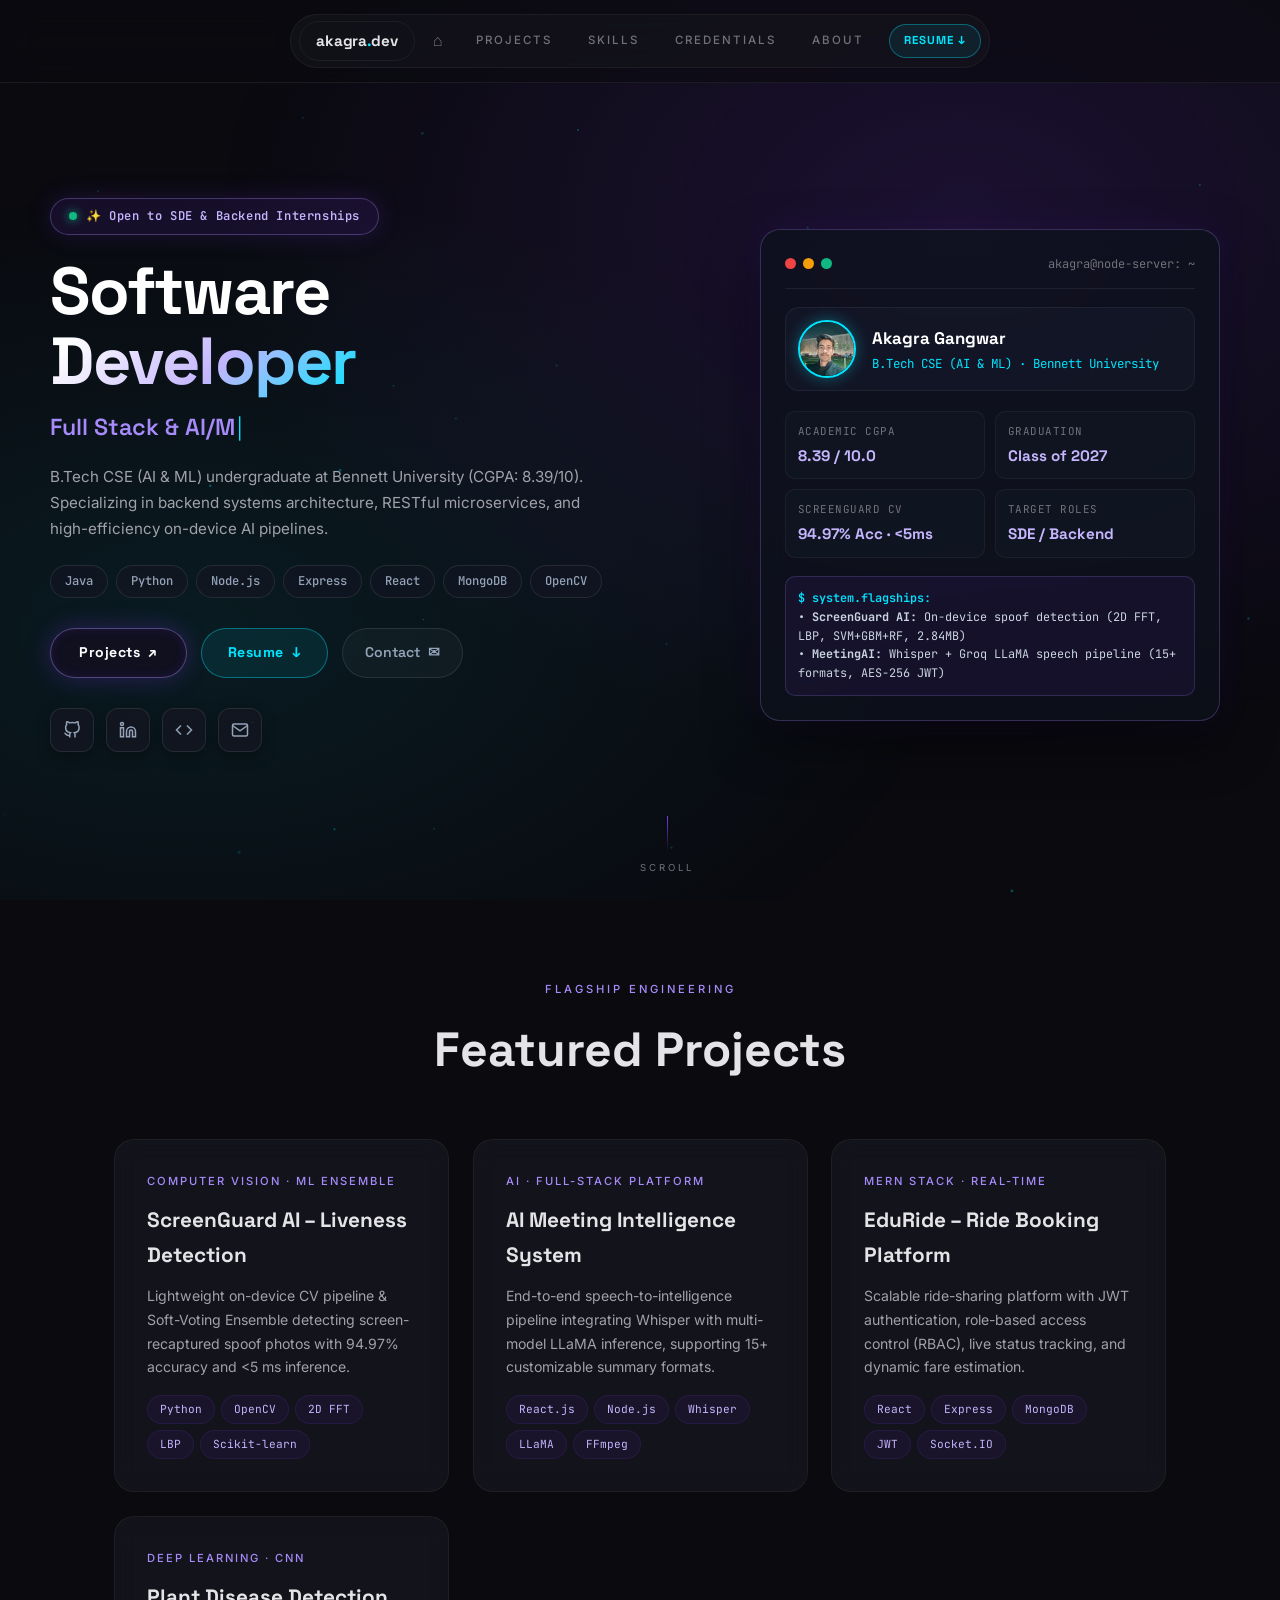
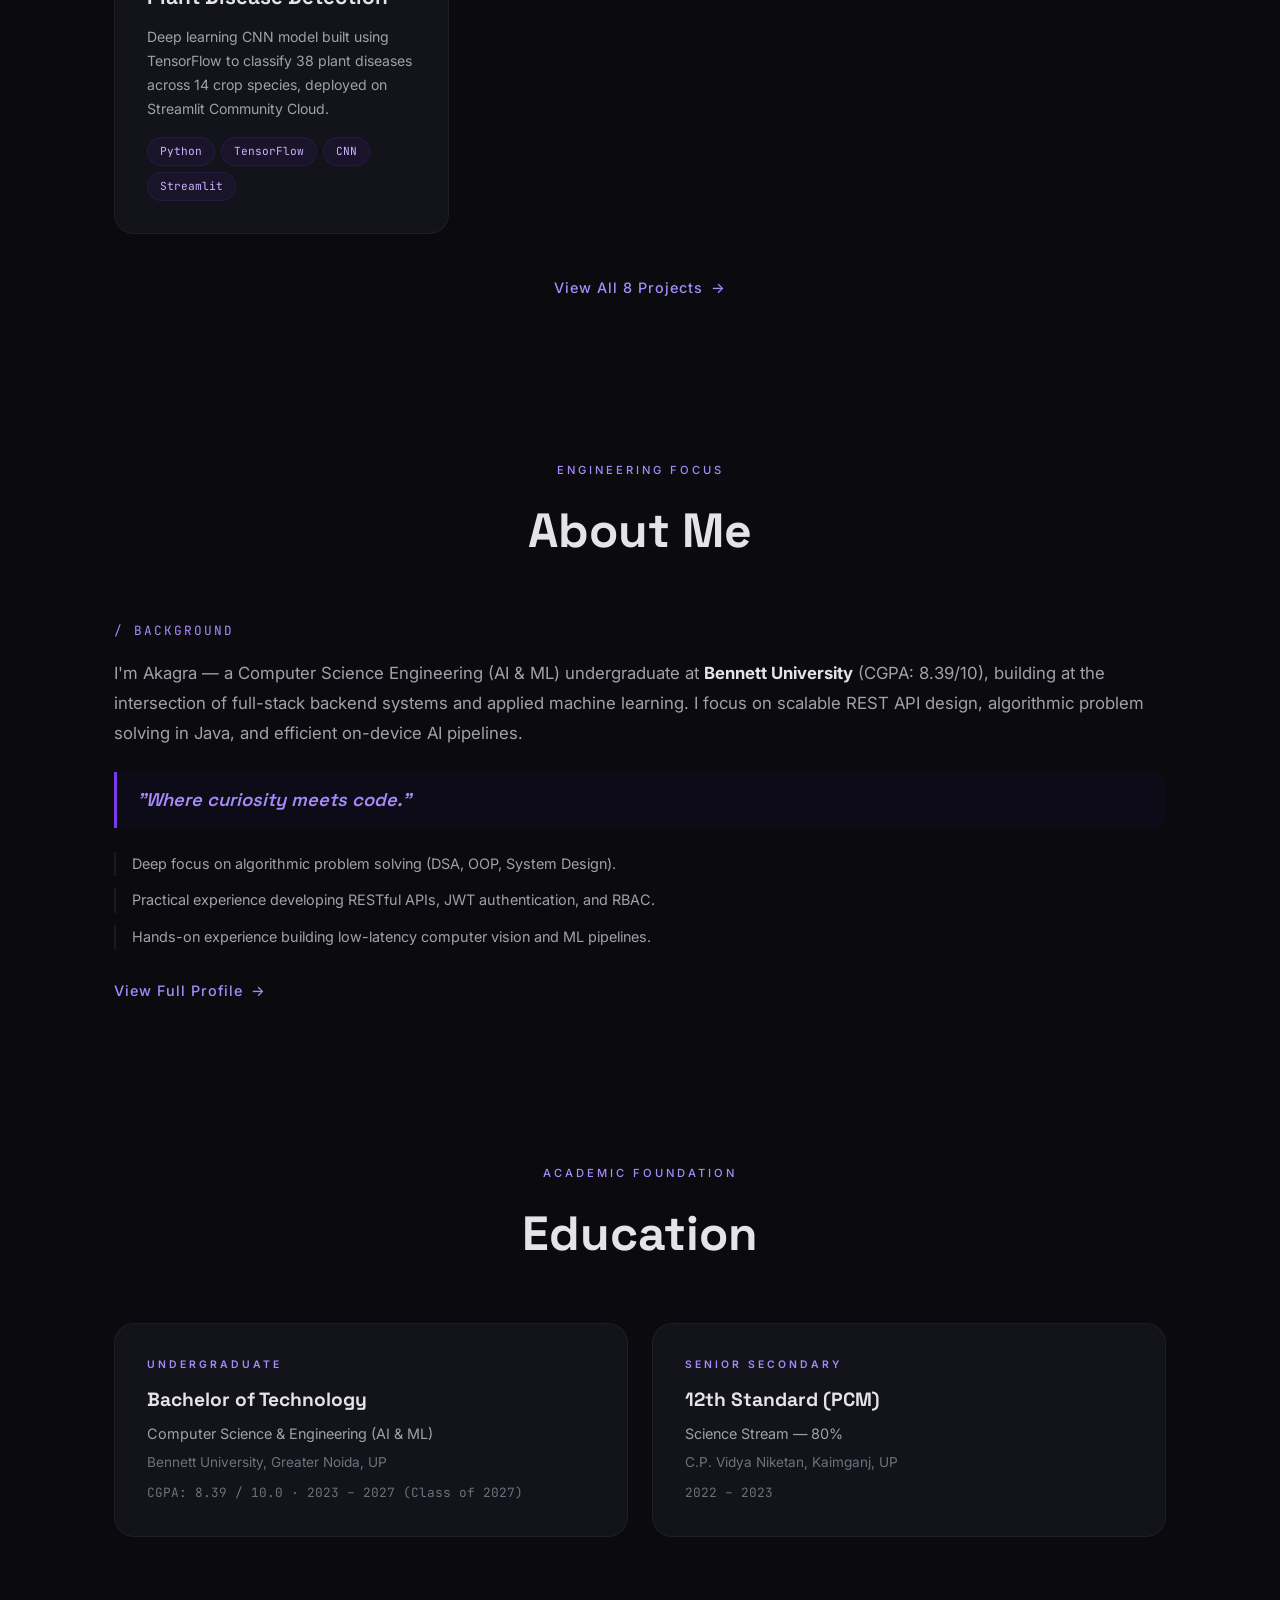
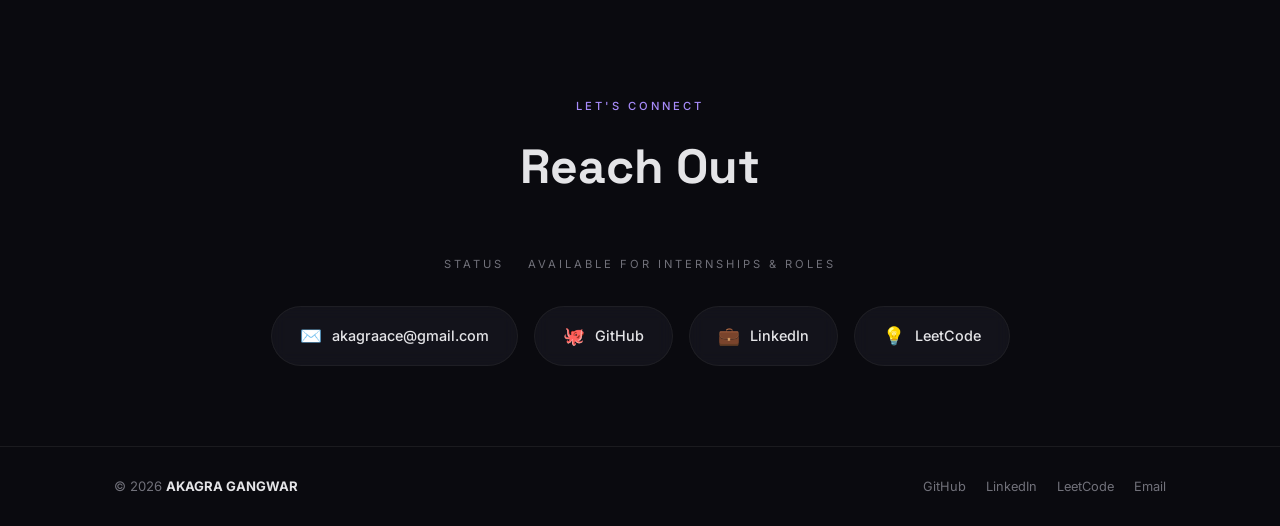
<file: index.html>
<!DOCTYPE html>
<html lang="en">
<head>
    <meta charset="UTF-8">
    <meta name="viewport" content="width=device-width, initial-scale=1.0">
    <title>Akagra Gangwar — Software Developer | Backend & Applied AI</title>
    <meta name="description" content="Akagra Gangwar — Computer Science (AI & ML) student at Bennett University. Building scalable backend architectures, RESTful systems, and applied AI pipelines.">
    <link rel="preconnect" href="https://fonts.googleapis.com">
    <link rel="preconnect" href="https://fonts.gstatic.com" crossorigin>
    <link href="https://fonts.googleapis.com/css2?family=Inter:wght@300;400;500;600;700;800;900&family=Space+Grotesk:wght@400;500;600;700;800&family=JetBrains+Mono:wght@400;500;600&display=swap" rel="stylesheet">
    <link rel="stylesheet" href="style.css">
</head>
<body>
    <div class="cursor-glow" id="cursorGlow"></div>
    <canvas id="particleCanvas"></canvas>

    <!-- Navigation (Recruiter Friendly) -->
    <nav class="navbar" id="navbar">
        <div class="nav-center">
            <a href="index.html" class="nav-logo-box">akagra<span class="logo-dot">.</span>dev</a>
            <a href="index.html" class="nav-home active" aria-label="Home">⌂</a>
            <a href="projects.html" class="nav-link">PROJECTS</a>
            <a href="skills.html" class="nav-link">SKILLS</a>
            <a href="credentials.html" class="nav-link">CREDENTIALS</a>
            <a href="about.html" class="nav-link">ABOUT</a>
            <a href="resume.pdf" target="_blank" rel="noopener noreferrer" class="nav-resume-btn">RESUME <span class="nav-resume-arrow">↓</span></a>
        </div>
        <button class="nav-toggle" id="navToggle" aria-label="Menu"><span></span><span></span><span></span></button>
    </nav>
    <div class="mobile-menu" id="mobileMenu">
        <a href="index.html" class="mobile-link">HOME</a>
        <a href="projects.html" class="mobile-link">PROJECTS</a>
        <a href="skills.html" class="mobile-link">SKILLS</a>
        <a href="credentials.html" class="mobile-link">CREDENTIALS</a>
        <a href="about.html" class="mobile-link">ABOUT</a>
        <a href="resume.pdf" target="_blank" rel="noopener noreferrer" class="mobile-link mobile-resume-link">RESUME (PDF) ↓</a>
    </div>

    <!-- Hero Section (Redesigned with Reference Image 2 Inspiration) -->
    <section class="hero" id="hero">
        <div class="hero-container">
            <!-- Left Column: Content & Actions -->
            <div class="hero-left">
                <div class="hero-badge" data-animate="fade-up" data-delay="0">
                    <span class="badge-dot"></span>
                    <span class="badge-text">✨ Open to SDE & Backend Internships</span>
                </div>

                <h1 class="hero-main-title" data-animate="fade-up" data-delay="1">
                    Software<br><span class="hero-gradient-text">Developer</span>
                </h1>

                <div class="hero-type-wrap" data-animate="fade-up" data-delay="2">
                    <span class="hero-type-text" id="heroTypewriter">Full Stack & AI/ML Developer</span><span class="type-cursor">|</span>
                </div>

                <p class="hero-pitch" data-animate="fade-up" data-delay="3">
                    B.Tech CSE (AI &amp; ML) undergraduate at Bennett University (CGPA: 8.39/10). Specializing in backend systems architecture, RESTful microservices, and high-efficiency on-device AI pipelines.
                </p>

                <div class="hero-tech-pills" data-animate="fade-up" data-delay="4">
                    <span class="tech-pill">Java</span>
                    <span class="tech-pill">Python</span>
                    <span class="tech-pill">Node.js</span>
                    <span class="tech-pill">Express</span>
                    <span class="tech-pill">React</span>
                    <span class="tech-pill">MongoDB</span>
                    <span class="tech-pill">OpenCV</span>
                </div>

                <div class="hero-actions" data-animate="fade-up" data-delay="5">
                    <a href="projects.html" class="hero-btn-primary">
                        <span>Projects</span>
                        <span class="btn-arrow">↗</span>
                    </a>
                    <a href="resume.pdf" target="_blank" rel="noopener noreferrer" class="hero-btn-secondary">
                        <span>Resume</span>
                        <span class="btn-arrow">↓</span>
                    </a>
                    <a href="#contact" class="hero-btn-glass">
                        <span>Contact</span>
                        <span>✉</span>
                    </a>
                </div>

                <div class="hero-social-row" data-animate="fade-up" data-delay="6">
                    <a href="https://github.com/Akagra12" target="_blank" rel="noopener noreferrer" class="social-glass-btn" aria-label="GitHub">
                        <svg width="18" height="18" viewBox="0 0 24 24" fill="none" stroke="currentColor" stroke-width="2"><path d="M9 19c-5 1.5-5-2.5-7-3m14 6v-3.87a3.37 3.37 0 0 0-.94-2.61c3.14-.35 6.44-1.54 6.44-7A5.44 5.44 0 0 0 20 4.77 5.07 5.07 0 0 0 19.91 1S18.73.65 16 2.48a13.38 13.38 0 0 0-7 0C6.27.65 5.09 1 5.09 1A5.07 5.07 0 0 0 5 4.77a5.44 5.44 0 0 0-1.5 3.78c0 5.42 3.3 6.61 6.44 7A3.37 3.37 0 0 0 9 18.13V22"></path></svg>
                    </a>
                    <a href="https://linkedin.com/in/akagra-gangwar-0a6770281" target="_blank" rel="noopener noreferrer" class="social-glass-btn" aria-label="LinkedIn">
                        <svg width="18" height="18" viewBox="0 0 24 24" fill="none" stroke="currentColor" stroke-width="2"><path d="M16 8a6 6 0 0 1 6 6v7h-4v-7a2 2 0 0 0-2-2 2 2 0 0 0-2 2v7h-4v-7a6 6 0 0 1 6-6z"></path><rect x="2" y="9" width="4" height="12"></rect><circle cx="4" cy="4" r="2"></circle></svg>
                    </a>
                    <a href="https://leetcode.com/u/Akagra1/" target="_blank" rel="noopener noreferrer" class="social-glass-btn" aria-label="LeetCode">
                        <svg width="18" height="18" viewBox="0 0 24 24" fill="none" stroke="currentColor" stroke-width="2"><polyline points="16 18 22 12 16 6"></polyline><polyline points="8 6 2 12 8 18"></polyline></svg>
                    </a>
                    <a href="mailto:akagraace@gmail.com" class="social-glass-btn" aria-label="Email">
                        <svg width="18" height="18" viewBox="0 0 24 24" fill="none" stroke="currentColor" stroke-width="2"><path d="M4 4h16c1.1 0 2 .9 2 2v12c0 1.1-.9 2-2 2H4c-1.1 0-2-.9-2-2V6c0-1.1.9-2 2-2z"></path><polyline points="22,6 12,13 2,6"></polyline></svg>
                    </a>
                </div>
            </div>

            <!-- Right Column: Interactive Developer Telemetry Card -->
            <div class="hero-right" data-animate="fade-up" data-delay="3">
                <div class="hero-console-card">
                    <div class="console-header">
                        <div class="console-dots">
                            <span class="console-dot dot-red"></span>
                            <span class="console-dot dot-yellow"></span>
                            <span class="console-dot dot-green"></span>
                        </div>
                        <span class="console-title">akagra@node-server: ~</span>
                    </div>

                    <div class="console-avatar-row">
                        <img src="profile.jpg" alt="Akagra Gangwar" class="console-avatar">
                        <div class="console-profile-info">
                            <h4>Akagra Gangwar</h4>
                            <p>B.Tech CSE (AI &amp; ML) · Bennett University</p>
                        </div>
                    </div>

                    <div class="console-metrics-grid">
                        <div class="console-metric-item">
                            <span class="metric-label">Academic CGPA</span>
                            <span class="metric-value">8.39 / 10.0</span>
                        </div>
                        <div class="console-metric-item">
                            <span class="metric-label">Graduation</span>
                            <span class="metric-value">Class of 2027</span>
                        </div>
                        <div class="console-metric-item">
                            <span class="metric-label">ScreenGuard CV</span>
                            <span class="metric-value">94.97% Acc · &lt;5ms</span>
                        </div>
                        <div class="console-metric-item">
                            <span class="metric-label">Target Roles</span>
                            <span class="metric-value">SDE / Backend</span>
                        </div>
                    </div>

                    <div class="console-flagship-box">
                        <span class="flagship-highlight">$ system.flagships:</span><br>
                        • <strong>ScreenGuard AI:</strong> On-device spoof detection (2D FFT, LBP, SVM+GBM+RF, 2.84MB)<br>
                        • <strong>MeetingAI:</strong> Whisper + Groq LLaMA speech pipeline (15+ formats, AES-256 JWT)
                    </div>
                </div>
            </div>
        </div>

        <div class="scroll-indicator"><div class="scroll-line"></div><span>SCROLL</span></div>
    </section>

    <!-- Featured Projects (Highlighted Flagships) -->
    <section class="section" id="featured">
        <div class="container">
            <div class="section-header">
                <span class="section-tag">Flagship Engineering</span>
                <h2 class="section-title">Featured Projects</h2>
            </div>
            <div class="featured-grid">
                <!-- Flagship 1: ScreenGuard AI -->
                <div class="card-3d" data-tilt>
                    <div class="card-3d-inner project-card-home">
                        <span class="card-label">Computer Vision · ML Ensemble</span>
                        <h3>ScreenGuard AI – Liveness Detection</h3>
                        <p>Lightweight on-device CV pipeline &amp; Soft-Voting Ensemble detecting screen-recaptured spoof photos with 94.97% accuracy and &lt;5 ms inference.</p>
                        <div class="card-tech"><span>Python</span><span>OpenCV</span><span>2D FFT</span><span>LBP</span><span>Scikit-learn</span></div>
                    </div>
                </div>

                <!-- Flagship 2: AI Meeting Intelligence System -->
                <div class="card-3d" data-tilt>
                    <div class="card-3d-inner project-card-home">
                        <span class="card-label">AI · Full-Stack Platform</span>
                        <h3>AI Meeting Intelligence System</h3>
                        <p>End-to-end speech-to-intelligence pipeline integrating Whisper with multi-model LLaMA inference, supporting 15+ customizable summary formats.</p>
                        <div class="card-tech"><span>React.js</span><span>Node.js</span><span>Whisper</span><span>LLaMA</span><span>FFmpeg</span></div>
                    </div>
                </div>

                <!-- Core 3: EduRide -->
                <div class="card-3d" data-tilt>
                    <div class="card-3d-inner project-card-home">
                        <span class="card-label">MERN Stack · Real-Time</span>
                        <h3>EduRide – Ride Booking Platform</h3>
                        <p>Scalable ride-sharing platform with JWT authentication, role-based access control (RBAC), live status tracking, and dynamic fare estimation.</p>
                        <div class="card-tech"><span>React</span><span>Express</span><span>MongoDB</span><span>JWT</span><span>Socket.IO</span></div>
                    </div>
                </div>

                <!-- Core 4: Plant Disease Detection -->
                <div class="card-3d" data-tilt>
                    <div class="card-3d-inner project-card-home">
                        <span class="card-label">Deep Learning · CNN</span>
                        <h3>Plant Disease Detection</h3>
                        <p>Deep learning CNN model built using TensorFlow to classify 38 plant diseases across 14 crop species, deployed on Streamlit Community Cloud.</p>
                        <div class="card-tech"><span>Python</span><span>TensorFlow</span><span>CNN</span><span>Streamlit</span></div>
                    </div>
                </div>
            </div>
            <div class="view-all-link">
                <a href="projects.html" class="btn-view-all">View All 8 Projects <span class="arrow">→</span></a>
            </div>
        </div>
    </section>

    <!-- About Summary -->
    <section class="section" id="about-preview">
        <div class="container">
            <div class="section-header">
                <span class="section-tag">Engineering Focus</span>
                <h2 class="section-title">About Me</h2>
            </div>
            <div class="about-home">
                <div class="about-home-left">
                    <span class="about-slash">/ BACKGROUND</span>
                    <p class="about-intro">I'm Akagra — a Computer Science Engineering (AI &amp; ML) undergraduate at <strong>Bennett University</strong> (CGPA: 8.39/10), building at the intersection of full-stack backend systems and applied machine learning. I focus on scalable REST API design, algorithmic problem solving in Java, and efficient on-device AI pipelines.</p>
                    <div class="about-quote-block">
                        <p>"Where curiosity meets code."</p>
                    </div>
                    <div class="about-traits">
                        <div class="trait">Deep focus on algorithmic problem solving (DSA, OOP, System Design).</div>
                        <div class="trait">Practical experience developing RESTful APIs, JWT authentication, and RBAC.</div>
                        <div class="trait">Hands-on experience building low-latency computer vision and ML pipelines.</div>
                    </div>
                    <a href="about.html" class="btn-view-all">View Full Profile <span class="arrow">→</span></a>
                </div>
            </div>
        </div>
    </section>

    <!-- Education Journey -->
    <section class="section" id="experience">
        <div class="container">
            <div class="section-header">
                <span class="section-tag">Academic Foundation</span>
                <h2 class="section-title">Education</h2>
            </div>
            <div class="exp-grid">
                <div class="card-3d" data-tilt>
                    <div class="card-3d-inner exp-card">
                        <span class="exp-type">UNDERGRADUATE</span>
                        <h3>Bachelor of Technology</h3>
                        <p class="exp-sub">Computer Science &amp; Engineering (AI &amp; ML)</p>
                        <p class="exp-org">Bennett University, Greater Noida, UP</p>
                        <p class="exp-detail">CGPA: 8.39 / 10.0 · 2023 – 2027 (Class of 2027)</p>
                    </div>
                </div>
                <div class="card-3d" data-tilt>
                    <div class="card-3d-inner exp-card">
                        <span class="exp-type">SENIOR SECONDARY</span>
                        <h3>12th Standard (PCM)</h3>
                        <p class="exp-sub">Science Stream — 80%</p>
                        <p class="exp-org">C.P. Vidya Niketan, Kaimganj, UP</p>
                        <p class="exp-detail">2022 – 2023</p>
                    </div>
                </div>
            </div>
        </div>
    </section>

    <!-- Reach Out -->
    <section class="section" id="contact">
        <div class="container">
            <div class="section-header">
                <span class="section-tag">Let's Connect</span>
                <h2 class="section-title contact-title">Reach Out</h2>
            </div>
            <div class="contact-bar">
                <span class="contact-tag">STATUS</span>
                <span class="contact-tag">Available for Internships &amp; Roles</span>
            </div>
            <div class="contact-links">
                <a href="mailto:akagraace@gmail.com" class="contact-pill">
                    <span class="pill-icon">✉️</span> akagraace@gmail.com
                </a>
                <a href="https://github.com/Akagra12" target="_blank" rel="noopener noreferrer" class="contact-pill">
                    <span class="pill-icon">🐙</span> GitHub
                </a>
                <a href="https://linkedin.com/in/akagra-gangwar-0a6770281" target="_blank" rel="noopener noreferrer" class="contact-pill">
                    <span class="pill-icon">💼</span> LinkedIn
                </a>
                <a href="https://leetcode.com/u/Akagra1/" target="_blank" rel="noopener noreferrer" class="contact-pill">
                    <span class="pill-icon">💡</span> LeetCode
                </a>
            </div>
        </div>
    </section>

    <!-- Footer -->
    <footer class="footer">
        <div class="container footer-content">
            <p>© 2026 <strong>AKAGRA GANGWAR</strong></p>
            <div class="footer-links">
                <a href="https://github.com/Akagra12" target="_blank" rel="noopener noreferrer">GitHub</a>
                <a href="https://linkedin.com/in/akagra-gangwar-0a6770281" target="_blank" rel="noopener noreferrer">LinkedIn</a>
                <a href="https://leetcode.com/u/Akagra1/" target="_blank" rel="noopener noreferrer">LeetCode</a>
                <a href="mailto:akagraace@gmail.com">Email</a>
            </div>
        </div>
    </footer>
    <script src="script.js"></script>
</body>
</html>
</file>
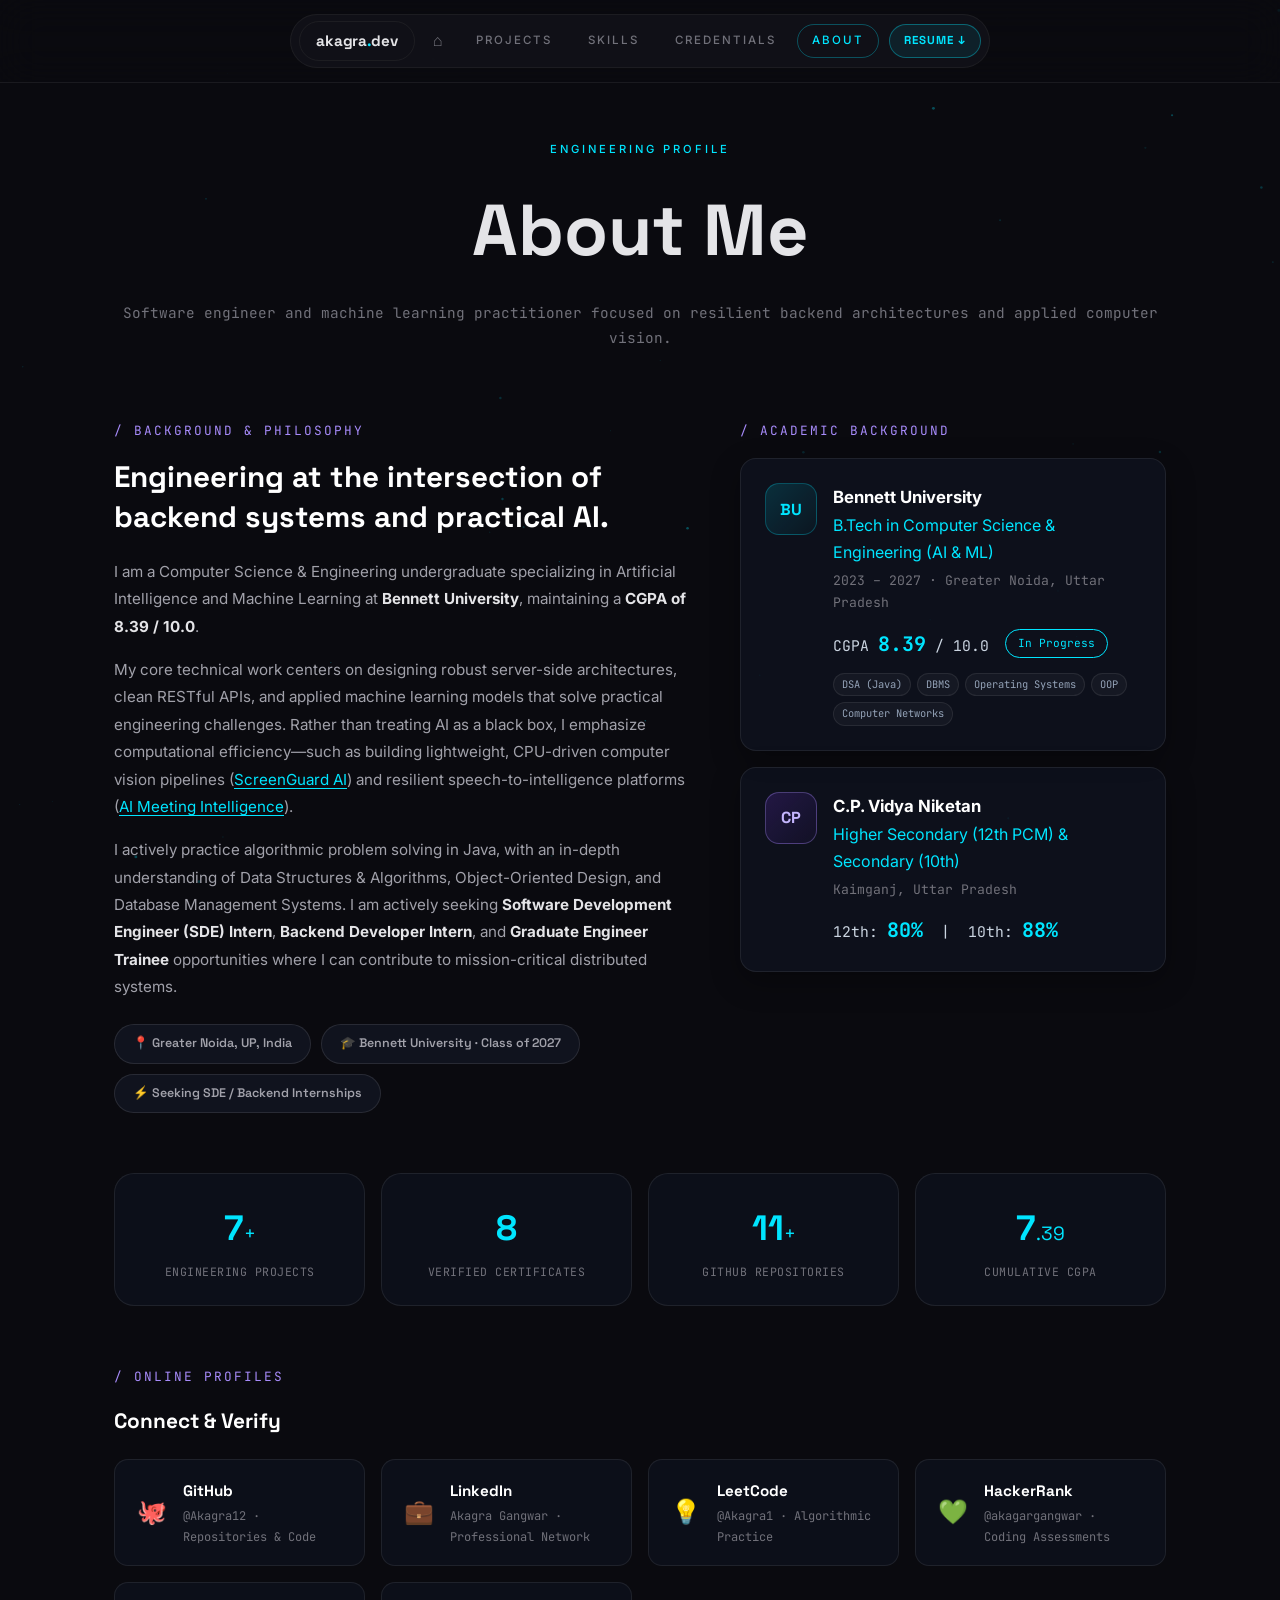
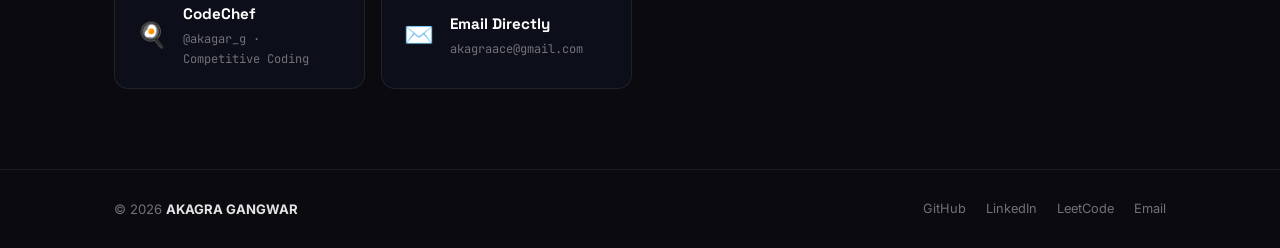
<file: about.html>
<!DOCTYPE html>
<html lang="en">
<head>
    <meta charset="UTF-8">
    <meta name="viewport" content="width=device-width, initial-scale=1.0">
    <title>About — Akagra Gangwar | Software Engineer &amp; AI Developer</title>
    <meta name="description" content="About Akagra Gangwar: Computer Science Engineering (AI &amp; ML) undergraduate at Bennett University (CGPA 8.39/10). Specializing in backend development, scalable REST APIs, and applied machine learning.">
    <link rel="preconnect" href="https://fonts.googleapis.com">
    <link rel="preconnect" href="https://fonts.gstatic.com" crossorigin>
    <link href="https://fonts.googleapis.com/css2?family=Inter:wght@300;400;500;600;700;800;900&family=Space+Grotesk:wght@400;500;600;700;800&family=JetBrains+Mono:wght@400;500;600&display=swap" rel="stylesheet">
    <link rel="stylesheet" href="style.css">
    <link rel="stylesheet" href="pages.css">
</head>
<body>
    <div class="cursor-glow" id="cursorGlow"></div>
    <canvas id="particleCanvas"></canvas>

    <!-- Navigation -->
    <nav class="navbar" id="navbar">
        <div class="nav-center">
            <a href="index.html" class="nav-logo-box">akagra<span class="logo-dot">.</span>dev</a>
            <a href="index.html" class="nav-home" aria-label="Home">⌂</a>
            <a href="projects.html" class="nav-link">PROJECTS</a>
            <a href="skills.html" class="nav-link">SKILLS</a>
            <a href="credentials.html" class="nav-link">CREDENTIALS</a>
            <a href="about.html" class="nav-link active">ABOUT</a>
            <a href="resume.pdf" target="_blank" rel="noopener noreferrer" class="nav-resume-btn">RESUME <span class="nav-resume-arrow">↓</span></a>
        </div>
        <button class="nav-toggle" id="navToggle" aria-label="Menu"><span></span><span></span><span></span></button>
    </nav>
    <div class="mobile-menu" id="mobileMenu">
        <a href="index.html" class="mobile-link">HOME</a>
        <a href="projects.html" class="mobile-link">PROJECTS</a>
        <a href="skills.html" class="mobile-link">SKILLS</a>
        <a href="credentials.html" class="mobile-link">CREDENTIALS</a>
        <a href="about.html" class="mobile-link">ABOUT</a>
        <a href="resume.pdf" target="_blank" rel="noopener noreferrer" class="mobile-link mobile-resume-link">RESUME (PDF) ↓</a>
    </div>

    <!-- Page Hero -->
    <section class="page-hero">
        <div class="container">
            <span class="section-tag cyan">ENGINEERING PROFILE</span>
            <h1 class="page-title-big">About Me</h1>
            <p class="page-sub">Software engineer and machine learning practitioner focused on resilient backend architectures and applied computer vision.</p>
        </div>
    </section>

    <section class="section" style="padding-top: 10px;">
        <div class="container">

            <!-- Profile & Background Grid -->
            <div class="persona-grid">
                <div class="persona-left">
                    <span class="about-slash">/ BACKGROUND &amp; PHILOSOPHY</span>
                    <h2 class="persona-hi">Engineering at the intersection of backend systems and practical AI.</h2>
                    <p>I am a Computer Science &amp; Engineering undergraduate specializing in Artificial Intelligence and Machine Learning at <strong class="cyan-text">Bennett University</strong>, maintaining a <strong>CGPA of 8.39 / 10.0</strong>.</p>
                    <p>My core technical work centers on designing robust server-side architectures, clean RESTful APIs, and applied machine learning models that solve practical engineering challenges. Rather than treating AI as a black box, I emphasize computational efficiency—such as building lightweight, CPU-driven computer vision pipelines (<a href="projects.html" class="inline-link">ScreenGuard AI</a>) and resilient speech-to-intelligence platforms (<a href="projects.html" class="inline-link">AI Meeting Intelligence</a>).</p>
                    <p>I actively practice algorithmic problem solving in Java, with an in-depth understanding of Data Structures &amp; Algorithms, Object-Oriented Design, and Database Management Systems. I am actively seeking <strong>Software Development Engineer (SDE) Intern</strong>, <strong>Backend Developer Intern</strong>, and <strong>Graduate Engineer Trainee</strong> opportunities where I can contribute to mission-critical distributed systems.</p>
                    
                    <div class="persona-badges">
                        <span class="p-badge">📍 Greater Noida, UP, India</span>
                        <span class="p-badge">🎓 Bennett University · Class of 2027</span>
                        <span class="p-badge">⚡ Seeking SDE / Backend Internships</span>
                    </div>
                </div>

                <div class="persona-right">
                    <span class="about-slash">/ ACADEMIC BACKGROUND</span>
                    <div class="edu-card-container">
                        <!-- Bennett University -->
                        <div class="edu-card">
                            <div class="edu-logo">BU</div>
                            <div class="edu-info">
                                <h4>Bennett University</h4>
                                <p class="cyan-text">B.Tech in Computer Science &amp; Engineering (AI &amp; ML)</p>
                                <p class="edu-year">2023 – 2027 · Greater Noida, Uttar Pradesh</p>
                                <div class="edu-stat">
                                    <span class="edu-cgpa">CGPA <strong class="cyan-text">8.39</strong> / 10.0</span>
                                    <span class="edu-yr-badge">In Progress</span>
                                </div>
                                <div class="edu-coursework">
                                    <span>DSA (Java)</span><span>DBMS</span><span>Operating Systems</span><span>OOP</span><span>Computer Networks</span>
                                </div>
                            </div>
                        </div>

                        <!-- C.P. Vidya Niketan -->
                        <div class="edu-card" style="margin-top: 16px;">
                            <div class="edu-logo cp">CP</div>
                            <div class="edu-info">
                                <h4>C.P. Vidya Niketan</h4>
                                <p class="cyan-text">Higher Secondary (12th PCM) &amp; Secondary (10th)</p>
                                <p class="edu-year">Kaimganj, Uttar Pradesh</p>
                                <div class="edu-stat">
                                    <span class="edu-cgpa">12th: <strong class="cyan-text">80%</strong> &nbsp;|&nbsp; 10th: <strong class="cyan-text">88%</strong></span>
                                </div>
                            </div>
                        </div>
                    </div>
                </div>
            </div>

            <!-- Verified Key Metrics -->
            <div class="stats-row">
                <div class="stat-box">
                    <span class="stat-num cyan-text" data-count="8">0</span><span class="stat-plus">+</span>
                    <p>ENGINEERING PROJECTS</p>
                </div>
                <div class="stat-box">
                    <span class="stat-num cyan-text" data-count="10">0</span>
                    <p>VERIFIED CERTIFICATES</p>
                </div>
                <div class="stat-box">
                    <span class="stat-num cyan-text" data-count="14">0</span><span class="stat-plus">+</span>
                    <p>GITHUB REPOSITORIES</p>
                </div>
                <div class="stat-box">
                    <span class="stat-num cyan-text" data-count="8">0</span><span class="stat-plus">.39</span>
                    <p>CUMULATIVE CGPA</p>
                </div>
            </div>

            <!-- Connect & Social Profiles -->
            <div class="connect-section">
                <span class="about-slash">/ ONLINE PROFILES</span>
                <h3 class="find-title">Connect &amp; Verify</h3>
                <div class="social-grid">
                    <a href="https://github.com/Akagra12" target="_blank" rel="noopener noreferrer" class="social-card">
                        <div class="social-icon">🐙</div>
                        <div>
                            <strong>GitHub</strong>
                            <p>@Akagra12 · Repositories &amp; Code</p>
                        </div>
                    </a>
                    <a href="https://linkedin.com/in/akagra-gangwar-0a6770281" target="_blank" rel="noopener noreferrer" class="social-card">
                        <div class="social-icon">💼</div>
                        <div>
                            <strong>LinkedIn</strong>
                            <p>Akagra Gangwar · Professional Network</p>
                        </div>
                    </a>
                    <a href="https://leetcode.com/u/Akagra1/" target="_blank" rel="noopener noreferrer" class="social-card">
                        <div class="social-icon">💡</div>
                        <div>
                            <strong>LeetCode</strong>
                            <p>@Akagra1 · Algorithmic Practice</p>
                        </div>
                    </a>
                    <a href="https://www.hackerrank.com/profile/akagargangwar" target="_blank" rel="noopener noreferrer" class="social-card">
                        <div class="social-icon">💚</div>
                        <div>
                            <strong>HackerRank</strong>
                            <p>@akagargangwar · Coding Assessments</p>
                        </div>
                    </a>
                    <a href="https://www.codechef.com/users/akagar_g" target="_blank" rel="noopener noreferrer" class="social-card">
                        <div class="social-icon">🍳</div>
                        <div>
                            <strong>CodeChef</strong>
                            <p>@akagar_g · Competitive Coding</p>
                        </div>
                    </a>
                    <a href="mailto:akagraace@gmail.com" class="social-card">
                        <div class="social-icon">✉️</div>
                        <div>
                            <strong>Email Directly</strong>
                            <p>akagraace@gmail.com</p>
                        </div>
                    </a>
                </div>
            </div>

        </div>
    </section>

    <!-- Footer -->
    <footer class="footer">
        <div class="container footer-content">
            <p>© 2026 <strong>AKAGRA GANGWAR</strong></p>
            <div class="footer-links">
                <a href="https://github.com/Akagra12" target="_blank" rel="noopener noreferrer">GitHub</a>
                <a href="https://linkedin.com/in/akagra-gangwar-0a6770281" target="_blank" rel="noopener noreferrer">LinkedIn</a>
                <a href="https://leetcode.com/u/Akagra1/" target="_blank" rel="noopener noreferrer">LeetCode</a>
                <a href="mailto:akagraace@gmail.com">Email</a>
            </div>
        </div>
    </footer>

    <script src="script.js"></script>
</body>
</html>
</file>
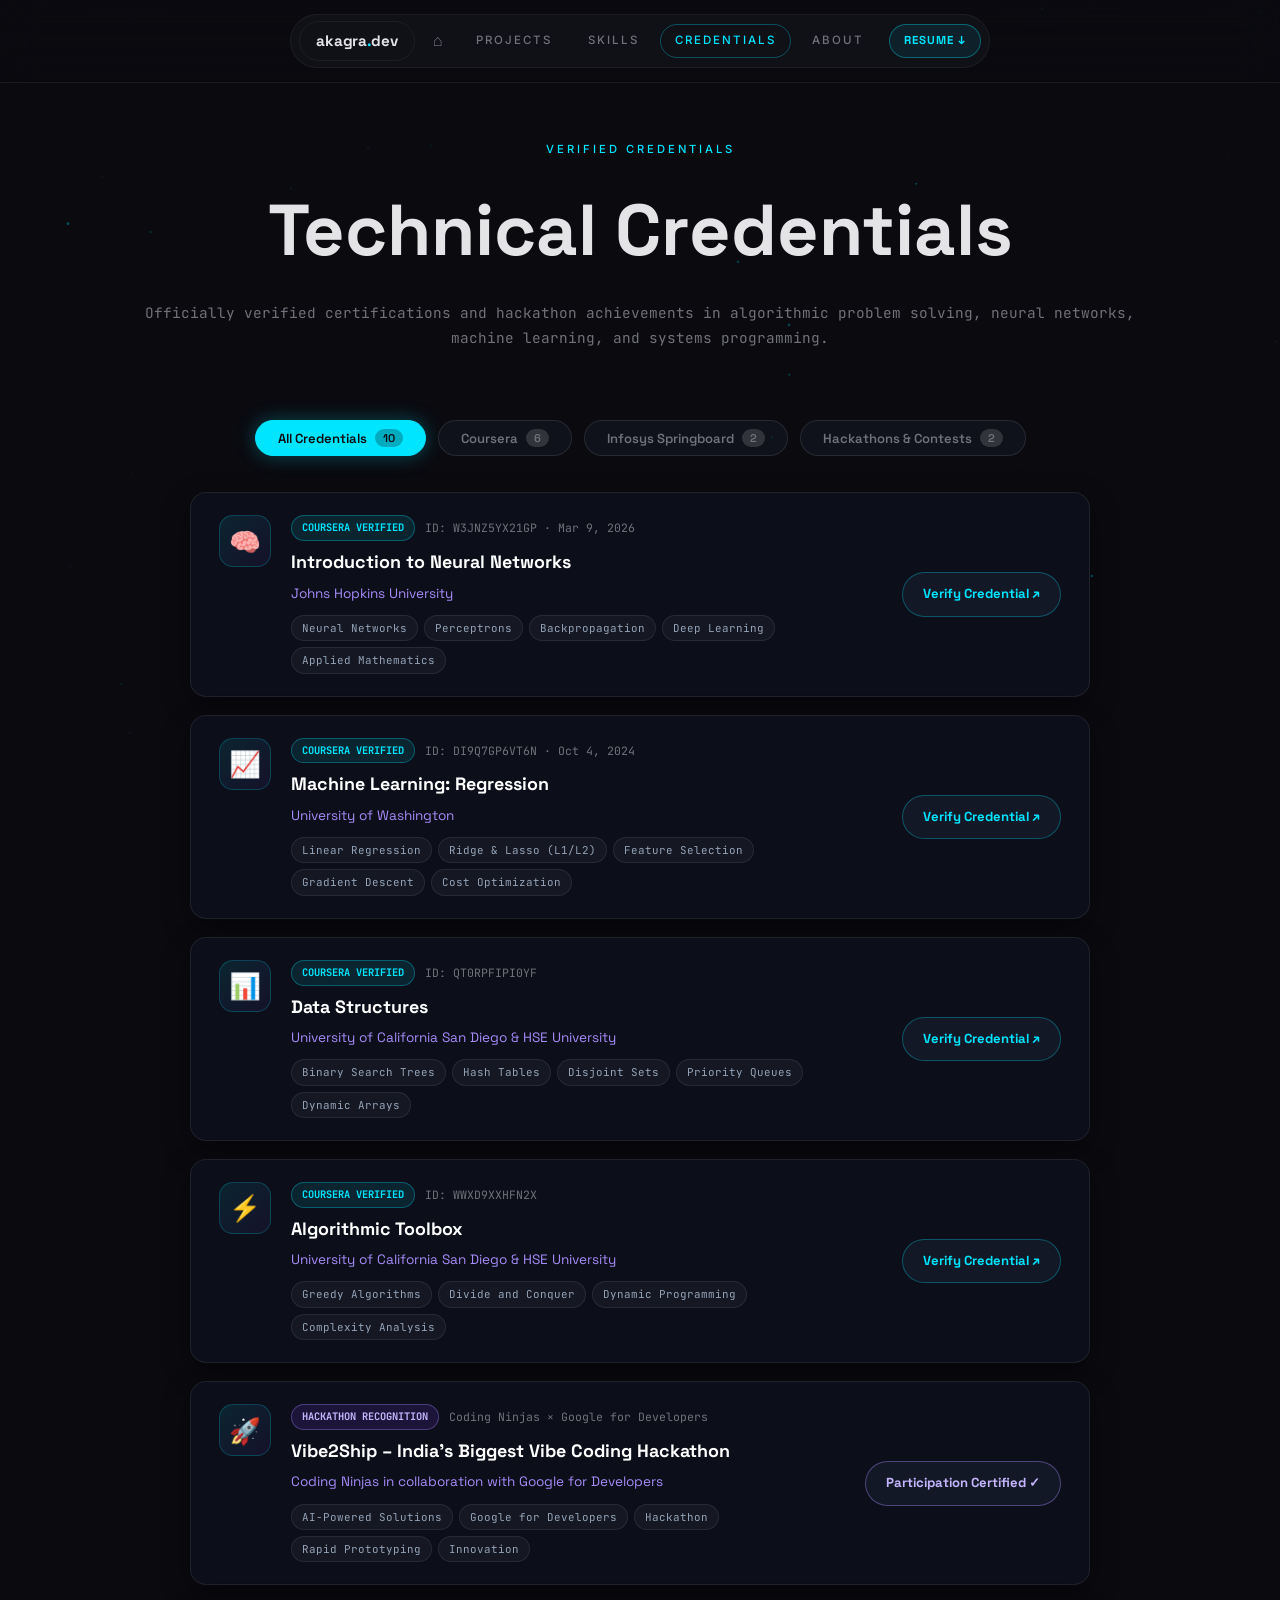
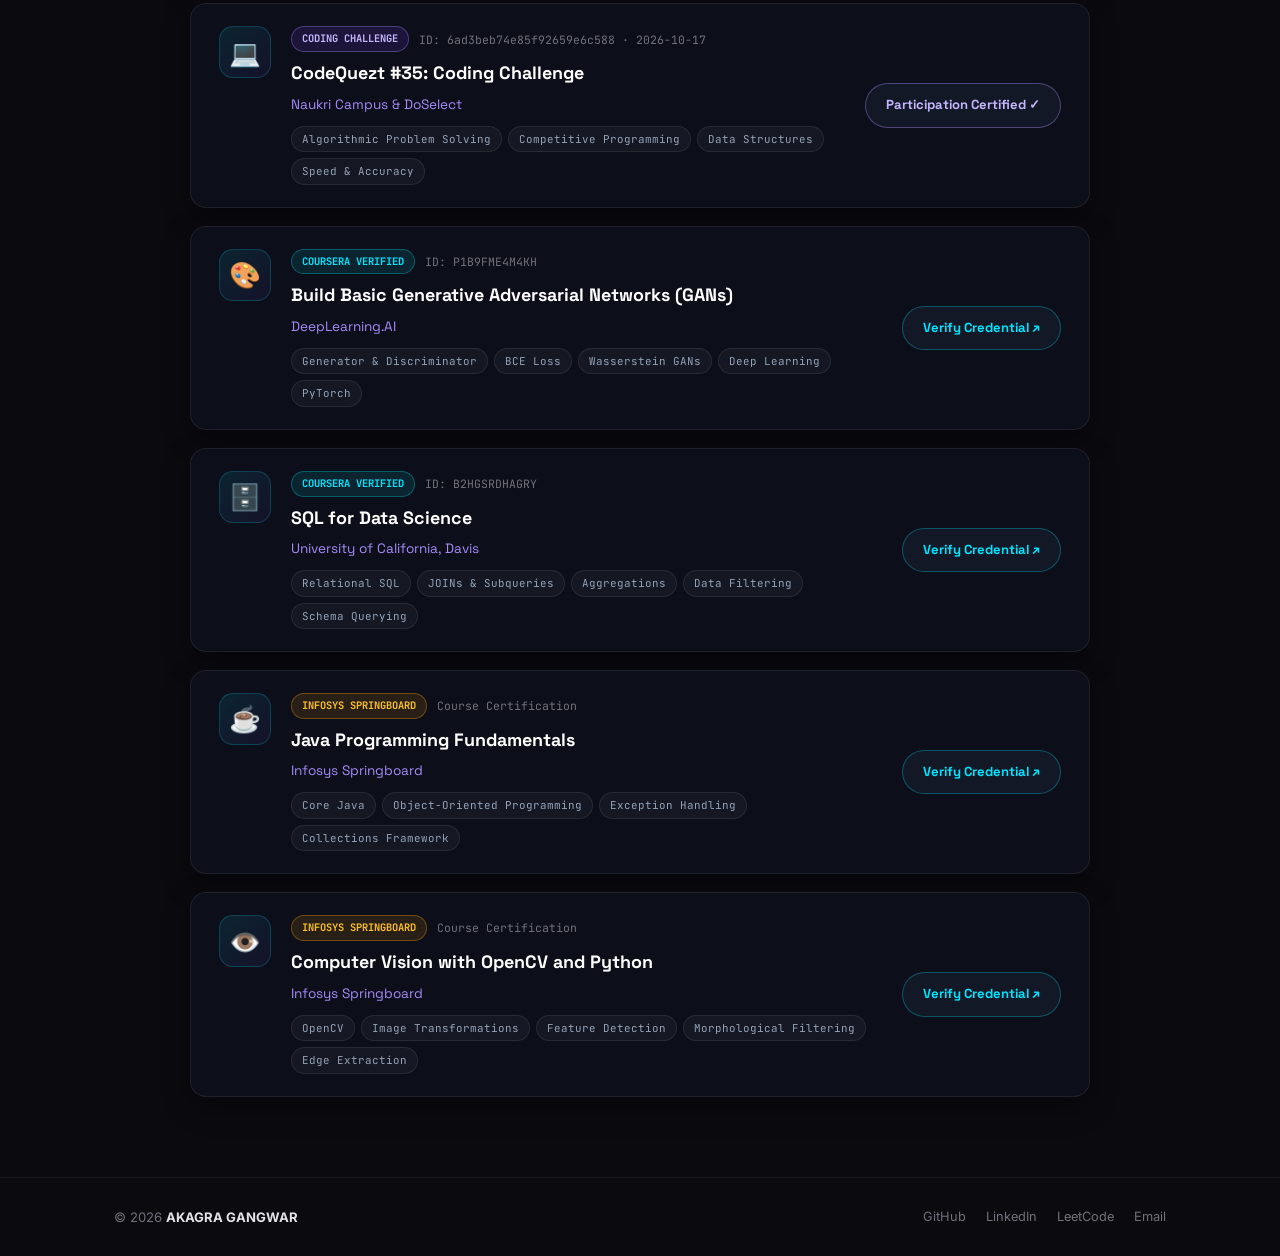
<file: credentials.html>
<!DOCTYPE html>
<html lang="en">
<head>
    <meta charset="UTF-8">
    <meta name="viewport" content="width=device-width, initial-scale=1.0">
    <title>Certifications &amp; Credentials — Akagra Gangwar</title>
    <meta name="description" content="Verified technical credentials, certifications, and hackathon achievements of Akagra Gangwar across Data Structures, Algorithms, Machine Learning, Neural Networks, Java, SQL, and Computer Vision.">
    <link rel="preconnect" href="https://fonts.googleapis.com">
    <link rel="preconnect" href="https://fonts.gstatic.com" crossorigin>
    <link href="https://fonts.googleapis.com/css2?family=Inter:wght@300;400;500;600;700;800;900&family=Space+Grotesk:wght@400;500;600;700;800&family=JetBrains+Mono:wght@400;500;600&display=swap" rel="stylesheet">
    <link rel="stylesheet" href="style.css">
    <link rel="stylesheet" href="pages.css">
</head>
<body>
    <div class="cursor-glow" id="cursorGlow"></div>
    <canvas id="particleCanvas"></canvas>

    <!-- Navigation -->
    <nav class="navbar" id="navbar">
        <div class="nav-center">
            <a href="index.html" class="nav-logo-box">akagra<span class="logo-dot">.</span>dev</a>
            <a href="index.html" class="nav-home" aria-label="Home">⌂</a>
            <a href="projects.html" class="nav-link">PROJECTS</a>
            <a href="skills.html" class="nav-link">SKILLS</a>
            <a href="credentials.html" class="nav-link active">CREDENTIALS</a>
            <a href="about.html" class="nav-link">ABOUT</a>
            <a href="resume.pdf" target="_blank" rel="noopener noreferrer" class="nav-resume-btn">RESUME <span class="nav-resume-arrow">↓</span></a>
        </div>
        <button class="nav-toggle" id="navToggle" aria-label="Menu"><span></span><span></span><span></span></button>
    </nav>
    <div class="mobile-menu" id="mobileMenu">
        <a href="index.html" class="mobile-link">HOME</a>
        <a href="projects.html" class="mobile-link">PROJECTS</a>
        <a href="skills.html" class="mobile-link">SKILLS</a>
        <a href="credentials.html" class="mobile-link">CREDENTIALS</a>
        <a href="about.html" class="mobile-link">ABOUT</a>
        <a href="resume.pdf" target="_blank" rel="noopener noreferrer" class="mobile-link mobile-resume-link">RESUME (PDF) ↓</a>
    </div>

    <!-- Page Hero -->
    <section class="page-hero">
        <div class="container">
            <span class="section-tag cyan">VERIFIED CREDENTIALS</span>
            <h1 class="page-title-big">Technical Credentials</h1>
            <p class="page-sub">Officially verified certifications and hackathon achievements in algorithmic problem solving, neural networks, machine learning, and systems programming.</p>
        </div>
    </section>

    <section class="section" style="padding-top: 10px;">
        <div class="container">
            <!-- Filter Pills -->
            <div class="filter-pills">
                <button class="pill active" data-filter="all">All Credentials <span class="pill-count">10</span></button>
                <button class="pill" data-filter="coursera">Coursera <span class="pill-count">6</span></button>
                <button class="pill" data-filter="infosys">Infosys Springboard <span class="pill-count">2</span></button>
                <button class="pill" data-filter="competition">Hackathons &amp; Contests <span class="pill-count">2</span></button>
            </div>

            <!-- Credentials List / Grid -->
            <div class="cred-timeline">

                <!-- 1. Introduction to Neural Networks (Johns Hopkins University) -->
                <div class="cred-entry-card" data-category="coursera">
                    <div class="cred-card-left">
                        <div class="cred-icon-box ml">🧠</div>
                        <div class="cred-main-info">
                            <div class="cred-header-meta">
                                <span class="cred-badge coursera">Coursera Verified</span>
                                <span class="cred-id">ID: W3JNZ5YX21GP · Mar 9, 2026</span>
                            </div>
                            <h3>Introduction to Neural Networks</h3>
                            <p class="cred-institution">Johns Hopkins University</p>
                            <div class="cred-tags">
                                <span>Neural Networks</span>
                                <span>Perceptrons</span>
                                <span>Backpropagation</span>
                                <span>Deep Learning</span>
                                <span>Applied Mathematics</span>
                            </div>
                        </div>
                    </div>
                    <div class="cred-card-right">
                        <a href="https://coursera.org/verify/W3JNZ5YX21GP" target="_blank" rel="noopener noreferrer" class="cred-verify-btn">Verify Credential ↗</a>
                    </div>
                </div>

                <!-- 2. Machine Learning: Regression (University of Washington) -->
                <div class="cred-entry-card" data-category="coursera">
                    <div class="cred-card-left">
                        <div class="cred-icon-box ml">📈</div>
                        <div class="cred-main-info">
                            <div class="cred-header-meta">
                                <span class="cred-badge coursera">Coursera Verified</span>
                                <span class="cred-id">ID: DI9Q7GP6VT6N · Oct 4, 2024</span>
                            </div>
                            <h3>Machine Learning: Regression</h3>
                            <p class="cred-institution">University of Washington</p>
                            <div class="cred-tags">
                                <span>Linear Regression</span>
                                <span>Ridge &amp; Lasso (L1/L2)</span>
                                <span>Feature Selection</span>
                                <span>Gradient Descent</span>
                                <span>Cost Optimization</span>
                            </div>
                        </div>
                    </div>
                    <div class="cred-card-right">
                        <a href="https://coursera.org/verify/DI9Q7GP6VT6N" target="_blank" rel="noopener noreferrer" class="cred-verify-btn">Verify Credential ↗</a>
                    </div>
                </div>

                <!-- 3. Data Structures (UCSD & HSE) -->
                <div class="cred-entry-card" data-category="coursera">
                    <div class="cred-card-left">
                        <div class="cred-icon-box ds">📊</div>
                        <div class="cred-main-info">
                            <div class="cred-header-meta">
                                <span class="cred-badge coursera">Coursera Verified</span>
                                <span class="cred-id">ID: QT0RPFIPI0YF</span>
                            </div>
                            <h3>Data Structures</h3>
                            <p class="cred-institution">University of California San Diego &amp; HSE University</p>
                            <div class="cred-tags">
                                <span>Binary Search Trees</span>
                                <span>Hash Tables</span>
                                <span>Disjoint Sets</span>
                                <span>Priority Queues</span>
                                <span>Dynamic Arrays</span>
                            </div>
                        </div>
                    </div>
                    <div class="cred-card-right">
                        <a href="https://www.coursera.org/account/accomplishments/verify/QT0RPFIPI0YF" target="_blank" rel="noopener noreferrer" class="cred-verify-btn">Verify Credential ↗</a>
                    </div>
                </div>

                <!-- 4. Algorithmic Toolbox (UCSD & HSE) -->
                <div class="cred-entry-card" data-category="coursera">
                    <div class="cred-card-left">
                        <div class="cred-icon-box algo">⚡</div>
                        <div class="cred-main-info">
                            <div class="cred-header-meta">
                                <span class="cred-badge coursera">Coursera Verified</span>
                                <span class="cred-id">ID: WWXD9XXHFN2X</span>
                            </div>
                            <h3>Algorithmic Toolbox</h3>
                            <p class="cred-institution">University of California San Diego &amp; HSE University</p>
                            <div class="cred-tags">
                                <span>Greedy Algorithms</span>
                                <span>Divide and Conquer</span>
                                <span>Dynamic Programming</span>
                                <span>Complexity Analysis</span>
                            </div>
                        </div>
                    </div>
                    <div class="cred-card-right">
                        <a href="https://www.coursera.org/account/accomplishments/verify/WWXD9XXHFN2X" target="_blank" rel="noopener noreferrer" class="cred-verify-btn">Verify Credential ↗</a>
                    </div>
                </div>

                <!-- 5. Vibe2Ship Hackathon (Coding Ninjas & Google for Developers) -->
                <div class="cred-entry-card" data-category="competition">
                    <div class="cred-card-left">
                        <div class="cred-icon-box ml">🚀</div>
                        <div class="cred-main-info">
                            <div class="cred-header-meta">
                                <span class="cred-badge competition">Hackathon Recognition</span>
                                <span class="cred-id">Coding Ninjas × Google for Developers</span>
                            </div>
                            <h3>Vibe2Ship – India's Biggest Vibe Coding Hackathon</h3>
                            <p class="cred-institution">Coding Ninjas in collaboration with Google for Developers</p>
                            <div class="cred-tags">
                                <span>AI-Powered Solutions</span>
                                <span>Google for Developers</span>
                                <span>Hackathon</span>
                                <span>Rapid Prototyping</span>
                                <span>Innovation</span>
                            </div>
                        </div>
                    </div>
                    <div class="cred-card-right">
                        <span class="cred-verify-btn" style="cursor: default; border-color: rgba(167, 139, 250, 0.4); color: #c4b5fd;">Participation Certified ✓</span>
                    </div>
                </div>

                <!-- 6. CodeQuezt #35: Coding Challenge (Naukri Campus / DoSelect) -->
                <div class="cred-entry-card" data-category="competition">
                    <div class="cred-card-left">
                        <div class="cred-icon-box algo">💻</div>
                        <div class="cred-main-info">
                            <div class="cred-header-meta">
                                <span class="cred-badge competition">Coding Challenge</span>
                                <span class="cred-id">ID: 6ad3beb74e85f92659e6c588 · 2026-10-17</span>
                            </div>
                            <h3>CodeQuezt #35: Coding Challenge</h3>
                            <p class="cred-institution">Naukri Campus &amp; DoSelect</p>
                            <div class="cred-tags">
                                <span>Algorithmic Problem Solving</span>
                                <span>Competitive Programming</span>
                                <span>Data Structures</span>
                                <span>Speed &amp; Accuracy</span>
                            </div>
                        </div>
                    </div>
                    <div class="cred-card-right">
                        <span class="cred-verify-btn" style="cursor: default; border-color: rgba(167, 139, 250, 0.4); color: #c4b5fd;">Participation Certified ✓</span>
                    </div>
                </div>

                <!-- 7. Build Basic Generative Adversarial Networks (GANs) -->
                <div class="cred-entry-card" data-category="coursera">
                    <div class="cred-card-left">
                        <div class="cred-icon-box gan">🎨</div>
                        <div class="cred-main-info">
                            <div class="cred-header-meta">
                                <span class="cred-badge coursera">Coursera Verified</span>
                                <span class="cred-id">ID: P1B9FME4M4KH</span>
                            </div>
                            <h3>Build Basic Generative Adversarial Networks (GANs)</h3>
                            <p class="cred-institution">DeepLearning.AI</p>
                            <div class="cred-tags">
                                <span>Generator &amp; Discriminator</span>
                                <span>BCE Loss</span>
                                <span>Wasserstein GANs</span>
                                <span>Deep Learning</span>
                                <span>PyTorch</span>
                            </div>
                        </div>
                    </div>
                    <div class="cred-card-right">
                        <a href="https://www.coursera.org/account/accomplishments/verify/P1B9FME4M4KH" target="_blank" rel="noopener noreferrer" class="cred-verify-btn">Verify Credential ↗</a>
                    </div>
                </div>

                <!-- 8. SQL for Data Science -->
                <div class="cred-entry-card" data-category="coursera">
                    <div class="cred-card-left">
                        <div class="cred-icon-box sql">🗄️</div>
                        <div class="cred-main-info">
                            <div class="cred-header-meta">
                                <span class="cred-badge coursera">Coursera Verified</span>
                                <span class="cred-id">ID: B2HGSRDHAGRY</span>
                            </div>
                            <h3>SQL for Data Science</h3>
                            <p class="cred-institution">University of California, Davis</p>
                            <div class="cred-tags">
                                <span>Relational SQL</span>
                                <span>JOINs &amp; Subqueries</span>
                                <span>Aggregations</span>
                                <span>Data Filtering</span>
                                <span>Schema Querying</span>
                            </div>
                        </div>
                    </div>
                    <div class="cred-card-right">
                        <a href="https://www.coursera.org/account/accomplishments/verify/B2HGSRDHAGRY" target="_blank" rel="noopener noreferrer" class="cred-verify-btn">Verify Credential ↗</a>
                    </div>
                </div>

                <!-- 9. Java Programming Fundamentals (Infosys Springboard) -->
                <div class="cred-entry-card" data-category="infosys">
                    <div class="cred-card-left">
                        <div class="cred-icon-box java">☕</div>
                        <div class="cred-main-info">
                            <div class="cred-header-meta">
                                <span class="cred-badge infosys">Infosys Springboard</span>
                                <span class="cred-id">Course Certification</span>
                            </div>
                            <h3>Java Programming Fundamentals</h3>
                            <p class="cred-institution">Infosys Springboard</p>
                            <div class="cred-tags">
                                <span>Core Java</span>
                                <span>Object-Oriented Programming</span>
                                <span>Exception Handling</span>
                                <span>Collections Framework</span>
                            </div>
                        </div>
                    </div>
                    <div class="cred-card-right">
                        <a href="https://infyspringboard.onwingspan.com/web/en/app/toc/lex_auth_01384203240484864010470_shared/overview" target="_blank" rel="noopener noreferrer" class="cred-verify-btn">Verify Credential ↗</a>
                    </div>
                </div>

                <!-- 10. Computer Vision with OpenCV and Python (Infosys Springboard) -->
                <div class="cred-entry-card" data-category="infosys">
                    <div class="cred-card-left">
                        <div class="cred-icon-box cv">👁️</div>
                        <div class="cred-main-info">
                            <div class="cred-header-meta">
                                <span class="cred-badge infosys">Infosys Springboard</span>
                                <span class="cred-id">Course Certification</span>
                            </div>
                            <h3>Computer Vision with OpenCV and Python</h3>
                            <p class="cred-institution">Infosys Springboard</p>
                            <div class="cred-tags">
                                <span>OpenCV</span>
                                <span>Image Transformations</span>
                                <span>Feature Detection</span>
                                <span>Morphological Filtering</span>
                                <span>Edge Extraction</span>
                            </div>
                        </div>
                    </div>
                    <div class="cred-card-right">
                        <a href="https://infyspringboard.onwingspan.com/web/en/app/toc/lex_auth_014157708722364416367/overview" target="_blank" rel="noopener noreferrer" class="cred-verify-btn">Verify Credential ↗</a>
                    </div>
                </div>

            </div>
        </div>
    </section>

    <!-- Footer -->
    <footer class="footer">
        <div class="container footer-content">
            <p>© 2026 <strong>AKAGRA GANGWAR</strong></p>
            <div class="footer-links">
                <a href="https://github.com/Akagra12" target="_blank" rel="noopener noreferrer">GitHub</a>
                <a href="https://linkedin.com/in/akagra-gangwar-0a6770281" target="_blank" rel="noopener noreferrer">LinkedIn</a>
                <a href="https://leetcode.com/u/Akagra1/" target="_blank" rel="noopener noreferrer">LeetCode</a>
                <a href="mailto:akagraace@gmail.com">Email</a>
            </div>
        </div>
    </footer>

    <script src="script.js"></script>
</body>
</html>
</file>
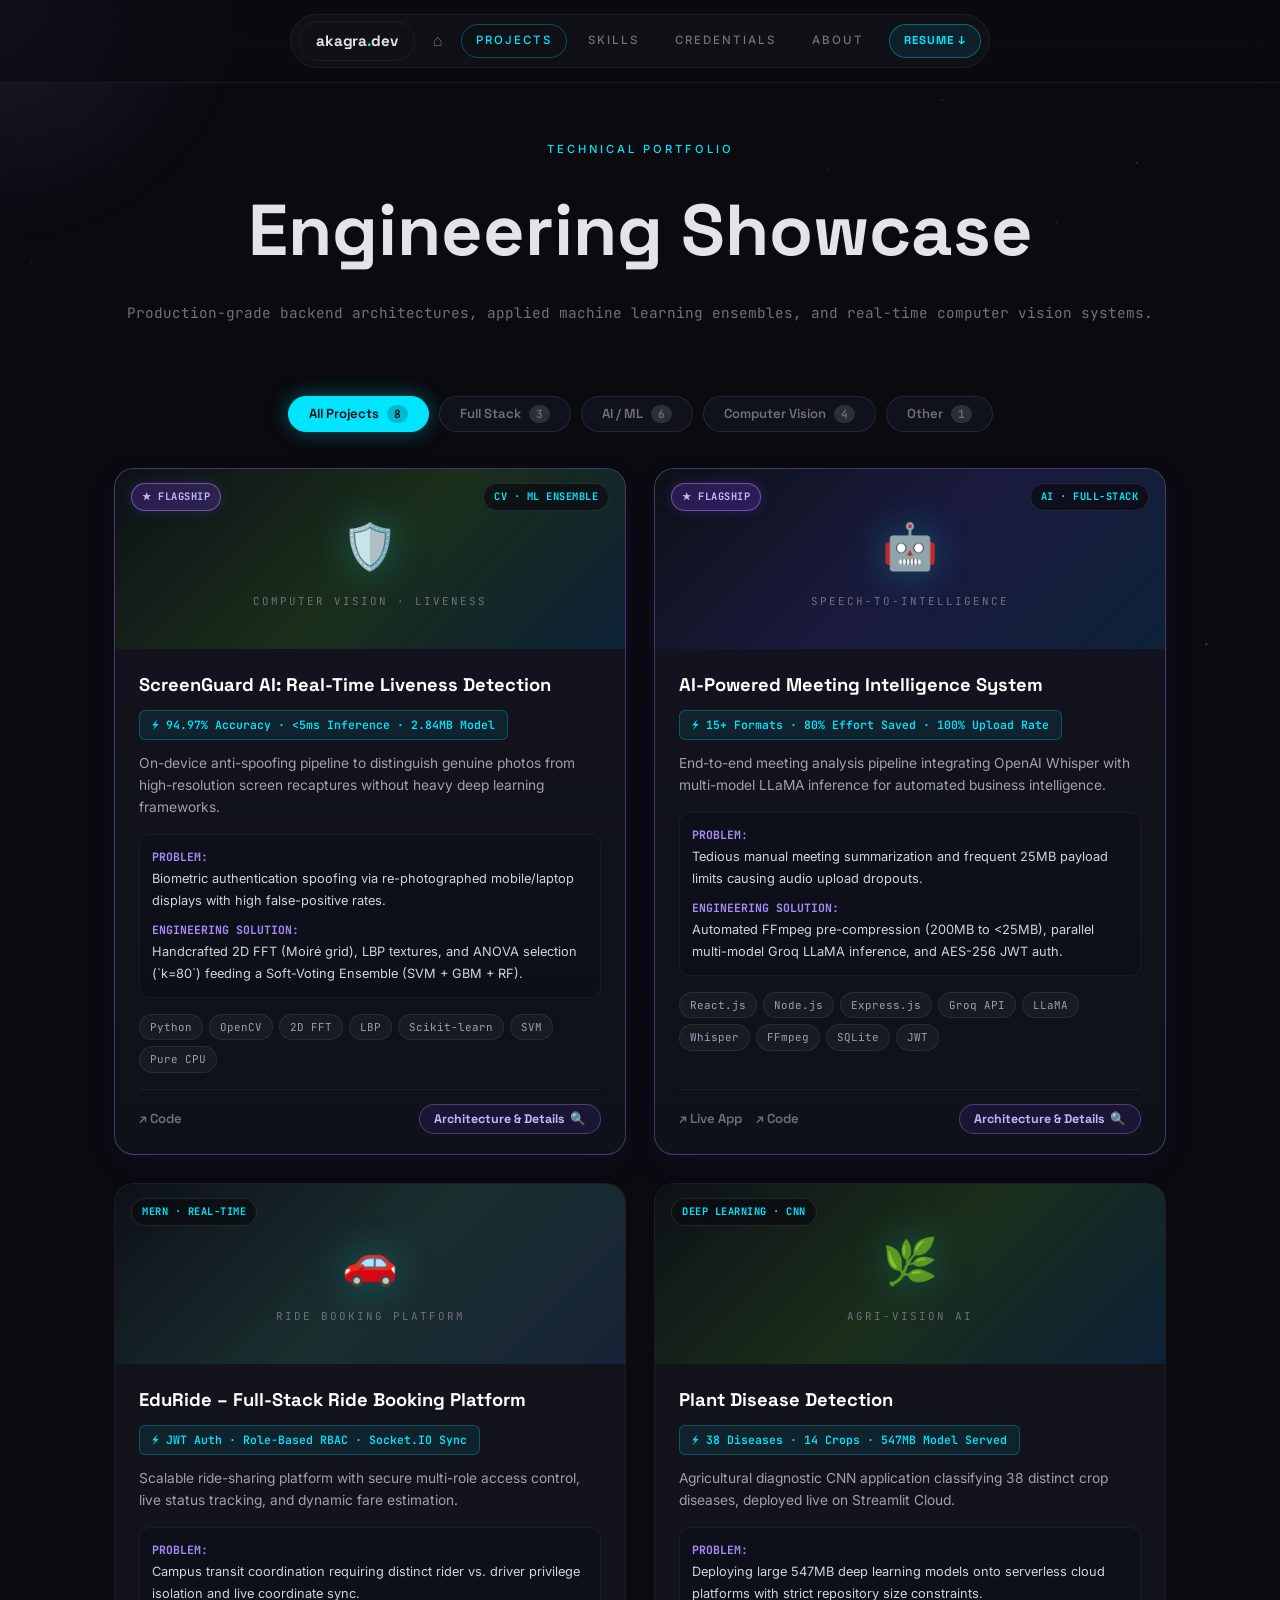
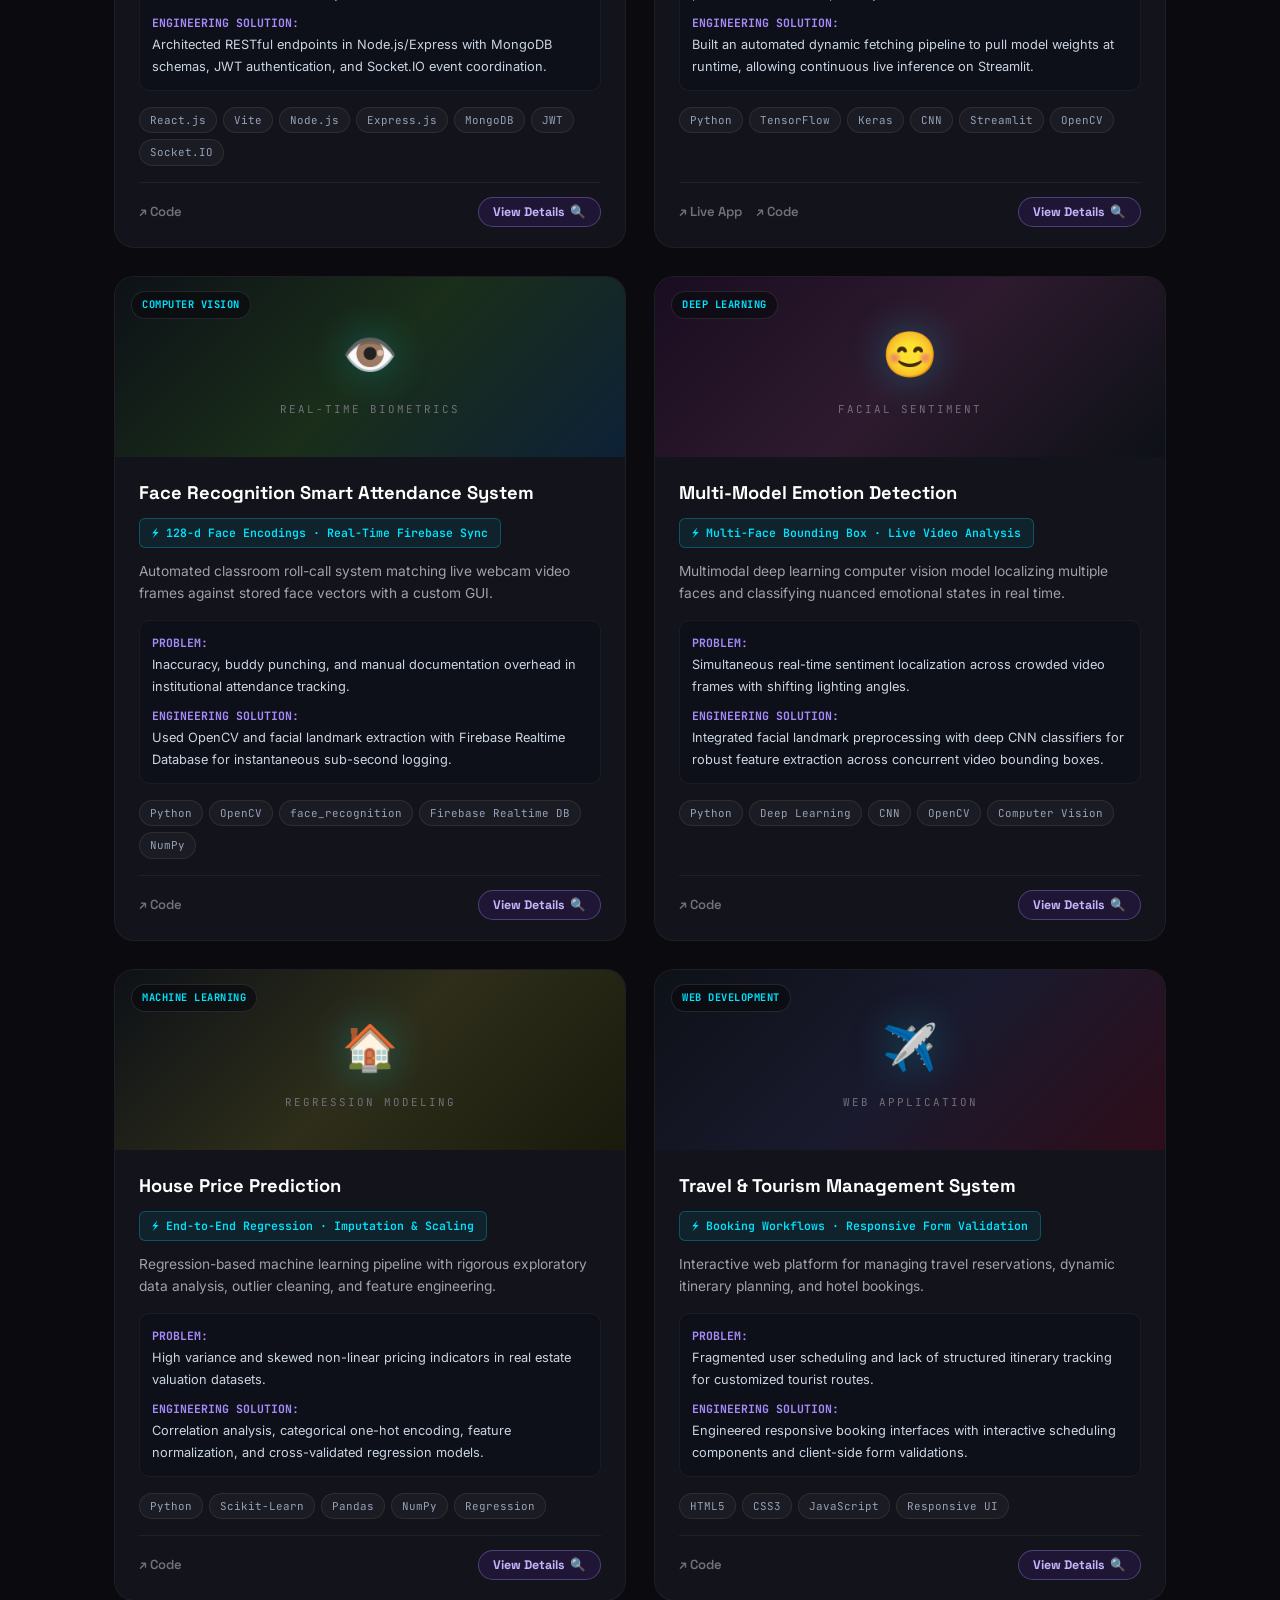
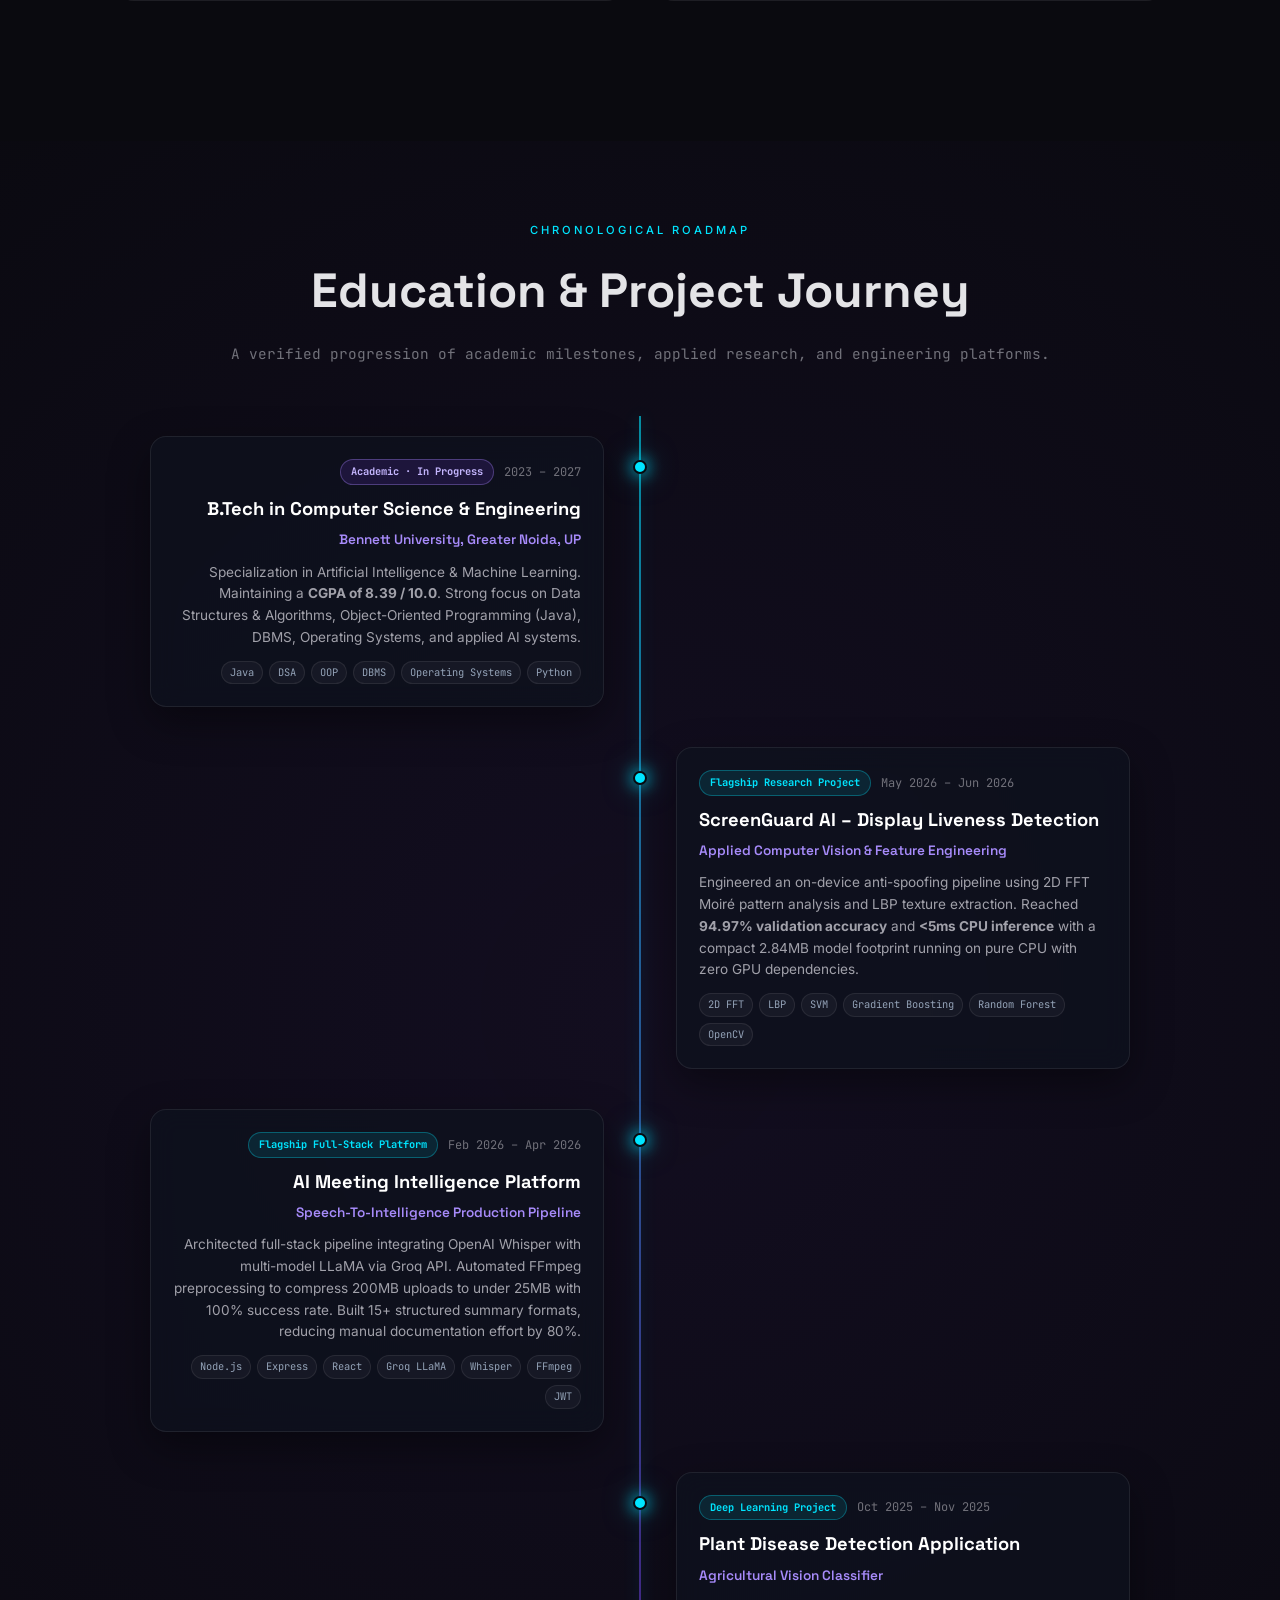
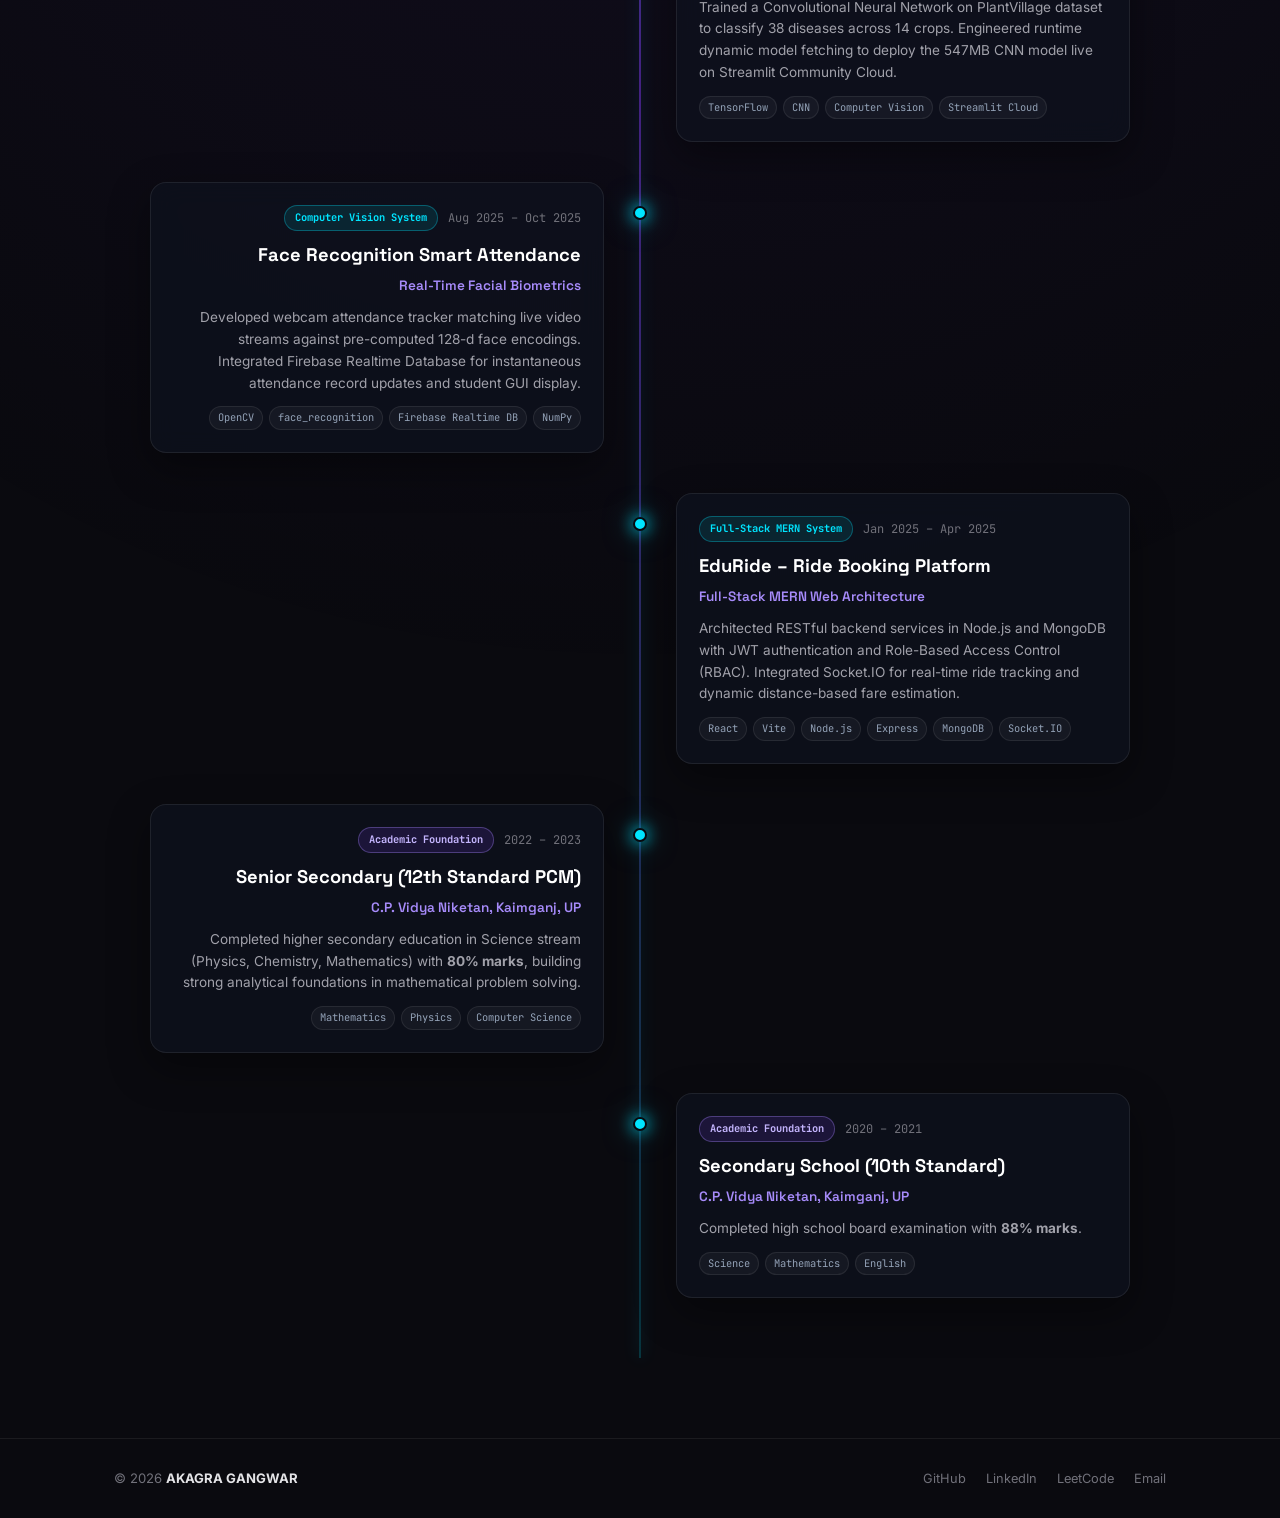
<file: projects.html>
<!DOCTYPE html>
<html lang="en">
<head>
    <meta charset="UTF-8">
    <meta name="viewport" content="width=device-width, initial-scale=1.0">
    <title>Projects & Technical Showcase — Akagra Gangwar</title>
    <meta name="description" content="Technical project portfolio of Akagra Gangwar. Featuring ScreenGuard AI, AI Meeting Intelligence, EduRide, and applied computer vision and backend systems.">
    <link rel="preconnect" href="https://fonts.googleapis.com">
    <link rel="preconnect" href="https://fonts.gstatic.com" crossorigin>
    <link href="https://fonts.googleapis.com/css2?family=Inter:wght@300;400;500;600;700;800;900&family=Space+Grotesk:wght@400;500;600;700;800&family=JetBrains+Mono:wght@400;500;600&display=swap" rel="stylesheet">
    <link rel="stylesheet" href="style.css">
    <link rel="stylesheet" href="pages.css">
</head>
<body>
    <div class="cursor-glow" id="cursorGlow"></div>
    <canvas id="particleCanvas"></canvas>

    <!-- Navigation -->
    <nav class="navbar" id="navbar">
        <div class="nav-center">
            <a href="index.html" class="nav-logo-box">akagra<span class="logo-dot">.</span>dev</a>
            <a href="index.html" class="nav-home" aria-label="Home">⌂</a>
            <a href="projects.html" class="nav-link active">PROJECTS</a>
            <a href="skills.html" class="nav-link">SKILLS</a>
            <a href="credentials.html" class="nav-link">CREDENTIALS</a>
            <a href="about.html" class="nav-link">ABOUT</a>
            <a href="Akagra Gangwar(Software Development).pdf" target="_blank" rel="noopener noreferrer" class="nav-resume-btn">RESUME <span class="nav-resume-arrow">↓</span></a>
        </div>
        <button class="nav-toggle" id="navToggle" aria-label="Menu"><span></span><span></span><span></span></button>
    </nav>
    <div class="mobile-menu" id="mobileMenu">
        <a href="index.html" class="mobile-link">HOME</a>
        <a href="projects.html" class="mobile-link">PROJECTS</a>
        <a href="skills.html" class="mobile-link">SKILLS</a>
        <a href="credentials.html" class="mobile-link">CREDENTIALS</a>
        <a href="about.html" class="mobile-link">ABOUT</a>
        <a href="resume.pdf" target="_blank" rel="noopener noreferrer" class="mobile-link mobile-resume-link">RESUME (PDF) ↓</a>
    </div>

    <!-- Page Header -->
    <section class="page-hero">
        <div class="container">
            <span class="section-tag cyan">TECHNICAL PORTFOLIO</span>
            <h1 class="page-title-big">Engineering Showcase</h1>
            <p class="page-sub">Production-grade backend architectures, applied machine learning ensembles, and real-time computer vision systems.</p>
        </div>
    </section>

    <!-- Project Filtering & Showcase Section -->
    <section class="section" style="padding-top: 10px;">
        <div class="container">

            <!-- Category Filter Pills -->
            <div class="project-filters">
                <button class="filter-pill active" data-filter="all">All Projects <span class="filter-count">8</span></button>
                <button class="filter-pill" data-filter="fullstack">Full Stack <span class="filter-count">3</span></button>
                <button class="filter-pill" data-filter="aiml">AI / ML <span class="filter-count">6</span></button>
                <button class="filter-pill" data-filter="cv">Computer Vision <span class="filter-count">4</span></button>
                <button class="filter-pill" data-filter="other">Other <span class="filter-count">1</span></button>
            </div>

            <!-- Projects Grid -->
            <div class="works-grid">

                <!-- 1. ScreenGuard AI (Flagship) -->
                <div class="work-card flagship" data-categories="all cv aiml" data-tilt>
                    <div class="card-top-badges">
                        <span class="badge-tag badge-flagship">★ Flagship</span>
                        <span class="badge-tag badge-cat">CV · ML Ensemble</span>
                    </div>
                    <div class="work-thumb">
                        <div class="work-thumb-inner cv-bg">
                            <span class="thumb-icon">🛡️</span>
                            <span class="thumb-label">Computer Vision · Liveness</span>
                        </div>
                    </div>
                    <div class="work-body">
                        <h3>ScreenGuard AI: Real-Time Liveness Detection</h3>
                        <div class="work-kpi-chip">⚡ 94.97% Accuracy · &lt;5ms Inference · 2.84MB Model</div>
                        <p class="card-brief">On-device anti-spoofing pipeline to distinguish genuine photos from high-resolution screen recaptures without heavy deep learning frameworks.</p>
                        
                        <div class="card-ps-grid">
                            <div class="ps-item">
                                <strong>Problem:</strong>
                                <span>Biometric authentication spoofing via re-photographed mobile/laptop displays with high false-positive rates.</span>
                            </div>
                            <div class="ps-item">
                                <strong>Engineering Solution:</strong>
                                <span>Handcrafted 2D FFT (Moiré grid), LBP textures, and ANOVA selection (`k=80`) feeding a Soft-Voting Ensemble (SVM + GBM + RF).</span>
                            </div>
                        </div>

                        <div class="card-tech-pills">
                            <span>Python</span><span>OpenCV</span><span>2D FFT</span><span>LBP</span><span>Scikit-learn</span><span>SVM</span><span>Pure CPU</span>
                        </div>

                        <div class="work-actions">
                            <div class="work-actions-left">
                                <a href="https://github.com/Akagra12/Screen_guard-ai" target="_blank" rel="noopener noreferrer">↗ Code</a>
                            </div>
                            <button class="btn-detail-trigger" data-project="screenguard">
                                <span>Architecture &amp; Details</span> <span>🔍</span>
                            </button>
                        </div>
                    </div>
                </div>

                <!-- 2. AI Meeting Intelligence (Flagship) -->
                <div class="work-card flagship" data-categories="all fullstack aiml" data-tilt>
                    <div class="card-top-badges">
                        <span class="badge-tag badge-flagship">★ Flagship</span>
                        <span class="badge-tag badge-cat">AI · Full-Stack</span>
                    </div>
                    <div class="work-thumb">
                        <div class="work-thumb-inner ai-bg">
                            <span class="thumb-icon">🤖</span>
                            <span class="thumb-label">Speech-To-Intelligence</span>
                        </div>
                    </div>
                    <div class="work-body">
                        <h3>AI-Powered Meeting Intelligence System</h3>
                        <div class="work-kpi-chip">⚡ 15+ Formats · 80% Effort Saved · 100% Upload Rate</div>
                        <p class="card-brief">End-to-end meeting analysis pipeline integrating OpenAI Whisper with multi-model LLaMA inference for automated business intelligence.</p>

                        <div class="card-ps-grid">
                            <div class="ps-item">
                                <strong>Problem:</strong>
                                <span>Tedious manual meeting summarization and frequent 25MB payload limits causing audio upload dropouts.</span>
                            </div>
                            <div class="ps-item">
                                <strong>Engineering Solution:</strong>
                                <span>Automated FFmpeg pre-compression (200MB to &lt;25MB), parallel multi-model Groq LLaMA inference, and AES-256 JWT auth.</span>
                            </div>
                        </div>

                        <div class="card-tech-pills">
                            <span>React.js</span><span>Node.js</span><span>Express.js</span><span>Groq API</span><span>LLaMA</span><span>Whisper</span><span>FFmpeg</span><span>SQLite</span><span>JWT</span>
                        </div>

                        <div class="work-actions">
                            <div class="work-actions-left">
                                <a href="https://meetingai-2bqy.onrender.com/" target="_blank" rel="noopener noreferrer">↗ Live App</a>
                                <a href="https://github.com/Akagra12" target="_blank" rel="noopener noreferrer">↗ Code</a>
                            </div>
                            <button class="btn-detail-trigger" data-project="meetingai">
                                <span>Architecture &amp; Details</span> <span>🔍</span>
                            </button>
                        </div>
                    </div>
                </div>

                <!-- 3. EduRide -->
                <div class="work-card" data-categories="all fullstack" data-tilt>
                    <div class="card-top-badges">
                        <span class="badge-tag badge-cat">MERN · Real-Time</span>
                    </div>
                    <div class="work-thumb">
                        <div class="work-thumb-inner mern-bg">
                            <span class="thumb-icon">🚗</span>
                            <span class="thumb-label">Ride Booking Platform</span>
                        </div>
                    </div>
                    <div class="work-body">
                        <h3>EduRide – Full-Stack Ride Booking Platform</h3>
                        <div class="work-kpi-chip">⚡ JWT Auth · Role-Based RBAC · Socket.IO Sync</div>
                        <p class="card-brief">Scalable ride-sharing platform with secure multi-role access control, live status tracking, and dynamic fare estimation.</p>

                        <div class="card-ps-grid">
                            <div class="ps-item">
                                <strong>Problem:</strong>
                                <span>Campus transit coordination requiring distinct rider vs. driver privilege isolation and live coordinate sync.</span>
                            </div>
                            <div class="ps-item">
                                <strong>Engineering Solution:</strong>
                                <span>Architected RESTful endpoints in Node.js/Express with MongoDB schemas, JWT authentication, and Socket.IO event coordination.</span>
                            </div>
                        </div>

                        <div class="card-tech-pills">
                            <span>React.js</span><span>Vite</span><span>Node.js</span><span>Express.js</span><span>MongoDB</span><span>JWT</span><span>Socket.IO</span>
                        </div>

                        <div class="work-actions">
                            <div class="work-actions-left">
                                <a href="https://github.com/Akagra12/EduRide.git" target="_blank" rel="noopener noreferrer">↗ Code</a>
                            </div>
                            <button class="btn-detail-trigger" data-project="eduride">
                                <span>View Details</span> <span>🔍</span>
                            </button>
                        </div>
                    </div>
                </div>

                <!-- 4. Plant Disease Detection -->
                <div class="work-card" data-categories="all cv aiml" data-tilt>
                    <div class="card-top-badges">
                        <span class="badge-tag badge-cat">Deep Learning · CNN</span>
                    </div>
                    <div class="work-thumb">
                        <div class="work-thumb-inner cv-bg">
                            <span class="thumb-icon">🌿</span>
                            <span class="thumb-label">Agri-Vision AI</span>
                        </div>
                    </div>
                    <div class="work-body">
                        <h3>Plant Disease Detection</h3>
                        <div class="work-kpi-chip">⚡ 38 Diseases · 14 Crops · 547MB Model Served</div>
                        <p class="card-brief">Agricultural diagnostic CNN application classifying 38 distinct crop diseases, deployed live on Streamlit Cloud.</p>

                        <div class="card-ps-grid">
                            <div class="ps-item">
                                <strong>Problem:</strong>
                                <span>Deploying large 547MB deep learning models onto serverless cloud platforms with strict repository size constraints.</span>
                            </div>
                            <div class="ps-item">
                                <strong>Engineering Solution:</strong>
                                <span>Built an automated dynamic fetching pipeline to pull model weights at runtime, allowing continuous live inference on Streamlit.</span>
                            </div>
                        </div>

                        <div class="card-tech-pills">
                            <span>Python</span><span>TensorFlow</span><span>Keras</span><span>CNN</span><span>Streamlit</span><span>OpenCV</span>
                        </div>

                        <div class="work-actions">
                            <div class="work-actions-left">
                                <a href="https://plant-disease-prediction-ewur6va56rhlrjh9q9wahj.streamlit.app/" target="_blank" rel="noopener noreferrer">↗ Live App</a>
                                <a href="https://github.com/Akagra12" target="_blank" rel="noopener noreferrer">↗ Code</a>
                            </div>
                            <button class="btn-detail-trigger" data-project="plantdisease">
                                <span>View Details</span> <span>🔍</span>
                            </button>
                        </div>
                    </div>
                </div>

                <!-- 5. Face Recognition Attendance -->
                <div class="work-card" data-categories="all cv aiml" data-tilt>
                    <div class="card-top-badges">
                        <span class="badge-tag badge-cat">Computer Vision</span>
                    </div>
                    <div class="work-thumb">
                        <div class="work-thumb-inner cv-bg">
                            <span class="thumb-icon">👁️</span>
                            <span class="thumb-label">Real-Time Biometrics</span>
                        </div>
                    </div>
                    <div class="work-body">
                        <h3>Face Recognition Smart Attendance System</h3>
                        <div class="work-kpi-chip">⚡ 128-d Face Encodings · Real-Time Firebase Sync</div>
                        <p class="card-brief">Automated classroom roll-call system matching live webcam video frames against stored face vectors with a custom GUI.</p>

                        <div class="card-ps-grid">
                            <div class="ps-item">
                                <strong>Problem:</strong>
                                <span>Inaccuracy, buddy punching, and manual documentation overhead in institutional attendance tracking.</span>
                            </div>
                            <div class="ps-item">
                                <strong>Engineering Solution:</strong>
                                <span>Used OpenCV and facial landmark extraction with Firebase Realtime Database for instantaneous sub-second logging.</span>
                            </div>
                        </div>

                        <div class="card-tech-pills">
                            <span>Python</span><span>OpenCV</span><span>face_recognition</span><span>Firebase Realtime DB</span><span>NumPy</span>
                        </div>

                        <div class="work-actions">
                            <div class="work-actions-left">
                                <a href="https://github.com/Akagra12/Face-Recognition-based-Smart-Attendance-System" target="_blank" rel="noopener noreferrer">↗ Code</a>
                            </div>
                            <button class="btn-detail-trigger" data-project="facerecog">
                                <span>View Details</span> <span>🔍</span>
                            </button>
                        </div>
                    </div>
                </div>

                <!-- 6. Multi-Model Emotion Detection -->
                <div class="work-card" data-categories="all cv aiml" data-tilt>
                    <div class="card-top-badges">
                        <span class="badge-tag badge-cat">Deep Learning</span>
                    </div>
                    <div class="work-thumb">
                        <div class="work-thumb-inner dl-bg">
                            <span class="thumb-icon">😊</span>
                            <span class="thumb-label">Facial Sentiment</span>
                        </div>
                    </div>
                    <div class="work-body">
                        <h3>Multi-Model Emotion Detection</h3>
                        <div class="work-kpi-chip">⚡ Multi-Face Bounding Box · Live Video Analysis</div>
                        <p class="card-brief">Multimodal deep learning computer vision model localizing multiple faces and classifying nuanced emotional states in real time.</p>

                        <div class="card-ps-grid">
                            <div class="ps-item">
                                <strong>Problem:</strong>
                                <span>Simultaneous real-time sentiment localization across crowded video frames with shifting lighting angles.</span>
                            </div>
                            <div class="ps-item">
                                <strong>Engineering Solution:</strong>
                                <span>Integrated facial landmark preprocessing with deep CNN classifiers for robust feature extraction across concurrent video bounding boxes.</span>
                            </div>
                        </div>

                        <div class="card-tech-pills">
                            <span>Python</span><span>Deep Learning</span><span>CNN</span><span>OpenCV</span><span>Computer Vision</span>
                        </div>

                        <div class="work-actions">
                            <div class="work-actions-left">
                                <a href="https://github.com/Akagra12" target="_blank" rel="noopener noreferrer">↗ Code</a>
                            </div>
                            <button class="btn-detail-trigger" data-project="emotion">
                                <span>View Details</span> <span>🔍</span>
                            </button>
                        </div>
                    </div>
                </div>

                <!-- 7. House Price Prediction -->
                <div class="work-card" data-categories="all aiml" data-tilt>
                    <div class="card-top-badges">
                        <span class="badge-tag badge-cat">Machine Learning</span>
                    </div>
                    <div class="work-thumb">
                        <div class="work-thumb-inner ml-bg">
                            <span class="thumb-icon">🏠</span>
                            <span class="thumb-label">Regression Modeling</span>
                        </div>
                    </div>
                    <div class="work-body">
                        <h3>House Price Prediction</h3>
                        <div class="work-kpi-chip">⚡ End-to-End Regression · Imputation &amp; Scaling</div>
                        <p class="card-brief">Regression-based machine learning pipeline with rigorous exploratory data analysis, outlier cleaning, and feature engineering.</p>

                        <div class="card-ps-grid">
                            <div class="ps-item">
                                <strong>Problem:</strong>
                                <span>High variance and skewed non-linear pricing indicators in real estate valuation datasets.</span>
                            </div>
                            <div class="ps-item">
                                <strong>Engineering Solution:</strong>
                                <span>Correlation analysis, categorical one-hot encoding, feature normalization, and cross-validated regression models.</span>
                            </div>
                        </div>

                        <div class="card-tech-pills">
                            <span>Python</span><span>Scikit-Learn</span><span>Pandas</span><span>NumPy</span><span>Regression</span>
                        </div>

                        <div class="work-actions">
                            <div class="work-actions-left">
                                <a href="https://github.com/Akagra12" target="_blank" rel="noopener noreferrer">↗ Code</a>
                            </div>
                            <button class="btn-detail-trigger" data-project="houseprice">
                                <span>View Details</span> <span>🔍</span>
                            </button>
                        </div>
                    </div>
                </div>

                <!-- 8. Travel & Tourism Management -->
                <div class="work-card" data-categories="all fullstack other" data-tilt>
                    <div class="card-top-badges">
                        <span class="badge-tag badge-cat">Web Development</span>
                    </div>
                    <div class="work-thumb">
                        <div class="work-thumb-inner web-bg">
                            <span class="thumb-icon">✈️</span>
                            <span class="thumb-label">Web Application</span>
                        </div>
                    </div>
                    <div class="work-body">
                        <h3>Travel &amp; Tourism Management System</h3>
                        <div class="work-kpi-chip">⚡ Booking Workflows · Responsive Form Validation</div>
                        <p class="card-brief">Interactive web platform for managing travel reservations, dynamic itinerary planning, and hotel bookings.</p>

                        <div class="card-ps-grid">
                            <div class="ps-item">
                                <strong>Problem:</strong>
                                <span>Fragmented user scheduling and lack of structured itinerary tracking for customized tourist routes.</span>
                            </div>
                            <div class="ps-item">
                                <strong>Engineering Solution:</strong>
                                <span>Engineered responsive booking interfaces with interactive scheduling components and client-side form validations.</span>
                            </div>
                        </div>

                        <div class="card-tech-pills">
                            <span>HTML5</span><span>CSS3</span><span>JavaScript</span><span>Responsive UI</span>
                        </div>

                        <div class="work-actions">
                            <div class="work-actions-left">
                                <a href="https://github.com/Akagra12/travel" target="_blank" rel="noopener noreferrer">↗ Code</a>
                            </div>
                            <button class="btn-detail-trigger" data-project="travel">
                                <span>View Details</span> <span>🔍</span>
                            </button>
                        </div>
                    </div>
                </div>

            </div>
        </div>
    </section>

    <!-- Education & Project Journey Section (Reference Image 1 Inspiration) -->
    <section class="journey-section" id="journey">
        <div class="container">
            <div class="journey-header">
                <span class="section-tag cyan">CHRONOLOGICAL ROADMAP</span>
                <h2 class="section-title">Education &amp; Project Journey</h2>
                <p class="page-sub">A verified progression of academic milestones, applied research, and engineering platforms.</p>
            </div>

            <div class="journey-timeline">

                <!-- Journey Item 1: Bennett University -->
                <div class="journey-item left">
                    <div class="journey-node"></div>
                    <div class="journey-card">
                        <div class="journey-top-row">
                            <span class="journey-badge academic">Academic · In Progress</span>
                            <span class="journey-date">2023 – 2027</span>
                        </div>
                        <h3>B.Tech in Computer Science &amp; Engineering</h3>
                        <div class="journey-org">Bennett University, Greater Noida, UP</div>
                        <p>Specialization in Artificial Intelligence &amp; Machine Learning. Maintaining a <strong>CGPA of 8.39 / 10.0</strong>. Strong focus on Data Structures &amp; Algorithms, Object-Oriented Programming (Java), DBMS, Operating Systems, and applied AI systems.</p>
                        <div class="journey-tags">
                            <span>Java</span><span>DSA</span><span>OOP</span><span>DBMS</span><span>Operating Systems</span><span>Python</span>
                        </div>
                    </div>
                </div>

                <!-- Journey Item 2: ScreenGuard AI -->
                <div class="journey-item right">
                    <div class="journey-node"></div>
                    <div class="journey-card">
                        <div class="journey-top-row">
                            <span class="journey-badge">Flagship Research Project</span>
                            <span class="journey-date">May 2026 – Jun 2026</span>
                        </div>
                        <h3>ScreenGuard AI – Display Liveness Detection</h3>
                        <div class="journey-org">Applied Computer Vision &amp; Feature Engineering</div>
                        <p>Engineered an on-device anti-spoofing pipeline using 2D FFT Moiré pattern analysis and LBP texture extraction. Reached <strong>94.97% validation accuracy</strong> and <strong>&lt;5ms CPU inference</strong> with a compact 2.84MB model footprint running on pure CPU with zero GPU dependencies.</p>
                        <div class="journey-tags">
                            <span>2D FFT</span><span>LBP</span><span>SVM</span><span>Gradient Boosting</span><span>Random Forest</span><span>OpenCV</span>
                        </div>
                    </div>
                </div>

                <!-- Journey Item 3: AI Meeting Intelligence System -->
                <div class="journey-item left">
                    <div class="journey-node"></div>
                    <div class="journey-card">
                        <div class="journey-top-row">
                            <span class="journey-badge">Flagship Full-Stack Platform</span>
                            <span class="journey-date">Feb 2026 – Apr 2026</span>
                        </div>
                        <h3>AI Meeting Intelligence Platform</h3>
                        <div class="journey-org">Speech-To-Intelligence Production Pipeline</div>
                        <p>Architected full-stack pipeline integrating OpenAI Whisper with multi-model LLaMA via Groq API. Automated FFmpeg preprocessing to compress 200MB uploads to under 25MB with 100% success rate. Built 15+ structured summary formats, reducing manual documentation effort by 80%.</p>
                        <div class="journey-tags">
                            <span>Node.js</span><span>Express</span><span>React</span><span>Groq LLaMA</span><span>Whisper</span><span>FFmpeg</span><span>JWT</span>
                        </div>
                    </div>
                </div>

                <!-- Journey Item 4: Plant Disease Detection -->
                <div class="journey-item right">
                    <div class="journey-node"></div>
                    <div class="journey-card">
                        <div class="journey-top-row">
                            <span class="journey-badge">Deep Learning Project</span>
                            <span class="journey-date">Oct 2025 – Nov 2025</span>
                        </div>
                        <h3>Plant Disease Detection Application</h3>
                        <div class="journey-org">Agricultural Vision Classifier</div>
                        <p>Trained a Convolutional Neural Network on PlantVillage dataset to classify 38 diseases across 14 crops. Engineered runtime dynamic model fetching to deploy the 547MB CNN model live on Streamlit Community Cloud.</p>
                        <div class="journey-tags">
                            <span>TensorFlow</span><span>CNN</span><span>Computer Vision</span><span>Streamlit Cloud</span>
                        </div>
                    </div>
                </div>

                <!-- Journey Item 5: Face Recognition Attendance System -->
                <div class="journey-item left">
                    <div class="journey-node"></div>
                    <div class="journey-card">
                        <div class="journey-top-row">
                            <span class="journey-badge">Computer Vision System</span>
                            <span class="journey-date">Aug 2025 – Oct 2025</span>
                        </div>
                        <h3>Face Recognition Smart Attendance</h3>
                        <div class="journey-org">Real-Time Facial Biometrics</div>
                        <p>Developed webcam attendance tracker matching live video streams against pre-computed 128-d face encodings. Integrated Firebase Realtime Database for instantaneous attendance record updates and student GUI display.</p>
                        <div class="journey-tags">
                            <span>OpenCV</span><span>face_recognition</span><span>Firebase Realtime DB</span><span>NumPy</span>
                        </div>
                    </div>
                </div>

                <!-- Journey Item 6: EduRide -->
                <div class="journey-item right">
                    <div class="journey-node"></div>
                    <div class="journey-card">
                        <div class="journey-top-row">
                            <span class="journey-badge">Full-Stack MERN System</span>
                            <span class="journey-date">Jan 2025 – Apr 2025</span>
                        </div>
                        <h3>EduRide – Ride Booking Platform</h3>
                        <div class="journey-org">Full-Stack MERN Web Architecture</div>
                        <p>Architected RESTful backend services in Node.js and MongoDB with JWT authentication and Role-Based Access Control (RBAC). Integrated Socket.IO for real-time ride tracking and dynamic distance-based fare estimation.</p>
                        <div class="journey-tags">
                            <span>React</span><span>Vite</span><span>Node.js</span><span>Express</span><span>MongoDB</span><span>Socket.IO</span>
                        </div>
                    </div>
                </div>

                <!-- Journey Item 7: Senior Secondary (12th Standard) -->
                <div class="journey-item left">
                    <div class="journey-node"></div>
                    <div class="journey-card">
                        <div class="journey-top-row">
                            <span class="journey-badge academic">Academic Foundation</span>
                            <span class="journey-date">2022 – 2023</span>
                        </div>
                        <h3>Senior Secondary (12th Standard PCM)</h3>
                        <div class="journey-org">C.P. Vidya Niketan, Kaimganj, UP</div>
                        <p>Completed higher secondary education in Science stream (Physics, Chemistry, Mathematics) with <strong>80% marks</strong>, building strong analytical foundations in mathematical problem solving.</p>
                        <div class="journey-tags">
                            <span>Mathematics</span><span>Physics</span><span>Computer Science</span>
                        </div>
                    </div>
                </div>

                <!-- Journey Item 8: Secondary School (10th Standard) -->
                <div class="journey-item right">
                    <div class="journey-node"></div>
                    <div class="journey-card">
                        <div class="journey-top-row">
                            <span class="journey-badge academic">Academic Foundation</span>
                            <span class="journey-date">2020 – 2021</span>
                        </div>
                        <h3>Secondary School (10th Standard)</h3>
                        <div class="journey-org">C.P. Vidya Niketan, Kaimganj, UP</div>
                        <p>Completed high school board examination with <strong>88% marks</strong>.</p>
                        <div class="journey-tags">
                            <span>Science</span><span>Mathematics</span><span>English</span>
                        </div>
                    </div>
                </div>

            </div>
        </div>
    </section>

    <!-- Modal Backdrop & Container -->
    <div class="project-modal-backdrop" id="projectModal" role="dialog" aria-modal="true" aria-labelledby="modalTitle">
        <div class="project-modal-dialog">
            <button class="modal-close-btn" id="modalCloseBtn" aria-label="Close modal">×</button>
            <div id="modalContent">
                <!-- Dynamically populated from templates below -->
            </div>
        </div>
    </div>

    <!-- Hidden Detail Templates -->
    <div style="display: none;">

        <!-- Template 1: ScreenGuard AI -->
        <template id="tpl-screenguard">
            <div class="modal-header">
                <div class="modal-badge-row">
                    <span class="badge-tag badge-flagship">★ Flagship Project</span>
                    <span class="badge-tag badge-cat">Computer Vision · ML Ensemble</span>
                </div>
                <h2 id="modalTitle">ScreenGuard AI: Real-Time Display Liveness &amp; Recapture Detection</h2>
                <div class="work-kpi-chip" style="margin-top: 8px;">Verified Accuracy: 94.97% · 5-Fold CV: 94.70% · Model: 2.84MB</div>
            </div>

            <div class="modal-section">
                <h4>🎯 Problem Statement</h4>
                <p>Digital identity and e-KYC platforms face severe spoofing threats where attackers present high-resolution smartphone, tablet, or monitor screens displaying someone else's face or document instead of an authentic live person. Traditional deep learning solutions require heavy GPU runtimes (PyTorch/TensorFlow) with high inference latency, rendering them impractical for on-device and edge deployment.</p>
            </div>

            <div class="modal-section">
                <h4>🏛️ Architecture &amp; Pipeline Overview</h4>
                <div class="arch-diagram-box">
                    <div class="arch-flow">
                        <div class="arch-node">
                            <span class="arch-node-title">1. Input Image</span>
                            <span class="arch-node-sub">512×512 Standardized</span>
                        </div>
                        <span class="arch-arrow">➔</span>
                        <div class="arch-node">
                            <span class="arch-node-title">2. Feature Extraction</span>
                            <span class="arch-node-sub">2D FFT Moiré + LBP + Glare</span>
                        </div>
                        <span class="arch-arrow">➔</span>
                        <div class="arch-node">
                            <span class="arch-node-title">3. ANOVA Selection</span>
                            <span class="arch-node-sub">SelectKBest (k=80)</span>
                        </div>
                        <span class="arch-arrow">➔</span>
                        <div class="arch-node">
                            <span class="arch-node-title">4. Soft-Voting Ensemble</span>
                            <span class="arch-node-sub">SVM (RBF) + GBM + RF</span>
                        </div>
                        <span class="arch-arrow">➔</span>
                        <div class="arch-node">
                            <span class="arch-node-title">5. Classification</span>
                            <span class="arch-node-sub">Real vs. Spoof (&lt;5ms)</span>
                        </div>
                    </div>
                </div>
            </div>

            <div class="modal-section">
                <h4>⚙️ Technical Implementation Details</h4>
                <ul>
                    <li><strong>2D Fourier Transform (FFT) Frequency Analysis:</strong> Evaluates radial band statistics and horizontal/vertical energy projections to detect periodic Moiré patterns caused by camera sensor and digital display grid interference.</li>
                    <li><strong>Local Binary Patterns (LBP):</strong> Extracts micro-texture histograms unique to illuminated liquid-crystal and OLED pixel lattices.</li>
                    <li><strong>Color &amp; Edge Statistics:</strong> Analyzes HSV chromaticity distributions (gamut limitations) and Laplacian blur variance to identify screen reflections and re-photographing artifacts.</li>
                    <li><strong>Synthetic Data Augmentation:</strong> Expanded training dataset from 343 original images to 991 samples by overlaying synthetic sinusoidal Moiré patterns, color temperature shifts, and Gaussian refocus blur.</li>
                </ul>
            </div>

            <div class="modal-section">
                <h4>⏱️ Latency &amp; Execution Breakdown</h4>
                <ul>
                    <li><strong>Core Model Inference:</strong> &lt;5 ms on standard single-threaded laptop CPU (encompassing feature extraction, ANOVA SelectKBest (k=80), and Soft-Voting ensemble prediction).</li>
                    <li><strong>Image Decoding Overhead:</strong> In tests on raw uncompressed 8–13 MP mobile camera captures, OpenCV JPEG decoding accounted for ~95% (~330 ms) of total processing time. Standardizing input resolution to 512×512 brings total end-to-end execution to &lt;15 ms.</li>
                    <li><strong>Zero GPU Dependency:</strong> Runs completely offline on local CPU hardware ($0 infrastructure cost) with zero heavy framework runtime dependencies such as PyTorch or TensorFlow.</li>
                </ul>
            </div>

            <div class="modal-section">
                <h4>📊 Verified Benchmarks &amp; Efficiency</h4>
                <div class="modal-benchmarks-grid">
                    <div class="benchmark-card">
                        <strong>94.97%</strong>
                        <span>Validation Accuracy</span>
                    </div>
                    <div class="benchmark-card">
                        <strong>94.70%</strong>
                        <span>5-Fold CV (±1.29%)</span>
                    </div>
                    <div class="benchmark-card">
                        <strong>96% / 97%</strong>
                        <span>Screen Precision / Recall</span>
                    </div>
                    <div class="benchmark-card">
                        <strong>&lt;5 ms</strong>
                        <span>CPU Model Inference</span>
                    </div>
                    <div class="benchmark-card">
                        <strong>2.84 MB</strong>
                        <span>Trained Model Size</span>
                    </div>
                    <div class="benchmark-card">
                        <strong>Pure CPU</strong>
                        <span>Zero GPU Dependency</span>
                    </div>
                </div>
            </div>

            <div class="modal-actions">
                <a href="https://github.com/Akagra12/Screen_guard-ai" target="_blank" rel="noopener noreferrer" class="modal-btn-code">↗ View GitHub Repository</a>
            </div>
        </template>

        <!-- Template 2: AI Meeting Intelligence System -->
        <template id="tpl-meetingai">
            <div class="modal-header">
                <div class="modal-badge-row">
                    <span class="badge-tag badge-flagship">★ Flagship Platform</span>
                    <span class="badge-tag badge-cat">AI · Full-Stack Platform</span>
                </div>
                <h2 id="modalTitle">AI-Powered Meeting Intelligence System</h2>
                <div class="work-kpi-chip" style="margin-top: 8px;">15+ Customizable Output Formats · 80% Documentation Time Saved</div>
            </div>

            <div class="modal-section">
                <h4>🎯 Problem Statement</h4>
                <p>Knowledge workers lose hours every week manually capturing notes, action items, and executive summaries from long audio recordings. Furthermore, standard speech-to-text APIs enforce strict 25MB file upload limits, causing large meeting files (100MB–200MB) to fail upload.</p>
            </div>

            <div class="modal-section">
                <h4>🏛️ Architecture &amp; System Flow</h4>
                <div class="arch-diagram-box">
                    <div class="arch-flow">
                        <div class="arch-node">
                            <span class="arch-node-title">1. Audio Upload</span>
                            <span class="arch-node-sub">Up to 200MB MP3/WAV</span>
                        </div>
                        <span class="arch-arrow">➔</span>
                        <div class="arch-node">
                            <span class="arch-node-title">2. FFmpeg Pipeline</span>
                            <span class="arch-node-sub">Dynamic Compression &lt;25MB</span>
                        </div>
                        <span class="arch-arrow">➔</span>
                        <div class="arch-node">
                            <span class="arch-node-title">3. OpenAI Whisper</span>
                            <span class="arch-node-sub">High-Accuracy Transcription</span>
                        </div>
                        <span class="arch-arrow">➔</span>
                        <div class="arch-node">
                            <span class="arch-node-title">4. Groq LLaMA Inference</span>
                            <span class="arch-node-sub">Multi-Model Extraction</span>
                        </div>
                        <span class="arch-arrow">➔</span>
                        <div class="arch-node">
                            <span class="arch-node-title">5. REST API &amp; React UI</span>
                            <span class="arch-node-sub">AES-256 JWT Secured</span>
                        </div>
                    </div>
                </div>
            </div>

            <div class="modal-section">
                <h4>⚙️ Technical Implementation &amp; Key Challenges</h4>
                <ul>
                    <li><strong>Automated Audio Compression with FFmpeg:</strong> Built a backend workflow that dynamically analyzes audio bitrate and applies loss-minimized compression to reduce uploads from up to 200MB to under 25MB, achieving a 100% upload success rate.</li>
                    <li><strong>Parallel Multi-Model LLaMA Processing:</strong> Integrated Groq API for rapid inference across multiple LLaMA model variants, delivering 15+ specialized summary formats (Executive Briefs, Action Item Trackers, Key Takeaways).</li>
                    <li><strong>Enterprise-Grade Security &amp; Data Architecture:</strong> Implemented JWT authentication and AES-256 encryption for user API keys, maintaining separate database configurations (SQLite for lightweight local development and PostgreSQL / cloud database for production deployment on Render).</li>
                </ul>
            </div>

            <div class="modal-actions">
                <a href="https://meetingai-2bqy.onrender.com/" target="_blank" rel="noopener noreferrer" class="modal-btn-live">↗ Open Live Application</a>
                <a href="https://github.com/Akagra12" target="_blank" rel="noopener noreferrer" class="modal-btn-code">↗ View GitHub Repository</a>
            </div>
        </template>

        <!-- Template 3: EduRide -->
        <template id="tpl-eduride">
            <div class="modal-header">
                <div class="modal-badge-row">
                    <span class="badge-tag badge-cat">MERN Stack · Real-Time</span>
                </div>
                <h2 id="modalTitle">EduRide – Full-Stack MERN Ride Booking Platform</h2>
                <div class="work-kpi-chip" style="margin-top: 8px;">Role-Based Access Control (RBAC) · Real-Time WebSockets</div>
            </div>

            <div class="modal-section">
                <h4>🎯 Problem Statement</h4>
                <p>Campus and local commuters lack a safe, coordinated carpooling and ride-sharing platform that enforces strict privilege boundaries between student drivers and passengers while tracking ride status dynamically.</p>
            </div>

            <div class="modal-section">
                <h4>🏛️ Architecture Overview</h4>
                <div class="arch-diagram-box">
                    <div class="arch-flow">
                        <div class="arch-node">
                            <span class="arch-node-title">React + Vite UI</span>
                            <span class="arch-node-sub">Rider &amp; Driver Views</span>
                        </div>
                        <span class="arch-arrow">➔</span>
                        <div class="arch-node">
                            <span class="arch-node-title">Express.js REST Layer</span>
                            <span class="arch-node-sub">JWT Auth &amp; Strict RBAC</span>
                        </div>
                        <span class="arch-arrow">➔</span>
                        <div class="arch-node">
                            <span class="arch-node-title">Socket.IO Gateway</span>
                            <span class="arch-node-sub">Live Location &amp; Status</span>
                        </div>
                        <span class="arch-arrow">➔</span>
                        <div class="arch-node">
                            <span class="arch-node-title">MongoDB Store</span>
                            <span class="arch-node-sub">Rides, Users &amp; Pricing</span>
                        </div>
                    </div>
                </div>
            </div>

            <div class="modal-section">
                <h4>⚙️ Technical Highlights</h4>
                <ul>
                    <li>Role-Based Access Control (RBAC) guaranteeing riders and drivers access distinct API endpoints.</li>
                    <li>Socket.IO event handling synchronizing real-time ride acceptance and status changes.</li>
                    <li>Integrated map services for dynamic distance calculation and fare estimation.</li>
                </ul>
            </div>

            <div class="modal-actions">
                <a href="https://github.com/Akagra12/EduRide.git" target="_blank" rel="noopener noreferrer" class="modal-btn-code">↗ View GitHub Repository</a>
            </div>
        </template>

        <!-- Template 4: Plant Disease -->
        <template id="tpl-plantdisease">
            <div class="modal-header">
                <div class="modal-badge-row">
                    <span class="badge-tag badge-cat">Deep Learning · Computer Vision</span>
                </div>
                <h2 id="modalTitle">Plant Disease Detection</h2>
                <div class="work-kpi-chip" style="margin-top: 8px;">38 Diseases · 14 Crops · Deployed on Streamlit Cloud</div>
            </div>

            <div class="modal-section">
                <h4>🎯 Problem Statement &amp; Solution</h4>
                <p>Agricultural yields suffer drastically from delayed crop pathology diagnosis. This application provides automated leaf diagnosis across 38 distinct crop diseases using a Convolutional Neural Network (CNN) trained with TensorFlow on the PlantVillage dataset.</p>
            </div>

            <div class="modal-section">
                <h4>⚙️ Key Deployment Innovation</h4>
                <p>Streamlit Community Cloud has strict storage constraints that prevent uploading large model binaries directly into Git. I engineered an automated runtime model fetching pipeline that dynamically retrieves the 547MB CNN model weights into memory upon initialization, ensuring zero deployment downtime.</p>
            </div>

            <div class="modal-actions">
                <a href="https://plant-disease-prediction-ewur6va56rhlrjh9q9wahj.streamlit.app/" target="_blank" rel="noopener noreferrer" class="modal-btn-live">↗ Open Live Application</a>
                <a href="https://github.com/Akagra12" target="_blank" rel="noopener noreferrer" class="modal-btn-code">↗ View GitHub Repository</a>
            </div>
        </template>

        <!-- Generic Template for other projects -->
        <template id="tpl-facerecog">
            <div class="modal-header">
                <div class="modal-badge-row"><span class="badge-tag badge-cat">Computer Vision</span></div>
                <h2 id="modalTitle">Face Recognition Smart Attendance System</h2>
            </div>
            <div class="modal-section">
                <h4>Technical Overview</h4>
                <p>Automated attendance system leveraging OpenCV to detect and match live webcam video feeds against pre-stored 128-dimensional face encodings. Integrated Firebase Realtime Database for instantaneous sub-second logging and live record display via a custom GUI.</p>
            </div>
            <div class="modal-actions">
                <a href="https://github.com/Akagra12/Face-Recognition-based-Smart-Attendance-System" target="_blank" rel="noopener noreferrer" class="modal-btn-code">↗ View GitHub Repository</a>
            </div>
        </template>

        <template id="tpl-emotion">
            <div class="modal-header">
                <div class="modal-badge-row"><span class="badge-tag badge-cat">Deep Learning</span></div>
                <h2 id="modalTitle">Multi-Model Emotion Detection</h2>
            </div>
            <div class="modal-section">
                <h4>Technical Overview</h4>
                <p>Multimodal computer vision pipeline that localizes multiple faces and classifies nuanced emotional sentiment states in real time using deep convolutional neural networks and facial landmarks.</p>
            </div>
            <div class="modal-actions">
                <a href="https://github.com/Akagra12" target="_blank" rel="noopener noreferrer" class="modal-btn-code">↗ View GitHub Repository</a>
            </div>
        </template>

        <template id="tpl-houseprice">
            <div class="modal-header">
                <div class="modal-badge-row"><span class="badge-tag badge-cat">Machine Learning</span></div>
                <h2 id="modalTitle">House Price Prediction</h2>
            </div>
            <div class="modal-section">
                <h4>Technical Overview</h4>
                <p>End-to-end regression pipeline including correlation analysis, missing value imputation, one-hot encoding, and feature scaling to forecast real estate valuations with minimized RMSE and high R² score.</p>
            </div>
            <div class="modal-actions">
                <a href="https://github.com/Akagra12" target="_blank" rel="noopener noreferrer" class="modal-btn-code">↗ View GitHub Repository</a>
            </div>
        </template>

        <template id="tpl-travel">
            <div class="modal-header">
                <div class="modal-badge-row"><span class="badge-tag badge-cat">Web Development</span></div>
                <h2 id="modalTitle">Travel &amp; Tourism Management System</h2>
            </div>
            <div class="modal-section">
                <h4>Technical Overview</h4>
                <p>Interactive web application to manage travel bookings, custom trip itineraries, and hotel reservations with a responsive user interface and client-side form validations.</p>
            </div>
            <div class="modal-actions">
                <a href="https://github.com/Akagra12/travel" target="_blank" rel="noopener noreferrer" class="modal-btn-code">↗ View GitHub Repository</a>
            </div>
        </template>

    </div>

    <!-- Footer -->
    <footer class="footer">
        <div class="container footer-content">
            <p>© 2026 <strong>AKAGRA GANGWAR</strong></p>
            <div class="footer-links">
                <a href="https://github.com/Akagra12" target="_blank" rel="noopener noreferrer">GitHub</a>
                <a href="https://linkedin.com/in/akagra-gangwar-0a6770281" target="_blank" rel="noopener noreferrer">LinkedIn</a>
                <a href="https://leetcode.com/u/Akagra1/" target="_blank" rel="noopener noreferrer">LeetCode</a>
                <a href="mailto:akagraace@gmail.com">Email</a>
            </div>
        </div>
    </footer>
    <script src="script.js"></script>
</body>
</html>
</file>
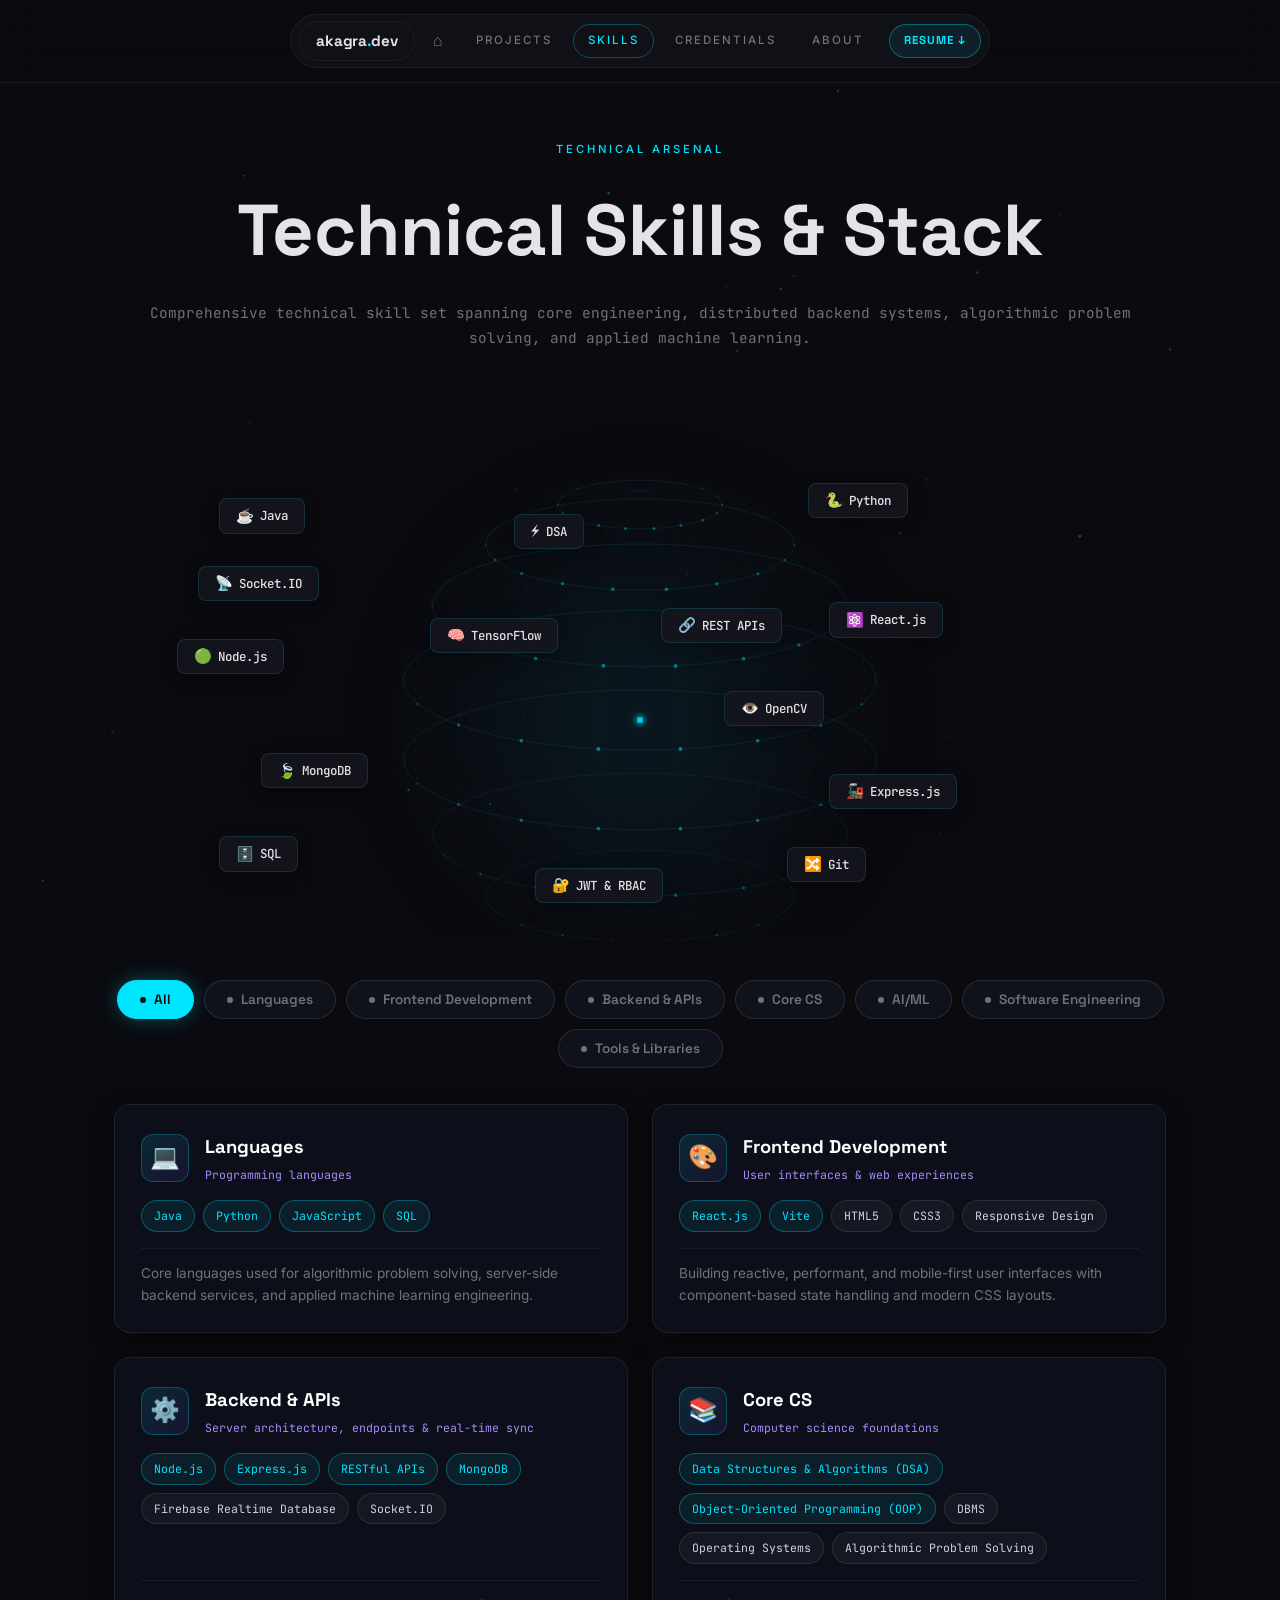
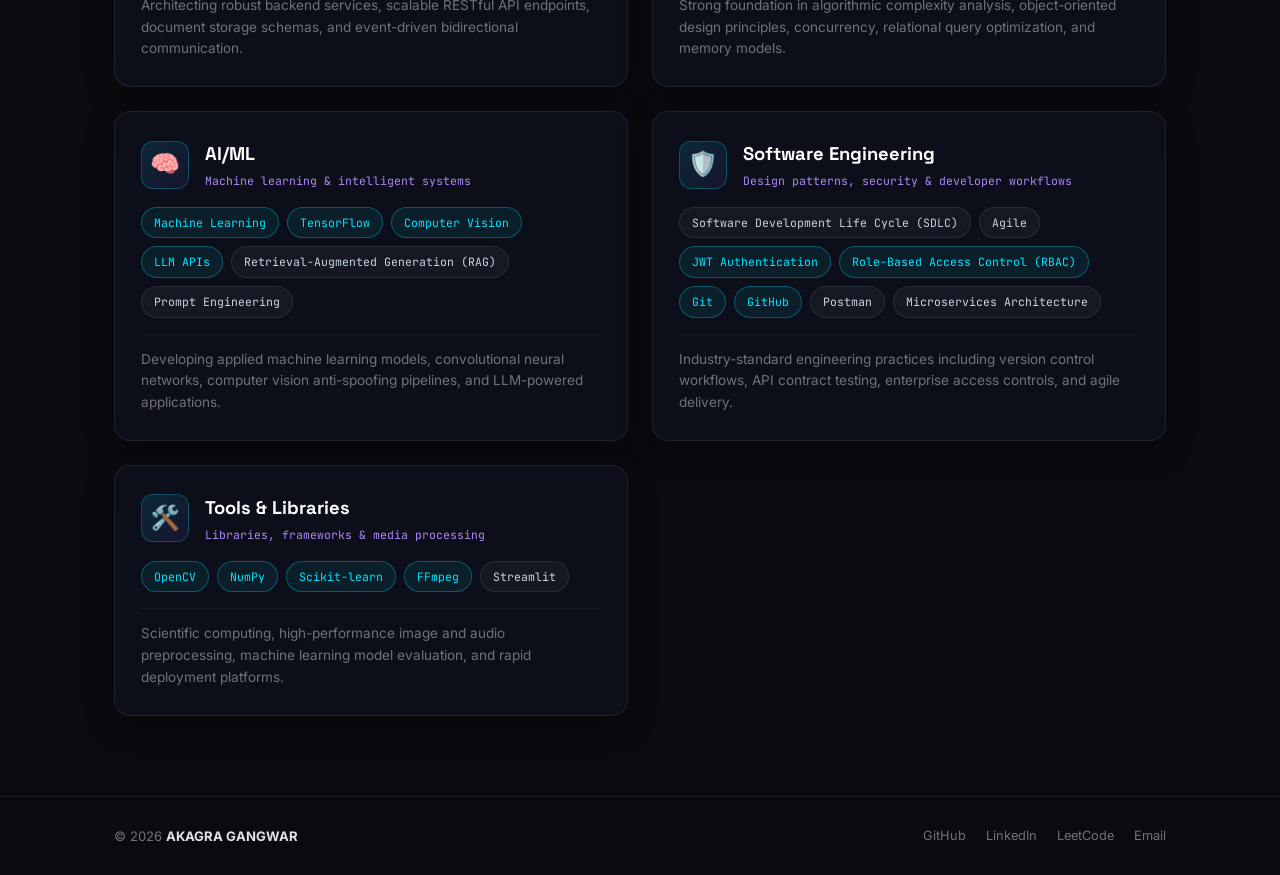
<file: skills.html>
<!DOCTYPE html>
<html lang="en">
<head>
    <meta charset="UTF-8">
    <meta name="viewport" content="width=device-width, initial-scale=1.0">
    <title>Technical Skills &amp; Capabilities — Akagra Gangwar</title>
    <meta name="description" content="Technical skills and engineering capabilities of Akagra Gangwar across Languages, Frontend, Backend & APIs, Core CS, AI/ML, Software Engineering, and Tools.">
    <link rel="preconnect" href="https://fonts.googleapis.com">
    <link rel="preconnect" href="https://fonts.gstatic.com" crossorigin>
    <link href="https://fonts.googleapis.com/css2?family=Inter:wght@300;400;500;600;700;800;900&family=Space+Grotesk:wght@400;500;600;700;800&family=JetBrains+Mono:wght@400;500;600&display=swap" rel="stylesheet">
    <link rel="stylesheet" href="style.css">
    <link rel="stylesheet" href="pages.css">
</head>
<body>
    <div class="cursor-glow" id="cursorGlow"></div>
    <canvas id="particleCanvas"></canvas>

    <!-- Navigation -->
    <nav class="navbar" id="navbar">
        <div class="nav-center">
            <a href="index.html" class="nav-logo-box">akagra<span class="logo-dot">.</span>dev</a>
            <a href="index.html" class="nav-home" aria-label="Home">⌂</a>
            <a href="projects.html" class="nav-link">PROJECTS</a>
            <a href="skills.html" class="nav-link active">SKILLS</a>
            <a href="credentials.html" class="nav-link">CREDENTIALS</a>
            <a href="about.html" class="nav-link">ABOUT</a>
            <a href="resume.pdf" target="_blank" rel="noopener noreferrer" class="nav-resume-btn">RESUME <span class="nav-resume-arrow">↓</span></a>
        </div>
        <button class="nav-toggle" id="navToggle" aria-label="Menu"><span></span><span></span><span></span></button>
    </nav>
    <div class="mobile-menu" id="mobileMenu">
        <a href="index.html" class="mobile-link">HOME</a>
        <a href="projects.html" class="mobile-link">PROJECTS</a>
        <a href="skills.html" class="mobile-link">SKILLS</a>
        <a href="credentials.html" class="mobile-link">CREDENTIALS</a>
        <a href="about.html" class="mobile-link">ABOUT</a>
        <a href="resume.pdf" target="_blank" rel="noopener noreferrer" class="mobile-link mobile-resume-link">RESUME (PDF) ↓</a>
    </div>

    <!-- Page Hero -->
    <section class="page-hero">
        <div class="container">
            <span class="section-tag cyan">TECHNICAL ARSENAL</span>
            <h1 class="page-title-big">Technical Skills &amp; Stack</h1>
            <p class="page-sub">Comprehensive technical skill set spanning core engineering, distributed backend systems, algorithmic problem solving, and applied machine learning.</p>
        </div>
    </section>

    <section class="section" style="padding-top: 10px;">
        <div class="container">
            <!-- 3D Globe with Floating Key Technologies (14 Badges, Mobile Safe) -->
            <div class="globe-section" aria-hidden="true">
                <canvas id="globeCanvas" class="globe-canvas"></canvas>
                <div class="floating-skills">
                    <div class="float-skill" style="--x:10%;--y:15%;--delay:0s"><span class="sk-icon">☕</span> Java</div>
                    <div class="float-skill" style="--x:66%;--y:12%;--delay:.5s"><span class="sk-icon">🐍</span> Python</div>
                    <div class="float-skill" style="--x:68%;--y:35%;--delay:1s"><span class="sk-icon">⚛️</span> React.js</div>
                    <div class="float-skill" style="--x:6%;--y:42%;--delay:1.5s"><span class="sk-icon">🟢</span> Node.js</div>
                    <div class="float-skill" style="--x:38%;--y:18%;--delay:2s"><span class="sk-icon">⚡</span> DSA</div>
                    <div class="float-skill" style="--x:58%;--y:52%;--delay:2.5s"><span class="sk-icon">👁️</span> OpenCV</div>
                    <div class="float-skill" style="--x:14%;--y:64%;--delay:3s"><span class="sk-icon">🍃</span> MongoDB</div>
                    <div class="float-skill" style="--x:68%;--y:68%;--delay:3.5s"><span class="sk-icon">🚂</span> Express.js</div>
                    <div class="float-skill" style="--x:10%;--y:80%;--delay:4s"><span class="sk-icon">🗄️</span> SQL</div>
                    <div class="float-skill" style="--x:64%;--y:82%;--delay:4.5s"><span class="sk-icon">🔀</span> Git</div>
                    <div class="float-skill" style="--x:30%;--y:38%;--delay:5s"><span class="sk-icon">🧠</span> TensorFlow</div>
                    <div class="float-skill" style="--x:52%;--y:36%;--delay:5.5s"><span class="sk-icon">🔗</span> REST APIs</div>
                    <div class="float-skill" style="--x:40%;--y:86%;--delay:6s"><span class="sk-icon">🔐</span> JWT &amp; RBAC</div>
                    <div class="float-skill" style="--x:8%;--y:28%;--delay:6.5s"><span class="sk-icon">📡</span> Socket.IO</div>
                </div>
            </div>

            <!-- Skill Category Filters (7 Categories + All) -->
            <div class="skill-tabs">
                <button class="skill-tab active" data-cat="all"><span class="tab-dot"></span> All</button>
                <button class="skill-tab" data-cat="languages"><span class="tab-dot"></span> Languages</button>
                <button class="skill-tab" data-cat="frontend"><span class="tab-dot"></span> Frontend Development</button>
                <button class="skill-tab" data-cat="backend"><span class="tab-dot"></span> Backend &amp; APIs</button>
                <button class="skill-tab" data-cat="corecs"><span class="tab-dot"></span> Core CS</button>
                <button class="skill-tab" data-cat="aiml"><span class="tab-dot"></span> AI/ML</button>
                <button class="skill-tab" data-cat="swe"><span class="tab-dot"></span> Software Engineering</button>
                <button class="skill-tab" data-cat="tools"><span class="tab-dot"></span> Tools &amp; Libraries</button>
            </div>

            <!-- Categorized Skills Catalog -->
            <div class="skills-catalog-grid">

                <!-- 1. Languages -->
                <div class="skill-catalog-card" data-cat="languages">
                    <div class="catalog-card-header">
                        <div class="catalog-icon-box">💻</div>
                        <div>
                            <h3>Languages</h3>
                            <span class="catalog-sub">Programming languages</span>
                        </div>
                    </div>
                    <div class="catalog-pill-cloud">
                        <span class="pill-badge highlight">Java</span>
                        <span class="pill-badge highlight">Python</span>
                        <span class="pill-badge highlight">JavaScript</span>
                        <span class="pill-badge highlight">SQL</span>
                    </div>
                    <p class="catalog-desc">Core languages used for algorithmic problem solving, server-side backend services, and applied machine learning engineering.</p>
                </div>

                <!-- 2. Frontend Development -->
                <div class="skill-catalog-card" data-cat="frontend">
                    <div class="catalog-card-header">
                        <div class="catalog-icon-box">🎨</div>
                        <div>
                            <h3>Frontend Development</h3>
                            <span class="catalog-sub">User interfaces &amp; web experiences</span>
                        </div>
                    </div>
                    <div class="catalog-pill-cloud">
                        <span class="pill-badge highlight">React.js</span>
                        <span class="pill-badge highlight">Vite</span>
                        <span class="pill-badge">HTML5</span>
                        <span class="pill-badge">CSS3</span>
                        <span class="pill-badge">Responsive Design</span>
                    </div>
                    <p class="catalog-desc">Building reactive, performant, and mobile-first user interfaces with component-based state handling and modern CSS layouts.</p>
                </div>

                <!-- 3. Backend & APIs -->
                <div class="skill-catalog-card" data-cat="backend">
                    <div class="catalog-card-header">
                        <div class="catalog-icon-box">⚙️</div>
                        <div>
                            <h3>Backend &amp; APIs</h3>
                            <span class="catalog-sub">Server architecture, endpoints &amp; real-time sync</span>
                        </div>
                    </div>
                    <div class="catalog-pill-cloud">
                        <span class="pill-badge highlight">Node.js</span>
                        <span class="pill-badge highlight">Express.js</span>
                        <span class="pill-badge highlight">RESTful APIs</span>
                        <span class="pill-badge highlight">MongoDB</span>
                        <span class="pill-badge">Firebase Realtime Database</span>
                        <span class="pill-badge">Socket.IO</span>
                    </div>
                    <p class="catalog-desc">Architecting robust backend services, scalable RESTful API endpoints, document storage schemas, and event-driven bidirectional communication.</p>
                </div>

                <!-- 4. Core CS -->
                <div class="skill-catalog-card" data-cat="corecs">
                    <div class="catalog-card-header">
                        <div class="catalog-icon-box">📚</div>
                        <div>
                            <h3>Core CS</h3>
                            <span class="catalog-sub">Computer science foundations</span>
                        </div>
                    </div>
                    <div class="catalog-pill-cloud">
                        <span class="pill-badge highlight">Data Structures &amp; Algorithms (DSA)</span>
                        <span class="pill-badge highlight">Object-Oriented Programming (OOP)</span>
                        <span class="pill-badge">DBMS</span>
                        <span class="pill-badge">Operating Systems</span>
                        <span class="pill-badge">Algorithmic Problem Solving</span>
                    </div>
                    <p class="catalog-desc">Strong foundation in algorithmic complexity analysis, object-oriented design principles, concurrency, relational query optimization, and memory models.</p>
                </div>

                <!-- 5. AI/ML -->
                <div class="skill-catalog-card" data-cat="aiml">
                    <div class="catalog-card-header">
                        <div class="catalog-icon-box">🧠</div>
                        <div>
                            <h3>AI/ML</h3>
                            <span class="catalog-sub">Machine learning &amp; intelligent systems</span>
                        </div>
                    </div>
                    <div class="catalog-pill-cloud">
                        <span class="pill-badge highlight">Machine Learning</span>
                        <span class="pill-badge highlight">TensorFlow</span>
                        <span class="pill-badge highlight">Computer Vision</span>
                        <span class="pill-badge highlight">LLM APIs</span>
                        <span class="pill-badge">Retrieval-Augmented Generation (RAG)</span>
                        <span class="pill-badge">Prompt Engineering</span>
                    </div>
                    <p class="catalog-desc">Developing applied machine learning models, convolutional neural networks, computer vision anti-spoofing pipelines, and LLM-powered applications.</p>
                </div>

                <!-- 6. Software Engineering -->
                <div class="skill-catalog-card" data-cat="swe">
                    <div class="catalog-card-header">
                        <div class="catalog-icon-box">🛡️</div>
                        <div>
                            <h3>Software Engineering</h3>
                            <span class="catalog-sub">Design patterns, security &amp; developer workflows</span>
                        </div>
                    </div>
                    <div class="catalog-pill-cloud">
                        <span class="pill-badge">Software Development Life Cycle (SDLC)</span>
                        <span class="pill-badge">Agile</span>
                        <span class="pill-badge highlight">JWT Authentication</span>
                        <span class="pill-badge highlight">Role-Based Access Control (RBAC)</span>
                        <span class="pill-badge highlight">Git</span>
                        <span class="pill-badge highlight">GitHub</span>
                        <span class="pill-badge">Postman</span>
                        <span class="pill-badge">Microservices Architecture</span>
                    </div>
                    <p class="catalog-desc">Industry-standard engineering practices including version control workflows, API contract testing, enterprise access controls, and agile delivery.</p>
                </div>

                <!-- 7. Tools & Libraries -->
                <div class="skill-catalog-card" data-cat="tools">
                    <div class="catalog-card-header">
                        <div class="catalog-icon-box">🛠️</div>
                        <div>
                            <h3>Tools &amp; Libraries</h3>
                            <span class="catalog-sub">Libraries, frameworks &amp; media processing</span>
                        </div>
                    </div>
                    <div class="catalog-pill-cloud">
                        <span class="pill-badge highlight">OpenCV</span>
                        <span class="pill-badge highlight">NumPy</span>
                        <span class="pill-badge highlight">Scikit-learn</span>
                        <span class="pill-badge highlight">FFmpeg</span>
                        <span class="pill-badge">Streamlit</span>
                    </div>
                    <p class="catalog-desc">Scientific computing, high-performance image and audio preprocessing, machine learning model evaluation, and rapid deployment platforms.</p>
                </div>

            </div>
        </div>
    </section>

    <!-- Footer -->
    <footer class="footer">
        <div class="container footer-content">
            <p>© 2026 <strong>AKAGRA GANGWAR</strong></p>
            <div class="footer-links">
                <a href="https://github.com/Akagra12" target="_blank" rel="noopener noreferrer">GitHub</a>
                <a href="https://linkedin.com/in/akagra-gangwar-0a6770281" target="_blank" rel="noopener noreferrer">LinkedIn</a>
                <a href="https://leetcode.com/u/Akagra1/" target="_blank" rel="noopener noreferrer">LeetCode</a>
                <a href="mailto:akagraace@gmail.com">Email</a>
            </div>
        </div>
    </footer>

    <script src="script.js"></script>
</body>
</html>
</file>
<file: style.css>
*,
*::before,
*::after {
  margin: 0;
  padding: 0;
  box-sizing: border-box
}

:root {
  --bg: #0a0a0f;
  --bg2: #111118;
  --bg3: #1a1a2e;
  --text: #e4e4e7;
  --text2: #a1a1aa;
  --text3: #71717a;
  --accent: #7c3aed;
  --accent2: #a78bfa;
  --accent3: #c4b5fd;
  --glow: rgba(124, 58, 237, 0.35);
  --glow2: rgba(167, 139, 250, 0.12);
  --green: #10b981;
  --blue: #3b82f6;
  --card: rgba(22, 22, 30, 0.8);
  --border: rgba(39, 39, 42, 0.6);
  --radius: 20px;
  --radius-sm: 14px;
}

html {
  scroll-behavior: smooth
}

body {
  font-family: 'Inter', sans-serif;
  background: var(--bg);
  color: var(--text);
  overflow-x: hidden;
  line-height: 1.7
}

a {
  color: inherit;
  text-decoration: none
}

:focus-visible {
  outline: 2px solid #00e5ff;
  outline-offset: 3px;
  border-radius: 4px;
}

.container {
  max-width: 1100px;
  margin: 0 auto;
  padding: 0 24px
}

/* Cursor & Particles */
.cursor-glow {
  position: fixed;
  width: 500px;
  height: 500px;
  border-radius: 50%;
  pointer-events: none;
  z-index: 0;
  background: radial-gradient(circle, var(--glow2) 0%, transparent 70%);
  transform: translate(-50%, -50%);
  transition: opacity .3s;
  opacity: 0
}

body:hover .cursor-glow {
  opacity: 1
}

#particleCanvas {
  position: fixed;
  top: 0;
  left: 0;
  width: 100%;
  height: 100%;
  z-index: 0;
  pointer-events: none
}

/* Navbar */
.navbar {
  position: fixed;
  top: 0;
  left: 0;
  right: 0;
  z-index: 100;
  display: flex;
  align-items: center;
  justify-content: center;
  padding: 14px 24px;
  backdrop-filter: blur(20px);
  background: rgba(10, 10, 15, 0.6);
  border-bottom: 1px solid var(--border);
  transition: all .3s
}

.navbar.scrolled {
  padding: 10px 24px;
  background: rgba(10, 10, 15, 0.92)
}

.nav-center {
  display: flex;
  align-items: center;
  gap: 6px;
  background: rgba(22, 22, 30, 0.6);
  border: 1px solid var(--border);
  border-radius: 50px;
  padding: 6px 8px
}

.nav-logo-box {
  font-family: 'Space Grotesk', sans-serif;
  font-size: .95rem;
  font-weight: 700;
  letter-spacing: -.3px;
  padding: 6px 16px;
  border: 1px solid var(--border);
  border-radius: 50px;
  transition: all .3s
}

.nav-logo-box:hover {
  border-color: rgba(0, 229, 255, 0.3)
}

.logo-dot {
  color: #00e5ff
}

.nav-home {
  width: 34px;
  height: 34px;
  display: flex;
  align-items: center;
  justify-content: center;
  border-radius: 50%;
  font-size: 1rem;
  color: var(--text3);
  transition: all .3s;
  border: 1px solid transparent
}

.nav-home:hover {
  color: var(--text);
  border-color: var(--border)
}

.nav-link {
  font-size: .72rem;
  font-weight: 500;
  letter-spacing: 2px;
  color: var(--text3);
  padding: 6px 14px;
  border-radius: 50px;
  transition: all .3s;
  border: 1px solid transparent
}

.nav-link:hover {
  color: var(--text);
  border-color: var(--border)
}

.nav-link.active {
  color: #00e5ff;
  border-color: rgba(0, 229, 255, 0.3)
}

.nav-toggle {
  display: none;
  flex-direction: column;
  gap: 5px;
  background: none;
  border: none;
  cursor: pointer;
  padding: 4px;
  position: absolute;
  right: 20px
}

.nav-toggle span {
  width: 22px;
  height: 2px;
  background: var(--text);
  transition: all .3s;
  border-radius: 2px
}

.nav-toggle.active span:nth-child(1) {
  transform: rotate(45deg) translate(5px, 5px)
}

.nav-toggle.active span:nth-child(2) {
  opacity: 0
}

.nav-toggle.active span:nth-child(3) {
  transform: rotate(-45deg) translate(5px, -5px)
}

.mobile-menu {
  position: fixed;
  top: 0;
  left: 0;
  width: 100%;
  height: 100vh;
  background: rgba(10, 10, 15, 0.98);
  z-index: 99;
  display: flex;
  flex-direction: column;
  align-items: center;
  justify-content: center;
  gap: 28px;
  opacity: 0;
  pointer-events: none;
  transition: opacity .4s
}

.mobile-menu.active {
  opacity: 1;
  pointer-events: all
}

.mobile-link {
  font-family: 'Space Grotesk', sans-serif;
  font-size: 1.6rem;
  font-weight: 600;
  letter-spacing: 3px;
  color: var(--text2);
  transition: color .3s
}

.mobile-link:hover {
  color: var(--accent2)
}

/* ===== HERO (Home — Reference Image 2 Redesign) ===== */
.hero {
  min-height: 100vh;
  display: flex;
  align-items: center;
  justify-content: center;
  padding: 130px 24px 80px;
  position: relative;
  background: radial-gradient(ellipse at 75% 25%, rgba(124, 58, 237, 0.16) 0%, transparent 55%),
              radial-gradient(ellipse at 15% 70%, rgba(0, 229, 255, 0.08) 0%, transparent 50%);
}

.hero-container {
  max-width: 1180px;
  width: 100%;
  margin: 0 auto;
  display: grid;
  grid-template-columns: 1.15fr 0.85fr;
  gap: 50px;
  align-items: center;
  z-index: 1;
}

.hero-left {
  text-align: left;
}

/* Badge (Ref Image 2) */
.hero-badge {
  display: inline-flex;
  align-items: center;
  gap: 9px;
  padding: 7px 18px;
  border-radius: 50px;
  background: rgba(124, 58, 237, 0.12);
  border: 1px solid rgba(167, 139, 250, 0.32);
  box-shadow: 0 0 24px rgba(124, 58, 237, 0.18);
  margin-bottom: 22px;
  width: fit-content;
  backdrop-filter: blur(10px);
}

.badge-dot {
  width: 8px;
  height: 8px;
  border-radius: 50%;
  background: #10b981;
  box-shadow: 0 0 10px #10b981;
  animation: pulseDot 2s infinite ease-in-out;
}

@keyframes pulseDot {
  0%, 100% { transform: scale(1); opacity: 1; }
  50% { transform: scale(1.3); opacity: 0.7; }
}

.badge-text {
  font-family: 'JetBrains Mono', monospace;
  font-size: 0.76rem;
  font-weight: 600;
  letter-spacing: 0.6px;
  color: #c4b5fd;
}

/* Main Title (Ref Image 2) */
.hero-main-title {
  font-family: 'Space Grotesk', sans-serif;
  font-size: clamp(2.8rem, 5.2vw, 4.3rem);
  font-weight: 800;
  line-height: 1.05;
  letter-spacing: -1.5px;
  margin-bottom: 12px;
  color: #ffffff;
}

.hero-gradient-text {
  background: linear-gradient(135deg, #ffffff 10%, #c4b5fd 55%, #00e5ff 100%);
  -webkit-background-clip: text;
  -webkit-text-fill-color: transparent;
  background-clip: text;
}

/* Typewriter Subtitle (Ref Image 2) */
.hero-type-wrap {
  font-family: 'Space Grotesk', sans-serif;
  font-size: clamp(1.15rem, 2.2vw, 1.45rem);
  font-weight: 600;
  color: #a78bfa;
  margin-bottom: 16px;
  min-height: 32px;
  display: flex;
  align-items: center;
}

.type-cursor {
  color: #00e5ff;
  font-weight: 300;
  animation: blinkCursor 1s step-end infinite;
  margin-left: 2px;
}

@keyframes blinkCursor {
  0%, 100% { opacity: 1; }
  50% { opacity: 0; }
}

/* Description Pitch */
.hero-pitch {
  font-size: 0.95rem;
  color: var(--text2);
  line-height: 1.7;
  max-width: 540px;
  margin-bottom: 24px;
}

/* Tech Pills (Ref Image 2) */
.hero-tech-pills {
  display: flex;
  flex-wrap: wrap;
  gap: 8px;
  margin-bottom: 30px;
}

.tech-pill {
  font-family: 'JetBrains Mono', monospace;
  font-size: 0.76rem;
  font-weight: 500;
  color: #94a3b8;
  background: rgba(18, 22, 34, 0.75);
  border: 1px solid rgba(255, 255, 255, 0.09);
  padding: 5px 14px;
  border-radius: 50px;
  backdrop-filter: blur(8px);
  transition: all 0.3s;
}

.tech-pill:hover {
  color: #00e5ff;
  border-color: rgba(0, 229, 255, 0.35);
  background: rgba(0, 229, 255, 0.06);
  transform: translateY(-2px);
}

/* Action Buttons (Ref Image 2) */
.hero-actions {
  display: flex;
  gap: 14px;
  align-items: center;
  margin-bottom: 30px;
  flex-wrap: wrap;
}

.hero-btn-primary {
  display: inline-flex;
  align-items: center;
  gap: 8px;
  padding: 12px 28px;
  border-radius: 50px;
  background: rgba(18, 16, 32, 0.85);
  border: 1.5px solid rgba(167, 139, 250, 0.45);
  box-shadow: 0 0 24px rgba(124, 58, 237, 0.28), inset 0 0 12px rgba(124, 58, 237, 0.12);
  color: #ffffff;
  font-family: 'Space Grotesk', sans-serif;
  font-size: 0.88rem;
  font-weight: 700;
  letter-spacing: 0.5px;
  transition: all 0.3s;
}

.hero-btn-primary:hover {
  border-color: #00e5ff;
  box-shadow: 0 0 35px rgba(0, 229, 255, 0.4);
  transform: translateY(-2px);
  color: #00e5ff;
}

.hero-btn-secondary {
  display: inline-flex;
  align-items: center;
  gap: 8px;
  padding: 12px 26px;
  border-radius: 50px;
  background: rgba(0, 229, 255, 0.08);
  border: 1.5px solid rgba(0, 229, 255, 0.4);
  color: #00e5ff;
  font-family: 'Space Grotesk', sans-serif;
  font-size: 0.88rem;
  font-weight: 700;
  letter-spacing: 0.5px;
  transition: all 0.3s;
}

.hero-btn-secondary:hover {
  background: #00e5ff;
  color: #0a0a0f;
  box-shadow: 0 0 28px rgba(0, 229, 255, 0.45);
  transform: translateY(-2px);
}

.hero-btn-glass {
  display: inline-flex;
  align-items: center;
  gap: 8px;
  padding: 12px 22px;
  border-radius: 50px;
  background: rgba(255, 255, 255, 0.03);
  border: 1.5px solid rgba(255, 255, 255, 0.1);
  color: #94a3b8;
  font-family: 'Space Grotesk', sans-serif;
  font-size: 0.88rem;
  font-weight: 600;
  transition: all 0.3s;
}

.hero-btn-glass:hover {
  color: #ffffff;
  border-color: rgba(255, 255, 255, 0.3);
  background: rgba(255, 255, 255, 0.06);
  transform: translateY(-2px);
}

/* Social Row (Ref Image 2) */
.hero-social-row {
  display: flex;
  gap: 12px;
  align-items: center;
}

.social-glass-btn {
  width: 44px;
  height: 44px;
  border-radius: 12px;
  display: flex;
  align-items: center;
  justify-content: center;
  background: rgba(22, 22, 34, 0.7);
  border: 1px solid rgba(255, 255, 255, 0.09);
  color: #94a3b8;
  box-shadow: 0 4px 15px rgba(0, 0, 0, 0.3);
  transition: all 0.3s ease;
}

.social-glass-btn:hover {
  color: #00e5ff;
  border-color: rgba(0, 229, 255, 0.4);
  background: rgba(0, 229, 255, 0.08);
  box-shadow: 0 0 18px rgba(0, 229, 255, 0.22);
  transform: translateY(-3px);
}

/* Right Column (Hero Visual & Console Card) */
.hero-right {
  display: flex;
  justify-content: center;
  position: relative;
}

.hero-console-card {
  width: 100%;
  max-width: 460px;
  background: rgba(14, 18, 28, 0.75);
  border: 1px solid rgba(167, 139, 250, 0.25);
  border-radius: var(--radius);
  backdrop-filter: blur(16px);
  -webkit-backdrop-filter: blur(16px);
  padding: 24px;
  box-shadow: 0 20px 50px rgba(0, 0, 0, 0.5), 0 0 35px rgba(124, 58, 237, 0.12);
  position: relative;
  transition: all 0.4s ease;
}

.hero-console-card:hover {
  border-color: rgba(0, 229, 255, 0.4);
  box-shadow: 0 25px 60px rgba(0, 0, 0, 0.6), 0 0 40px rgba(0, 229, 255, 0.15);
  transform: translateY(-4px);
}

.console-header {
  display: flex;
  align-items: center;
  justify-content: space-between;
  border-bottom: 1px solid rgba(255, 255, 255, 0.07);
  padding-bottom: 14px;
  margin-bottom: 18px;
}

.console-dots {
  display: flex;
  gap: 7px;
}

.console-dot {
  width: 11px;
  height: 11px;
  border-radius: 50%;
}

.dot-red { background: #ef4444; }
.dot-yellow { background: #f59e0b; }
.dot-green { background: #10b981; }

.console-title {
  font-family: 'JetBrains Mono', monospace;
  font-size: 0.75rem;
  color: var(--text3);
}

.console-avatar-row {
  display: flex;
  align-items: center;
  gap: 16px;
  margin-bottom: 20px;
  padding: 12px;
  background: rgba(22, 28, 44, 0.5);
  border-radius: var(--radius-sm);
  border: 1px solid rgba(255, 255, 255, 0.06);
}

.console-avatar {
  width: 58px;
  height: 58px;
  border-radius: 50%;
  object-fit: cover;
  border: 2px solid #00e5ff;
  box-shadow: 0 0 15px rgba(0, 229, 255, 0.35);
}

.console-profile-info h4 {
  font-family: 'Space Grotesk', sans-serif;
  font-size: 1.05rem;
  font-weight: 700;
  color: #ffffff;
}

.console-profile-info p {
  font-size: 0.78rem;
  color: #00e5ff;
  font-family: 'JetBrains Mono', monospace;
}

.console-metrics-grid {
  display: grid;
  grid-template-columns: 1fr 1fr;
  gap: 10px;
  margin-bottom: 18px;
}

.console-metric-item {
  background: rgba(18, 24, 38, 0.6);
  border: 1px solid rgba(255, 255, 255, 0.05);
  border-radius: 10px;
  padding: 10px 12px;
}

.metric-label {
  font-family: 'JetBrains Mono', monospace;
  font-size: 0.68rem;
  color: var(--text3);
  text-transform: uppercase;
  letter-spacing: 0.5px;
  display: block;
}

.metric-value {
  font-family: 'Space Grotesk', sans-serif;
  font-size: 0.95rem;
  font-weight: 700;
  color: #c4b5fd;
  margin-top: 2px;
  display: block;
}

.console-flagship-box {
  background: rgba(124, 58, 237, 0.08);
  border: 1px solid rgba(167, 139, 250, 0.2);
  border-radius: 10px;
  padding: 12px;
  font-family: 'JetBrains Mono', monospace;
  font-size: 0.74rem;
  color: #cbd5e1;
  line-height: 1.6;
}

.flagship-highlight {
  color: #00e5ff;
  font-weight: 600;
}

/* Nav Resume CTA */
.nav-resume-btn {
  font-family: 'Space Grotesk', sans-serif;
  font-size: 0.72rem;
  font-weight: 700;
  letter-spacing: 1px;
  color: #00e5ff;
  padding: 6px 14px;
  border-radius: 50px;
  background: rgba(0, 229, 255, 0.08);
  border: 1px solid rgba(0, 229, 255, 0.35);
  transition: all 0.3s;
  display: inline-flex;
  align-items: center;
  gap: 4px;
  margin-left: 4px;
}

.nav-resume-btn:hover {
  background: #00e5ff;
  color: #0a0a0f;
  box-shadow: 0 0 16px rgba(0, 229, 255, 0.4);
}

.mobile-resume-link {
  color: #00e5ff !important;
  font-weight: 700;
}

/* Responsive queries */
@media (max-width: 960px) {
  .hero-container {
    grid-template-columns: 1fr;
    text-align: center;
    gap: 40px;
  }
  .hero-left {
    text-align: center;
  }
  .hero-badge {
    margin-left: auto;
    margin-right: auto;
  }
  .hero-type-wrap {
    justify-content: center;
  }
  .hero-pitch {
    margin-left: auto;
    margin-right: auto;
  }
  .hero-tech-pills {
    justify-content: center;
  }
  .hero-actions {
    justify-content: center;
  }
  .hero-social-row {
    justify-content: center;
  }
  .hero-console-card {
    max-width: 440px;
    margin: 0 auto;
  }
}

.scroll-indicator {
  position: absolute;
  bottom: 24px;
  left: 50%;
  transform: translateX(-50%);
  display: flex;
  flex-direction: column;
  align-items: center;
  gap: 8px;
  opacity: 0;
  animation: fadeUp .7s ease 1s forwards
}

.scroll-indicator span {
  font-size: .6rem;
  color: var(--text3);
  letter-spacing: 3px
}

.scroll-line {
  width: 1px;
  height: 36px;
  background: linear-gradient(to bottom, var(--accent), transparent);
  animation: pulse 2s ease infinite
}

@keyframes pulse {

  0%,
  100% {
    opacity: .3
  }

  50% {
    opacity: 1
  }
}

@keyframes fadeUp {
  from {
    opacity: 0;
    transform: translateY(24px)
  }

  to {
    opacity: 1;
    transform: translateY(0)
  }
}

/* ===== PAGE HERO (Sub-pages) ===== */
.page-hero {
  padding: 140px 0 60px;
  text-align: center;
  position: relative;
  z-index: 1
}

.page-title {
  font-family: 'Space Grotesk', sans-serif;
  font-size: clamp(2.5rem, 6vw, 4rem);
  font-weight: 800;
  margin-top: 8px;
  background: linear-gradient(135deg, var(--text), var(--accent2));
  -webkit-background-clip: text;
  -webkit-text-fill-color: transparent;
  background-clip: text
}

.page-desc {
  color: var(--text3);
  font-size: .95rem;
  margin-top: 12px;
  max-width: 500px;
  margin-left: auto;
  margin-right: auto
}

/* ===== SECTIONS ===== */
.section {
  padding: 80px 0;
  position: relative;
  z-index: 1
}

.section-header {
  margin-bottom: 48px;
  text-align: center
}

.section-tag {
  font-size: .7rem;
  color: var(--accent2);
  letter-spacing: 3px;
  text-transform: uppercase;
  font-weight: 500;
  display: block;
  margin-bottom: 10px
}

.section-title {
  font-family: 'Space Grotesk', sans-serif;
  font-size: clamp(2rem, 4.5vw, 3rem);
  font-weight: 700
}

/* ===== 3D CARD SYSTEM ===== */
.card-3d {
  perspective: 800px;
  display: block
}

.card-3d-inner {
  background: var(--card);
  border: 1px solid var(--border);
  border-radius: var(--radius);
  padding: 32px;
  backdrop-filter: blur(12px);
  transition: transform .4s ease, box-shadow .4s ease, border-color .4s ease;
  transform-style: preserve-3d;
  will-change: transform
}

.card-3d:hover .card-3d-inner {
  border-color: rgba(124, 58, 237, 0.35);
  box-shadow: 0 20px 60px rgba(124, 58, 237, 0.1), 0 0 0 1px rgba(124, 58, 237, 0.1)
}

/* ===== FEATURED PROJECTS (Home) ===== */
.featured-grid {
  display: grid;
  grid-template-columns: repeat(auto-fit, minmax(300px, 1fr));
  gap: 24px
}

.project-card-home {
  min-height: 260px;
  display: flex;
  flex-direction: column
}

.card-label {
  font-size: .7rem;
  color: var(--accent2);
  letter-spacing: 2px;
  text-transform: uppercase;
  font-weight: 500;
  margin-bottom: 12px;
  display: block
}

.project-card-home h3 {
  font-family: 'Space Grotesk', sans-serif;
  font-size: 1.3rem;
  font-weight: 700;
  margin-bottom: 10px
}

.project-card-home p {
  color: var(--text2);
  font-size: .88rem;
  flex: 1;
  line-height: 1.7
}

.card-tech {
  display: flex;
  flex-wrap: wrap;
  gap: 6px;
  margin-top: 16px
}

.card-tech span {
  font-size: .7rem;
  padding: 4px 12px;
  border-radius: 50px;
  background: rgba(124, 58, 237, 0.08);
  color: var(--accent3);
  border: 1px solid rgba(124, 58, 237, 0.12);
  font-family: 'JetBrains Mono', monospace
}

.view-all-link {
  text-align: center;
  margin-top: 40px
}

.btn-view-all {
  color: var(--accent2);
  font-size: .9rem;
  font-weight: 500;
  letter-spacing: 1px;
  transition: all .3s;
  display: inline-flex;
  align-items: center;
  gap: 8px
}

.btn-view-all:hover {
  color: var(--text);
  gap: 14px
}

.btn-view-all .arrow {
  transition: transform .3s
}

.btn-view-all:hover .arrow {
  transform: translateX(4px)
}

/* ===== ABOUT HOME ===== */
.about-slash {
  font-family: 'JetBrains Mono', monospace;
  font-size: .8rem;
  color: var(--accent2);
  letter-spacing: 2px;
  display: block;
  margin-bottom: 16px
}

.about-intro {
  font-size: 1.05rem;
  color: var(--text2);
  line-height: 1.8;
  margin-bottom: 24px
}

.about-intro strong {
  color: var(--text)
}

.about-quote-block {
  border-left: 3px solid var(--accent);
  padding: 12px 20px;
  margin-bottom: 24px;
  background: rgba(124, 58, 237, 0.04);
  border-radius: 0 var(--radius-sm) var(--radius-sm) 0
}

.about-quote-block p {
  font-family: 'Space Grotesk', sans-serif;
  font-size: 1.15rem;
  font-weight: 600;
  font-style: italic;
  color: var(--accent2)
}

.about-traits {
  display: flex;
  flex-direction: column;
  gap: 12px;
  margin-bottom: 28px
}

.trait {
  color: var(--text2);
  font-size: .9rem;
  padding-left: 16px;
  border-left: 2px solid var(--border)
}

/* ===== EXPERIENCE CARDS (Home) ===== */
.exp-grid {
  display: grid;
  grid-template-columns: repeat(auto-fit, minmax(300px, 1fr));
  gap: 24px
}

.exp-card {
  min-height: 180px
}

.exp-type {
  font-size: .65rem;
  color: var(--accent2);
  letter-spacing: 3px;
  font-weight: 600;
  display: block;
  margin-bottom: 10px
}

.exp-card h3 {
  font-family: 'Space Grotesk', sans-serif;
  font-size: 1.2rem;
  font-weight: 700;
  margin-bottom: 6px
}

.exp-sub {
  color: var(--text2);
  font-size: .9rem
}

.exp-org {
  color: var(--text3);
  font-size: .85rem;
  margin-top: 4px
}

.exp-detail {
  color: var(--text3);
  font-size: .8rem;
  margin-top: 8px;
  font-family: 'JetBrains Mono', monospace
}

/* ===== CONTACT (Home) ===== */
.contact-title {
  margin-bottom: 0
}

.contact-bar {
  display: flex;
  justify-content: center;
  gap: 24px;
  margin-bottom: 32px
}

.contact-tag {
  font-size: .7rem;
  color: var(--text3);
  letter-spacing: 3px;
  text-transform: uppercase
}

.contact-links {
  display: flex;
  justify-content: center;
  gap: 16px;
  flex-wrap: wrap
}

.contact-pill {
  display: flex;
  align-items: center;
  gap: 10px;
  padding: 14px 28px;
  background: var(--card);
  border: 1px solid var(--border);
  border-radius: 50px;
  font-size: .9rem;
  font-weight: 500;
  transition: all .3s;
  backdrop-filter: blur(8px)
}

.contact-pill:hover {
  border-color: rgba(124, 58, 237, 0.4);
  transform: translateY(-3px);
  box-shadow: 0 8px 28px rgba(124, 58, 237, 0.1)
}

.pill-icon {
  font-size: 1.1rem
}

/* ===== PROJECTS PAGE ===== */
.projects-list {
  display: flex;
  flex-direction: column;
  gap: 24px
}

.project-card-full {
  position: relative
}

.pf-header {
  display: flex;
  align-items: center;
  justify-content: space-between;
  margin-bottom: 12px
}

.pf-num {
  font-family: 'Space Grotesk', sans-serif;
  font-size: 2.5rem;
  font-weight: 800;
  color: rgba(124, 58, 237, 0.1);
  line-height: 1
}

.project-badge {
  font-size: .6rem;
  padding: 3px 10px;
  border-radius: 50px;
  font-weight: 600;
  letter-spacing: 1px
}

.project-badge.live {
  background: rgba(16, 185, 129, 0.12);
  color: var(--green);
  border: 1px solid rgba(16, 185, 129, 0.25)
}

.project-card-full h3 {
  font-family: 'Space Grotesk', sans-serif;
  font-size: 1.4rem;
  font-weight: 700;
  margin-bottom: 6px
}

.pf-date {
  font-size: .78rem;
  color: var(--text3);
  font-family: 'JetBrains Mono', monospace;
  margin-bottom: 10px
}

.project-card-full p {
  color: var(--text2);
  font-size: .9rem;
  line-height: 1.7;
  margin-bottom: 14px
}

.pf-link {
  color: var(--accent2);
  font-size: .85rem;
  font-weight: 500;
  margin-top: 12px;
  display: inline-block;
  transition: color .3s
}

.pf-link:hover {
  color: var(--text)
}

/* ===== CREDENTIALS PAGE ===== */
.cred-subtitle {
  font-family: 'Space Grotesk', sans-serif;
  font-size: 1.2rem;
  font-weight: 600;
  margin-bottom: 24px;
  display: flex;
  align-items: center;
  gap: 10px
}

.cred-icon {
  font-size: 1.2rem
}

.certs-grid {
  display: grid;
  grid-template-columns: repeat(auto-fill, minmax(200px, 1fr));
  gap: 16px
}

.cert-card {
  text-align: center;
  min-height: 160px;
  display: flex;
  flex-direction: column;
  align-items: center;
  justify-content: center;
  position: relative
}

.cert-badge {
  font-size: 2rem;
  margin-bottom: 10px
}

.cert-card h4 {
  font-size: .9rem;
  font-weight: 600;
  margin-bottom: 4px
}

.cert-card p {
  font-size: .75rem;
  color: var(--text3)
}

.cert-arrow {
  position: absolute;
  top: 16px;
  right: 16px;
  color: var(--text3);
  font-size: .9rem;
  transition: color .3s
}

.card-3d:hover .cert-arrow {
  color: var(--accent2)
}

.profiles-grid {
  display: grid;
  grid-template-columns: repeat(auto-fill, minmax(220px, 1fr));
  gap: 16px
}

.profile-card {
  text-align: center;
  padding: 28px
}

.profile-logo {
  width: 48px;
  height: 48px;
  border-radius: 12px;
  display: flex;
  align-items: center;
  justify-content: center;
  margin: 0 auto 12px;
  font-weight: 700;
  font-size: .85rem;
  font-family: 'Space Grotesk', sans-serif
}

.profile-logo.lc {
  background: linear-gradient(135deg, #ffa116, #f5a623);
  color: #1a1a1a
}

.profile-logo.hr {
  background: linear-gradient(135deg, #00ea64, #2ec866);
  color: #1a1a1a
}

.profile-logo.cc {
  background: linear-gradient(135deg, #5b4638, #8b6914);
  color: #fff
}

.profile-card h4 {
  font-size: .95rem;
  font-weight: 600;
  margin-bottom: 4px
}

.profile-card p {
  font-size: .75rem;
  color: var(--text3)
}

.edu-list {
  display: flex;
  flex-direction: column;
  gap: 16px
}

/* ===== SKILLS PAGE ===== */
.skills-page-grid {
  display: grid;
  grid-template-columns: repeat(auto-fill, minmax(240px, 1fr));
  gap: 20px
}

.skill-card-full {
  text-align: center;
  min-height: 200px;
  display: flex;
  flex-direction: column;
  align-items: center
}

.skill-icon-big {
  font-size: 2.2rem;
  margin-bottom: 14px
}

.skill-card-full h3 {
  font-family: 'Space Grotesk', sans-serif;
  font-size: 1.1rem;
  font-weight: 600;
  margin-bottom: 16px
}

.skill-items {
  display: flex;
  flex-wrap: wrap;
  gap: 8px;
  justify-content: center
}

.skill-items span {
  font-size: .75rem;
  padding: 6px 14px;
  border-radius: 50px;
  background: rgba(124, 58, 237, 0.06);
  color: var(--accent3);
  border: 1px solid rgba(124, 58, 237, 0.1)
}

/* ===== ABOUT PAGE ===== */
.about-page {
  display: grid;
  grid-template-columns: 1.3fr 1fr;
  gap: 60px;
  align-items: start
}

.about-quote-big {
  font-family: 'Space Grotesk', sans-serif;
  font-size: 1.8rem;
  font-weight: 700;
  font-style: italic;
  color: var(--accent2);
  margin-bottom: 24px;
  line-height: 1.3
}

.about-page-text p {
  color: var(--text2);
  font-size: .95rem;
  line-height: 1.8;
  margin-bottom: 16px
}

.about-page-text strong {
  color: var(--text)
}

.about-trait-list {
  margin-top: 28px;
  display: flex;
  flex-direction: column;
  gap: 16px
}

.about-trait-item {
  display: flex;
  align-items: flex-start;
  gap: 12px
}

.trait-dot {
  width: 8px;
  height: 8px;
  min-width: 8px;
  border-radius: 50%;
  background: var(--accent);
  margin-top: 8px;
  box-shadow: 0 0 10px var(--glow)
}

.about-trait-item p {
  color: var(--text2);
  font-size: .9rem
}

.about-page-info {
  display: flex;
  flex-direction: column;
  gap: 16px
}

.info-card {
  display: flex;
  align-items: center;
  gap: 16px;
  padding: 20px 24px
}

.info-card span {
  font-size: 1.4rem
}

.info-card h4 {
  font-size: .85rem;
  font-weight: 600;
  margin-bottom: 2px
}

.info-card p {
  font-size: .82rem;
  color: var(--text2)
}

/* ===== FOOTER ===== */
.footer {
  border-top: 1px solid var(--border);
  padding: 28px 0;
  z-index: 1;
  position: relative
}

.footer-content {
  display: flex;
  justify-content: space-between;
  align-items: center;
  flex-wrap: wrap;
  gap: 16px
}

.footer-content p {
  font-size: .82rem;
  color: var(--text3)
}

.footer-content strong {
  color: var(--text)
}

.footer-links {
  display: flex;
  gap: 20px
}

.footer-links a {
  font-size: .8rem;
  color: var(--text3);
  transition: color .3s
}

.footer-links a:hover {
  color: var(--accent2)
}

/* ===== SCROLL ANIMATIONS ===== */
[data-animate] {
  opacity: 0;
  transform: translateY(20px)
}

[data-animate].visible {
  opacity: 1;
  transform: translateY(0);
  transition: all .6s ease
}

/* ===== RESPONSIVE ===== */
@media(max-width:900px) {
  .nav-center {
    display: none
  }

  .nav-toggle {
    display: flex
  }

  .featured-grid {
    grid-template-columns: 1fr
  }

  .about-page {
    grid-template-columns: 1fr;
    gap: 32px
  }

  .exp-grid {
    grid-template-columns: 1fr
  }
}

@media(max-width:600px) {
  .navbar {
    padding: 14px 18px
  }

  .hero {
    padding: 100px 16px 60px
  }

  .hero-photo-wrap {
    width: 90px;
    height: 90px;
    top: 80px;
    right: 16px
  }

  .page-hero {
    padding: 110px 0 40px
  }

  .section {
    padding: 50px 0
  }

  .certs-grid {
    grid-template-columns: 1fr 1fr
  }

  .skills-page-grid {
    grid-template-columns: 1fr 1fr
  }

  .footer-content {
    flex-direction: column;
    text-align: center
  }

  .contact-links {
    flex-direction: column;
    align-items: center
  }
}
</file>
<file: pages.css>
/* ===== SUB-PAGES STYLES ===== */
.cyan{color:#00e5ff !important}
.cyan-text{color:#00e5ff}
.page-title-big{font-family:'Space Grotesk',sans-serif;font-size:clamp(2.8rem,7vw,4.5rem);font-weight:800;margin-top:8px;color:var(--text)}
.page-sub{color:var(--text3);font-size:.9rem;margin-top:10px;font-family:'JetBrains Mono',monospace}
.section-tag.cyan{color:#00e5ff}
.page-hero-left{text-align:left}
.page-hero-left .page-desc{margin-left:0}

/* ===== PROJECTS PAGE (Phase 3 Upgrades) ===== */
.project-filters {
  display: flex;
  flex-wrap: wrap;
  gap: 10px;
  justify-content: center;
  margin-bottom: 36px;
}

.filter-pill {
  font-family: 'Space Grotesk', sans-serif;
  font-size: 0.82rem;
  font-weight: 600;
  padding: 8px 20px;
  border-radius: 50px;
  background: rgba(18, 22, 34, 0.75);
  border: 1px solid rgba(255, 255, 255, 0.09);
  color: var(--text3);
  cursor: pointer;
  transition: all 0.3s;
  display: flex;
  align-items: center;
  gap: 8px;
}

.filter-pill:hover {
  color: #ffffff;
  border-color: rgba(0, 229, 255, 0.35);
  transform: translateY(-2px);
}

.filter-pill.active {
  background: #00e5ff;
  color: #0a0a0f;
  border-color: #00e5ff;
  box-shadow: 0 0 20px rgba(0, 229, 255, 0.35);
}

.filter-pill .filter-count {
  font-family: 'JetBrains Mono', monospace;
  font-size: 0.7rem;
  padding: 2px 7px;
  border-radius: 50px;
  background: rgba(255, 255, 255, 0.12);
}

.filter-pill.active .filter-count {
  background: rgba(10, 10, 15, 0.2);
  color: #0a0a0f;
}

.works-grid {
  display: grid;
  grid-template-columns: repeat(auto-fill, minmax(340px, 1fr));
  gap: 28px;
  margin-bottom: 60px;
}

.work-card {
  background: var(--card);
  border: 1px solid var(--border);
  border-radius: var(--radius);
  overflow: hidden;
  transition: all .4s;
  display: flex;
  flex-direction: column;
  position: relative;
}

.work-card:hover {
  border-color: rgba(0, 229, 255, 0.35);
  transform: translateY(-6px);
  box-shadow: 0 20px 50px rgba(0, 229, 255, 0.08);
}

.work-card.flagship {
  border-color: rgba(167, 139, 250, 0.35);
  background: linear-gradient(180deg, rgba(22, 22, 34, 0.85) 0%, rgba(14, 18, 28, 0.9) 100%);
  box-shadow: 0 10px 30px rgba(124, 58, 237, 0.08);
}

.work-card.flagship:hover {
  border-color: #00e5ff;
  box-shadow: 0 20px 55px rgba(0, 229, 255, 0.15);
}

.work-thumb {
  height: 180px;
  overflow: hidden;
  position: relative;
}

.work-thumb-inner {
  width: 100%;
  height: 100%;
  display: flex;
  flex-direction: column;
  align-items: center;
  justify-content: center;
  gap: 8px;
  transition: transform .5s;
}

.work-card:hover .work-thumb-inner {
  transform: scale(1.05);
}

.ai-bg { background: linear-gradient(135deg, #0d1117, #1a1a3e, #0d2137); }
.cv-bg { background: linear-gradient(135deg, #0d1117, #1a2e1a, #0d2137); }
.dl-bg { background: linear-gradient(135deg, #1a0d21, #2e1a2e, #0d1117); }
.mern-bg { background: linear-gradient(135deg, #0d1117, #1a2e2e, #172337); }
.ml-bg { background: linear-gradient(135deg, #0d1117, #2e2e1a, #1a1a0d); }
.web-bg { background: linear-gradient(135deg, #0d1117, #1a1a2e, #2e0d1a); }

.thumb-icon {
  font-size: 2.8rem;
  filter: drop-shadow(0 0 20px rgba(0, 229, 255, 0.3));
}

.thumb-label {
  font-size: .68rem;
  letter-spacing: 2px;
  color: var(--text3);
  text-transform: uppercase;
  font-family: 'JetBrains Mono', monospace;
}

.card-top-badges {
  position: absolute;
  top: 14px;
  left: 16px;
  right: 16px;
  display: flex;
  justify-content: space-between;
  align-items: center;
  z-index: 2;
}

.badge-tag {
  font-family: 'JetBrains Mono', monospace;
  font-size: 0.65rem;
  font-weight: 700;
  padding: 4px 10px;
  border-radius: 50px;
  letter-spacing: 0.5px;
  text-transform: uppercase;
}

.badge-flagship {
  background: rgba(124, 58, 237, 0.25);
  border: 1px solid rgba(167, 139, 250, 0.5);
  color: #c4b5fd;
  box-shadow: 0 0 12px rgba(124, 58, 237, 0.25);
}

.badge-cat {
  background: rgba(10, 10, 15, 0.7);
  border: 1px solid rgba(255, 255, 255, 0.1);
  color: #00e5ff;
}

.work-body {
  padding: 20px 24px;
  display: flex;
  flex-direction: column;
  flex: 1;
}

.work-card h3 {
  font-family: 'Space Grotesk', sans-serif;
  font-size: 1.15rem;
  font-weight: 700;
  margin-bottom: 10px;
  color: #ffffff;
}

.work-kpi-chip {
  display: inline-flex;
  align-items: center;
  gap: 6px;
  background: rgba(0, 229, 255, 0.08);
  border: 1px solid rgba(0, 229, 255, 0.25);
  color: #00e5ff;
  font-family: 'JetBrains Mono', monospace;
  font-size: 0.72rem;
  font-weight: 600;
  padding: 4px 12px;
  border-radius: 6px;
  margin-bottom: 12px;
  width: fit-content;
}

.card-brief {
  font-size: 0.86rem;
  color: var(--text2);
  line-height: 1.6;
  margin-bottom: 16px;
}

.card-ps-grid {
  display: flex;
  flex-direction: column;
  gap: 8px;
  background: rgba(12, 16, 26, 0.6);
  border: 1px solid rgba(255, 255, 255, 0.05);
  border-radius: 10px;
  padding: 12px;
  margin-bottom: 16px;
  font-size: 0.8rem;
}

.ps-item strong {
  font-family: 'JetBrains Mono', monospace;
  color: #a78bfa;
  font-size: 0.72rem;
  text-transform: uppercase;
  display: block;
  margin-bottom: 2px;
}

.ps-item span {
  color: #cbd5e1;
  line-height: 1.5;
}

.card-tech-pills {
  display: flex;
  flex-wrap: wrap;
  gap: 6px;
  margin-bottom: 16px;
}

.card-tech-pills span {
  font-family: 'JetBrains Mono', monospace;
  font-size: 0.68rem;
  padding: 3px 10px;
  border-radius: 50px;
  background: rgba(255, 255, 255, 0.04);
  border: 1px solid rgba(255, 255, 255, 0.08);
  color: #94a3b8;
}

.work-actions {
  margin-top: auto;
  display: flex;
  align-items: center;
  justify-content: space-between;
  padding-top: 14px;
  border-top: 1px solid rgba(255, 255, 255, 0.06);
}

.work-actions-left {
  display: flex;
  gap: 14px;
}

.work-actions-left a {
  font-size: 0.82rem;
  color: var(--text3);
  transition: all 0.3s;
  display: inline-flex;
  align-items: center;
  gap: 4px;
  font-family: 'Space Grotesk', sans-serif;
  font-weight: 600;
}

.work-actions-left a:hover {
  color: #00e5ff;
}

.btn-detail-trigger {
  font-family: 'Space Grotesk', sans-serif;
  font-size: 0.78rem;
  font-weight: 700;
  padding: 6px 14px;
  border-radius: 50px;
  background: rgba(124, 58, 237, 0.12);
  border: 1px solid rgba(167, 139, 250, 0.35);
  color: #c4b5fd;
  cursor: pointer;
  transition: all 0.3s;
  display: inline-flex;
  align-items: center;
  gap: 5px;
}

.btn-detail-trigger:hover {
  background: #00e5ff;
  border-color: #00e5ff;
  color: #0a0a0f;
  box-shadow: 0 0 16px rgba(0, 229, 255, 0.4);
}

/* ===== MODAL DETAIL VIEW ===== */
.project-modal-backdrop {
  position: fixed;
  inset: 0;
  background: rgba(6, 9, 15, 0.88);
  backdrop-filter: blur(14px);
  -webkit-backdrop-filter: blur(14px);
  z-index: 9999;
  display: none;
  align-items: center;
  justify-content: center;
  padding: 24px;
  opacity: 0;
  transition: opacity 0.3s ease;
}

.project-modal-backdrop.open {
  display: flex;
  opacity: 1;
}

.project-modal-dialog {
  background: #0c101a;
  border: 1px solid rgba(0, 229, 255, 0.3);
  box-shadow: 0 25px 80px rgba(0, 0, 0, 0.8), 0 0 45px rgba(0, 229, 255, 0.15);
  border-radius: 22px;
  max-width: 820px;
  width: 100%;
  max-height: 88vh;
  overflow-y: auto;
  padding: 32px;
  position: relative;
  transform: translateY(20px);
  transition: transform 0.3s ease;
}

.project-modal-backdrop.open .project-modal-dialog {
  transform: translateY(0);
}

.modal-close-btn {
  position: absolute;
  top: 20px;
  right: 20px;
  width: 36px;
  height: 36px;
  border-radius: 50%;
  border: 1px solid rgba(255, 255, 255, 0.12);
  background: rgba(22, 28, 44, 0.8);
  color: #cbd5e1;
  font-size: 1.2rem;
  display: flex;
  align-items: center;
  justify-content: center;
  cursor: pointer;
  transition: all 0.3s;
}

.modal-close-btn:hover {
  background: #00e5ff;
  color: #0a0a0f;
  border-color: #00e5ff;
}

.modal-header {
  margin-bottom: 24px;
  padding-right: 40px;
}

.modal-badge-row {
  display: flex;
  gap: 8px;
  align-items: center;
  margin-bottom: 10px;
}

.modal-header h2 {
  font-family: 'Space Grotesk', sans-serif;
  font-size: clamp(1.4rem, 3vw, 1.85rem);
  font-weight: 800;
  color: #ffffff;
}

.modal-section {
  margin-bottom: 24px;
}

.modal-section h4 {
  font-family: 'Space Grotesk', sans-serif;
  font-size: 0.95rem;
  font-weight: 700;
  color: #00e5ff;
  letter-spacing: 0.5px;
  text-transform: uppercase;
  margin-bottom: 8px;
  display: flex;
  align-items: center;
  gap: 8px;
}

.modal-section p, .modal-section li {
  font-size: 0.88rem;
  color: #cbd5e1;
  line-height: 1.65;
}

.modal-section ul {
  padding-left: 20px;
}

/* Architecture Diagram Styling */
.arch-diagram-box {
  background: rgba(15, 20, 32, 0.7);
  border: 1px solid rgba(167, 139, 250, 0.25);
  border-radius: 12px;
  padding: 18px;
  margin: 12px 0 18px;
  overflow-x: auto;
}

.arch-flow {
  display: flex;
  align-items: center;
  gap: 10px;
  min-width: 600px;
  padding: 8px 0;
}

.arch-node {
  background: rgba(22, 28, 44, 0.9);
  border: 1px solid rgba(0, 229, 255, 0.25);
  border-radius: 8px;
  padding: 10px 14px;
  text-align: center;
  flex: 1;
}

.arch-node-title {
  font-family: 'Space Grotesk', sans-serif;
  font-size: 0.78rem;
  font-weight: 700;
  color: #ffffff;
  display: block;
}

.arch-node-sub {
  font-family: 'JetBrains Mono', monospace;
  font-size: 0.68rem;
  color: #94a3b8;
  display: block;
  margin-top: 3px;
}

.arch-arrow {
  color: #00e5ff;
  font-weight: 700;
  font-size: 1.1rem;
}

.modal-benchmarks-grid {
  display: grid;
  grid-template-columns: repeat(auto-fit, minmax(140px, 1fr));
  gap: 12px;
  margin: 12px 0;
}

.benchmark-card {
  background: rgba(18, 24, 38, 0.75);
  border: 1px solid rgba(255, 255, 255, 0.08);
  border-radius: 10px;
  padding: 12px;
}

.benchmark-card strong {
  font-family: 'Space Grotesk', sans-serif;
  font-size: 1.05rem;
  color: #c4b5fd;
  display: block;
}

.benchmark-card span {
  font-family: 'JetBrains Mono', monospace;
  font-size: 0.7rem;
  color: var(--text3);
  text-transform: uppercase;
}

.modal-actions {
  display: flex;
  gap: 14px;
  margin-top: 24px;
  padding-top: 18px;
  border-top: 1px solid rgba(255, 255, 255, 0.08);
}

.modal-actions a {
  display: inline-flex;
  align-items: center;
  gap: 6px;
  padding: 10px 22px;
  border-radius: 50px;
  font-family: 'Space Grotesk', sans-serif;
  font-size: 0.85rem;
  font-weight: 700;
  transition: all 0.3s;
}

.modal-btn-code {
  background: rgba(22, 28, 44, 0.8);
  border: 1.5px solid rgba(255, 255, 255, 0.15);
  color: #ffffff;
}

.modal-btn-code:hover {
  border-color: #00e5ff;
  color: #00e5ff;
}

.modal-btn-live {
  background: #00e5ff;
  color: #0a0a0f;
  border: 1.5px solid #00e5ff;
  box-shadow: 0 0 20px rgba(0, 229, 255, 0.3);
}

.modal-btn-live:hover {
  background: #ffffff;
  border-color: #ffffff;
  transform: translateY(-2px);
}

/* ===== EDUCATION & PROJECT JOURNEY TIMELINE (Reference Image 1) ===== */
.journey-section {
  padding: 80px 0;
  position: relative;
  background: radial-gradient(circle at 50% 30%, rgba(124, 58, 237, 0.08) 0%, transparent 60%);
}

.journey-header {
  text-align: center;
  margin-bottom: 50px;
}

.journey-timeline {
  position: relative;
  max-width: 980px;
  margin: 0 auto;
  padding: 20px 0;
}

.journey-timeline::before {
  content: '';
  position: absolute;
  top: 0;
  bottom: 0;
  left: 50%;
  width: 2px;
  background: linear-gradient(180deg, rgba(0, 229, 255, 0.6) 0%, rgba(124, 58, 237, 0.5) 50%, rgba(0, 229, 255, 0.2) 100%);
  transform: translateX(-50%);
  box-shadow: 0 0 15px rgba(0, 229, 255, 0.3);
}

.journey-item {
  position: relative;
  margin-bottom: 40px;
  width: 50%;
}

.journey-item.left {
  left: 0;
  padding-right: 36px;
  text-align: right;
}

.journey-item.right {
  left: 50%;
  padding-left: 36px;
  text-align: left;
}

.journey-node {
  position: absolute;
  top: 24px;
  width: 14px;
  height: 14px;
  border-radius: 50%;
  background: #00e5ff;
  box-shadow: 0 0 16px #00e5ff, 0 0 30px rgba(0, 229, 255, 0.5);
  border: 2px solid #07090e;
  z-index: 2;
}

.journey-item.left .journey-node {
  right: -7px;
}

.journey-item.right .journey-node {
  left: -7px;
}

.journey-card {
  background: rgba(14, 18, 30, 0.75);
  border: 1px solid rgba(255, 255, 255, 0.08);
  border-radius: 16px;
  padding: 22px;
  backdrop-filter: blur(12px);
  -webkit-backdrop-filter: blur(12px);
  box-shadow: 0 15px 40px rgba(0, 0, 0, 0.4);
  transition: all 0.35s ease;
  position: relative;
}

.journey-card:hover {
  border-color: rgba(0, 229, 255, 0.35);
  box-shadow: 0 18px 50px rgba(0, 229, 255, 0.1);
  transform: translateY(-3px);
}

.journey-top-row {
  display: flex;
  align-items: center;
  gap: 10px;
  margin-bottom: 8px;
  flex-wrap: wrap;
}

.journey-item.left .journey-top-row {
  justify-content: flex-end;
}

.journey-badge {
  font-family: 'JetBrains Mono', monospace;
  font-size: 0.65rem;
  font-weight: 700;
  padding: 3px 10px;
  border-radius: 50px;
  background: rgba(0, 229, 255, 0.1);
  border: 1px solid rgba(0, 229, 255, 0.3);
  color: #00e5ff;
}

.journey-badge.academic {
  background: rgba(124, 58, 237, 0.15);
  border-color: rgba(167, 139, 250, 0.35);
  color: #c4b5fd;
}

.journey-date {
  font-family: 'JetBrains Mono', monospace;
  font-size: 0.75rem;
  color: var(--text3);
}

.journey-card h3 {
  font-family: 'Space Grotesk', sans-serif;
  font-size: 1.15rem;
  font-weight: 700;
  color: #ffffff;
  margin-bottom: 4px;
}

.journey-org {
  font-size: 0.85rem;
  color: #a78bfa;
  font-family: 'Space Grotesk', sans-serif;
  font-weight: 600;
  margin-bottom: 10px;
}

.journey-card p {
  font-size: 0.85rem;
  color: var(--text2);
  line-height: 1.6;
  margin-bottom: 12px;
}

.journey-tags {
  display: flex;
  flex-wrap: wrap;
  gap: 6px;
}

.journey-item.left .journey-tags {
  justify-content: flex-end;
}

.journey-tags span {
  font-family: 'JetBrains Mono', monospace;
  font-size: 0.65rem;
  padding: 2px 8px;
  border-radius: 50px;
  background: rgba(255, 255, 255, 0.04);
  border: 1px solid rgba(255, 255, 255, 0.08);
  color: #94a3b8;
}

/* Mobile adjustments for Timeline */
@media (max-width: 860px) {
  .journey-timeline::before {
    left: 20px;
  }
  .journey-item {
    width: 100%;
    left: 0 !important;
    padding-left: 50px !important;
    padding-right: 0 !important;
    text-align: left !important;
  }
  .journey-item .journey-node {
    left: 13px !important;
    right: auto !important;
  }
  .journey-item .journey-top-row {
    justify-content: flex-start !important;
  }
  .journey-item .journey-tags {
    justify-content: flex-start !important;
  }
}

/* ===== CREDENTIALS PAGE (PHASE 4 UPGRADE) ===== */
.filter-pills {
  display: flex;
  flex-wrap: wrap;
  gap: 12px;
  margin-bottom: 36px;
  justify-content: center;
}

.pill {
  padding: 8px 22px;
  border-radius: 50px;
  font-size: 0.82rem;
  font-weight: 600;
  cursor: pointer;
  transition: all 0.3s;
  border: 1px solid rgba(255, 255, 255, 0.1);
  background: rgba(18, 22, 34, 0.7);
  color: var(--text3);
  display: flex;
  align-items: center;
  gap: 8px;
  font-family: 'Space Grotesk', sans-serif;
}

.pill:hover {
  border-color: rgba(0, 229, 255, 0.4);
  color: #ffffff;
}

.pill.active {
  background: #00e5ff;
  color: #0a0a0f;
  border-color: #00e5ff;
  box-shadow: 0 0 20px rgba(0, 229, 255, 0.3);
}

.pill-count {
  font-size: 0.7rem;
  background: rgba(255, 255, 255, 0.15);
  padding: 2px 8px;
  border-radius: 50px;
}

.pill.active .pill-count {
  background: rgba(0, 0, 0, 0.25);
  color: #0a0a0f;
}

.cred-timeline {
  display: flex;
  flex-direction: column;
  gap: 18px;
  max-width: 900px;
  margin: 0 auto;
}

.cred-entry-card {
  display: flex;
  align-items: center;
  justify-content: space-between;
  gap: 20px;
  background: rgba(14, 18, 30, 0.75);
  border: 1px solid rgba(255, 255, 255, 0.08);
  border-radius: 16px;
  padding: 22px 28px;
  backdrop-filter: blur(12px);
  -webkit-backdrop-filter: blur(12px);
  transition: all 0.35s ease;
  box-shadow: 0 10px 30px rgba(0, 0, 0, 0.3);
}

.cred-entry-card:hover {
  border-color: rgba(0, 229, 255, 0.35);
  transform: translateY(-3px);
  box-shadow: 0 15px 40px rgba(0, 229, 255, 0.08);
}

.cred-card-left {
  display: flex;
  align-items: flex-start;
  gap: 20px;
  flex: 1;
}

.cred-icon-box {
  width: 52px;
  height: 52px;
  min-width: 52px;
  border-radius: 14px;
  display: flex;
  align-items: center;
  justify-content: center;
  font-size: 1.6rem;
  background: linear-gradient(135deg, rgba(0, 229, 255, 0.1), rgba(124, 58, 237, 0.08));
  border: 1px solid rgba(0, 229, 255, 0.2);
}

.cred-main-info {
  flex: 1;
}

.cred-header-meta {
  display: flex;
  align-items: center;
  gap: 10px;
  margin-bottom: 6px;
  flex-wrap: wrap;
}

.cred-badge {
  font-family: 'JetBrains Mono', monospace;
  font-size: 0.65rem;
  font-weight: 700;
  padding: 3px 10px;
  border-radius: 50px;
  text-transform: uppercase;
}

.cred-badge.coursera {
  background: rgba(0, 229, 255, 0.1);
  border: 1px solid rgba(0, 229, 255, 0.3);
  color: #00e5ff;
}

.cred-badge.infosys {
  background: rgba(245, 158, 11, 0.12);
  border: 1px solid rgba(245, 158, 11, 0.35);
  color: #fbbf24;
}

.cred-badge.competition {
  background: rgba(124, 58, 237, 0.15);
  border: 1px solid rgba(167, 139, 250, 0.35);
  color: #c4b5fd;
}

.cred-id {
  font-family: 'JetBrains Mono', monospace;
  font-size: 0.72rem;
  color: var(--text3);
}

.cred-main-info h3 {
  font-family: 'Space Grotesk', sans-serif;
  font-size: 1.12rem;
  font-weight: 700;
  color: #ffffff;
  margin-bottom: 4px;
}

.cred-institution {
  font-size: 0.85rem;
  color: #a78bfa;
  font-family: 'Space Grotesk', sans-serif;
  margin-bottom: 10px;
}

.cred-tags {
  display: flex;
  gap: 6px;
  flex-wrap: wrap;
}

.cred-tags span {
  font-size: 0.68rem;
  padding: 3px 10px;
  border-radius: 50px;
  background: rgba(255, 255, 255, 0.04);
  border: 1px solid rgba(255, 255, 255, 0.08);
  color: #94a3b8;
  font-family: 'JetBrains Mono', monospace;
}

.cred-card-right {
  display: flex;
  align-items: center;
}

.cred-verify-btn {
  display: inline-flex;
  align-items: center;
  gap: 6px;
  padding: 10px 20px;
  border-radius: 50px;
  font-family: 'Space Grotesk', sans-serif;
  font-size: 0.82rem;
  font-weight: 700;
  background: rgba(22, 28, 44, 0.8);
  border: 1.5px solid rgba(0, 229, 255, 0.3);
  color: #00e5ff;
  text-decoration: none;
  white-space: nowrap;
  transition: all 0.3s;
}

.cred-verify-btn:hover {
  background: #00e5ff;
  color: #0a0a0f;
  box-shadow: 0 0 20px rgba(0, 229, 255, 0.3);
  transform: translateY(-2px);
}

/* ===== SKILLS/FORGE PAGE (PHASE 4 UPGRADE) ===== */
.globe-section {
  position: relative;
  width: 100%;
  height: 520px;
  margin-bottom: 40px;
  overflow: hidden;
}

.globe-canvas {
  position: absolute;
  top: 0;
  left: 50%;
  transform: translateX(-50%);
  width: 600px;
  height: 520px;
}

.floating-skills {
  position: absolute;
  inset: 0;
}

.float-skill {
  position: absolute;
  left: var(--x);
  top: var(--y);
  padding: 6px 16px;
  border-radius: 8px;
  font-size: 0.78rem;
  font-weight: 500;
  background: rgba(22, 22, 30, 0.85);
  border: 1px solid rgba(0, 229, 255, 0.15);
  color: var(--text);
  backdrop-filter: blur(6px);
  animation: floatSkill 6s ease-in-out infinite;
  animation-delay: var(--delay);
  white-space: nowrap;
  font-family: 'JetBrains Mono', monospace;
  box-shadow: 0 4px 20px rgba(0, 0, 0, 0.3);
  display: flex;
  align-items: center;
  gap: 6px;
}

.sk-icon {
  font-size: 0.9rem;
  line-height: 1;
}

.float-skill:hover {
  border-color: #00e5ff;
  box-shadow: 0 0 20px rgba(0, 229, 255, 0.25);
  transform: scale(1.08);
  z-index: 10;
}

@keyframes floatSkill {
  0%, 100% { transform: translateY(0); }
  50% { transform: translateY(-12px); }
}

/* Skill Tabs */
.skill-tabs {
  display: flex;
  flex-wrap: wrap;
  gap: 10px;
  margin-bottom: 36px;
  justify-content: center;
}

.skill-tab {
  display: flex;
  align-items: center;
  gap: 8px;
  padding: 10px 22px;
  border-radius: 50px;
  font-size: 0.85rem;
  font-weight: 600;
  cursor: pointer;
  transition: all 0.3s;
  border: 1px solid rgba(255, 255, 255, 0.1);
  background: rgba(18, 22, 34, 0.7);
  color: var(--text3);
  font-family: 'Space Grotesk', sans-serif;
}

.skill-tab:hover {
  border-color: rgba(0, 229, 255, 0.4);
  color: #ffffff;
}

.skill-tab.active {
  background: #00e5ff;
  color: #0a0a0f;
  border-color: #00e5ff;
  box-shadow: 0 0 20px rgba(0, 229, 255, 0.3);
}

.tab-dot {
  width: 6px;
  height: 6px;
  border-radius: 50%;
  background: currentColor;
}

.skill-tab.active .tab-dot {
  background: #0a0a0f;
}

/* Skills Catalog Grid */
.skills-catalog-grid {
  display: grid;
  grid-template-columns: repeat(auto-fit, minmax(360px, 1fr));
  gap: 24px;
}

.skill-catalog-card {
  background: rgba(14, 18, 30, 0.75);
  border: 1px solid rgba(255, 255, 255, 0.08);
  border-radius: 16px;
  padding: 26px;
  backdrop-filter: blur(12px);
  -webkit-backdrop-filter: blur(12px);
  box-shadow: 0 10px 30px rgba(0, 0, 0, 0.3);
  transition: all 0.35s ease;
  display: flex;
  flex-direction: column;
}

.skill-catalog-card:hover {
  border-color: rgba(0, 229, 255, 0.35);
  transform: translateY(-3px);
  box-shadow: 0 15px 40px rgba(0, 229, 255, 0.08);
}

.catalog-card-header {
  display: flex;
  align-items: center;
  gap: 16px;
  margin-bottom: 16px;
}

.catalog-icon-box {
  width: 48px;
  height: 48px;
  min-width: 48px;
  border-radius: 12px;
  display: flex;
  align-items: center;
  justify-content: center;
  font-size: 1.5rem;
  background: linear-gradient(135deg, rgba(0, 229, 255, 0.12), rgba(124, 58, 237, 0.1));
  border: 1px solid rgba(0, 229, 255, 0.25);
}

.catalog-card-header h3 {
  font-family: 'Space Grotesk', sans-serif;
  font-size: 1.15rem;
  font-weight: 700;
  color: #ffffff;
  margin-bottom: 2px;
}

.catalog-sub {
  font-family: 'JetBrains Mono', monospace;
  font-size: 0.72rem;
  color: #a78bfa;
  display: block;
}

.catalog-pill-cloud {
  display: flex;
  flex-wrap: wrap;
  gap: 8px;
  margin-bottom: 16px;
}

.pill-badge {
  font-family: 'JetBrains Mono', monospace;
  font-size: 0.72rem;
  padding: 5px 12px;
  border-radius: 50px;
  background: rgba(255, 255, 255, 0.04);
  border: 1px solid rgba(255, 255, 255, 0.09);
  color: #cbd5e1;
  transition: all 0.25s;
}

.pill-badge.highlight {
  background: rgba(0, 229, 255, 0.08);
  border-color: rgba(0, 229, 255, 0.3);
  color: #00e5ff;
}

.pill-badge:hover {
  border-color: #00e5ff;
  color: #ffffff;
}

.catalog-desc {
  font-size: 0.85rem;
  color: var(--text3);
  line-height: 1.6;
  margin-top: auto;
  border-top: 1px solid rgba(255, 255, 255, 0.06);
  padding-top: 14px;
}

/* ===== PERSONA / ABOUT PAGE ===== */
.persona-grid {
  display: grid;
  grid-template-columns: 1.15fr 0.85fr;
  gap: 50px;
  margin-bottom: 60px;
  align-items: start;
}

.inline-link {
  color: #00e5ff;
  text-decoration: underline;
  text-underline-offset: 3px;
}

.inline-link:hover {
  color: #ffffff;
}

.persona-hi {
  font-family: 'Space Grotesk', sans-serif;
  font-size: clamp(1.4rem, 2.5vw, 1.85rem);
  font-weight: 800;
  line-height: 1.35;
  margin-bottom: 20px;
  color: #ffffff;
}

.persona-left p {
  color: var(--text2);
  font-size: 0.95rem;
  line-height: 1.8;
  margin-bottom: 16px;
}

.persona-left strong {
  color: var(--text);
}

.persona-badges {
  display: flex;
  flex-wrap: wrap;
  gap: 10px;
  margin-top: 24px;
}

.p-badge {
  padding: 8px 18px;
  border-radius: 50px;
  font-size: 0.78rem;
  font-weight: 600;
  color: var(--text2);
  border: 1px solid rgba(255, 255, 255, 0.1);
  background: rgba(18, 22, 34, 0.8);
  font-family: 'Space Grotesk', sans-serif;
}

.edu-card {
  background: rgba(14, 18, 30, 0.8);
  border: 1px solid rgba(255, 255, 255, 0.08);
  border-radius: 16px;
  padding: 24px;
  display: flex;
  gap: 16px;
  align-items: flex-start;
  box-shadow: 0 10px 30px rgba(0, 0, 0, 0.3);
}

.edu-logo {
  width: 52px;
  height: 52px;
  min-width: 52px;
  border-radius: 14px;
  display: flex;
  align-items: center;
  justify-content: center;
  font-family: 'Space Grotesk', sans-serif;
  font-weight: 800;
  font-size: 1rem;
  background: linear-gradient(135deg, rgba(0, 229, 255, 0.15), rgba(0, 229, 255, 0.03));
  border: 1px solid rgba(0, 229, 255, 0.25);
  color: #00e5ff;
}

.edu-logo.cp {
  background: linear-gradient(135deg, rgba(124, 58, 237, 0.2), rgba(124, 58, 237, 0.05));
  border-color: rgba(167, 139, 250, 0.35);
  color: #c4b5fd;
}

.edu-info h4 {
  font-size: 1.05rem;
  font-weight: 700;
  color: #ffffff;
}

.edu-year {
  font-size: 0.82rem;
  color: var(--text3);
  margin-top: 4px;
  font-family: 'JetBrains Mono', monospace;
}

.edu-stat {
  display: flex;
  align-items: center;
  gap: 16px;
  margin-top: 12px;
}

.edu-cgpa {
  font-size: 0.92rem;
  font-family: 'JetBrains Mono', monospace;
  color: #cbd5e1;
}

.edu-cgpa strong {
  font-size: 1.25rem;
}

.edu-yr-badge {
  font-size: 0.7rem;
  padding: 4px 12px;
  border-radius: 50px;
  border: 1px solid #00e5ff;
  color: #00e5ff;
  font-family: 'JetBrains Mono', monospace;
}

.edu-coursework {
  display: flex;
  flex-wrap: wrap;
  gap: 6px;
  margin-top: 12px;
}

.edu-coursework span {
  font-family: 'JetBrains Mono', monospace;
  font-size: 0.65rem;
  padding: 2px 8px;
  border-radius: 50px;
  background: rgba(255, 255, 255, 0.04);
  border: 1px solid rgba(255, 255, 255, 0.08);
  color: #94a3b8;
}

.stats-row {
  display: grid;
  grid-template-columns: repeat(auto-fit, minmax(160px, 1fr));
  gap: 16px;
  margin-bottom: 60px;
}

.stat-box {
  background: rgba(14, 18, 30, 0.75);
  border: 1px solid rgba(255, 255, 255, 0.08);
  border-radius: var(--radius);
  padding: 24px;
  text-align: center;
  transition: all 0.3s;
}

.stat-box:hover {
  border-color: rgba(0, 229, 255, 0.3);
  transform: translateY(-2px);
}

.stat-num {
  font-family: 'Space Grotesk', sans-serif;
  font-size: 2.2rem;
  font-weight: 800;
}

.stat-plus {
  font-family: 'Space Grotesk', sans-serif;
  font-size: 1.2rem;
  color: #00e5ff;
}

.stat-box p {
  font-size: 0.72rem;
  color: var(--text3);
  margin-top: 4px;
  letter-spacing: 0.5px;
  font-family: 'JetBrains Mono', monospace;
}

.connect-section {
  margin-top: 20px;
}

.find-title {
  font-family: 'Space Grotesk', sans-serif;
  font-size: 1.3rem;
  font-weight: 700;
  margin-bottom: 20px;
  color: #ffffff;
}

.social-grid {
  display: grid;
  grid-template-columns: repeat(auto-fill, minmax(240px, 1fr));
  gap: 16px;
}

.social-card {
  display: flex;
  align-items: center;
  gap: 16px;
  padding: 18px 22px;
  background: rgba(14, 18, 30, 0.75);
  border: 1px solid rgba(255, 255, 255, 0.08);
  border-radius: var(--radius-sm);
  transition: all 0.35s;
  text-decoration: none;
}

.social-card:hover {
  border-color: rgba(0, 229, 255, 0.4);
  transform: translateY(-3px);
  box-shadow: 0 10px 30px rgba(0, 229, 255, 0.08);
}

.social-icon {
  font-size: 1.5rem;
}

.social-card strong {
  font-size: 0.95rem;
  color: #ffffff;
  display: block;
  font-family: 'Space Grotesk', sans-serif;
}

.social-card p {
  font-size: 0.75rem;
  color: var(--text3);
  margin-top: 2px;
  font-family: 'JetBrains Mono', monospace;
}

/* ===== RESPONSIVE ===== */
@media (max-width: 900px) {
  .persona-grid {
    grid-template-columns: 1fr;
    gap: 36px;
  }
  .skills-catalog-grid {
    grid-template-columns: 1fr;
  }
  .cred-entry-card {
    flex-direction: column;
    align-items: flex-start;
  }
  .cred-card-right {
    width: 100%;
    margin-top: 10px;
  }
  .cred-verify-btn {
    width: 100%;
    justify-content: center;
  }
}

@media (max-width: 600px) {
  .globe-section {
    height: 360px;
    margin-bottom: 24px;
  }
  .float-skill {
    font-size: 0.68rem;
    padding: 4px 10px;
    max-width: 140px;
    overflow: hidden;
    text-overflow: ellipsis;
  }
  .skill-tabs {
    gap: 8px;
    margin-bottom: 24px;
  }
  .skill-tab {
    padding: 8px 14px;
    font-size: 0.78rem;
  }
  .skill-catalog-card {
    padding: 20px 18px;
  }
  .globe-canvas {
    width: 360px;
    height: 360px;
    margin-bottom: 24px;
  }
  .float-skill {
    font-size: 0.68rem;
    padding: 4px 10px;
    max-width: 140px;
    overflow: hidden;
    text-overflow: ellipsis;
  }
  .skill-tabs {
    gap: 8px;
    margin-bottom: 24px;
  }
  .skill-tab {
    padding: 8px 14px;
    font-size: 0.78rem;
  }
  .skill-catalog-card {
    padding: 20px 18px;
  }
  .stats-row {
    grid-template-columns: 1fr 1fr;
  }
  .social-grid {
    grid-template-columns: 1fr;
  }
}
</file>
